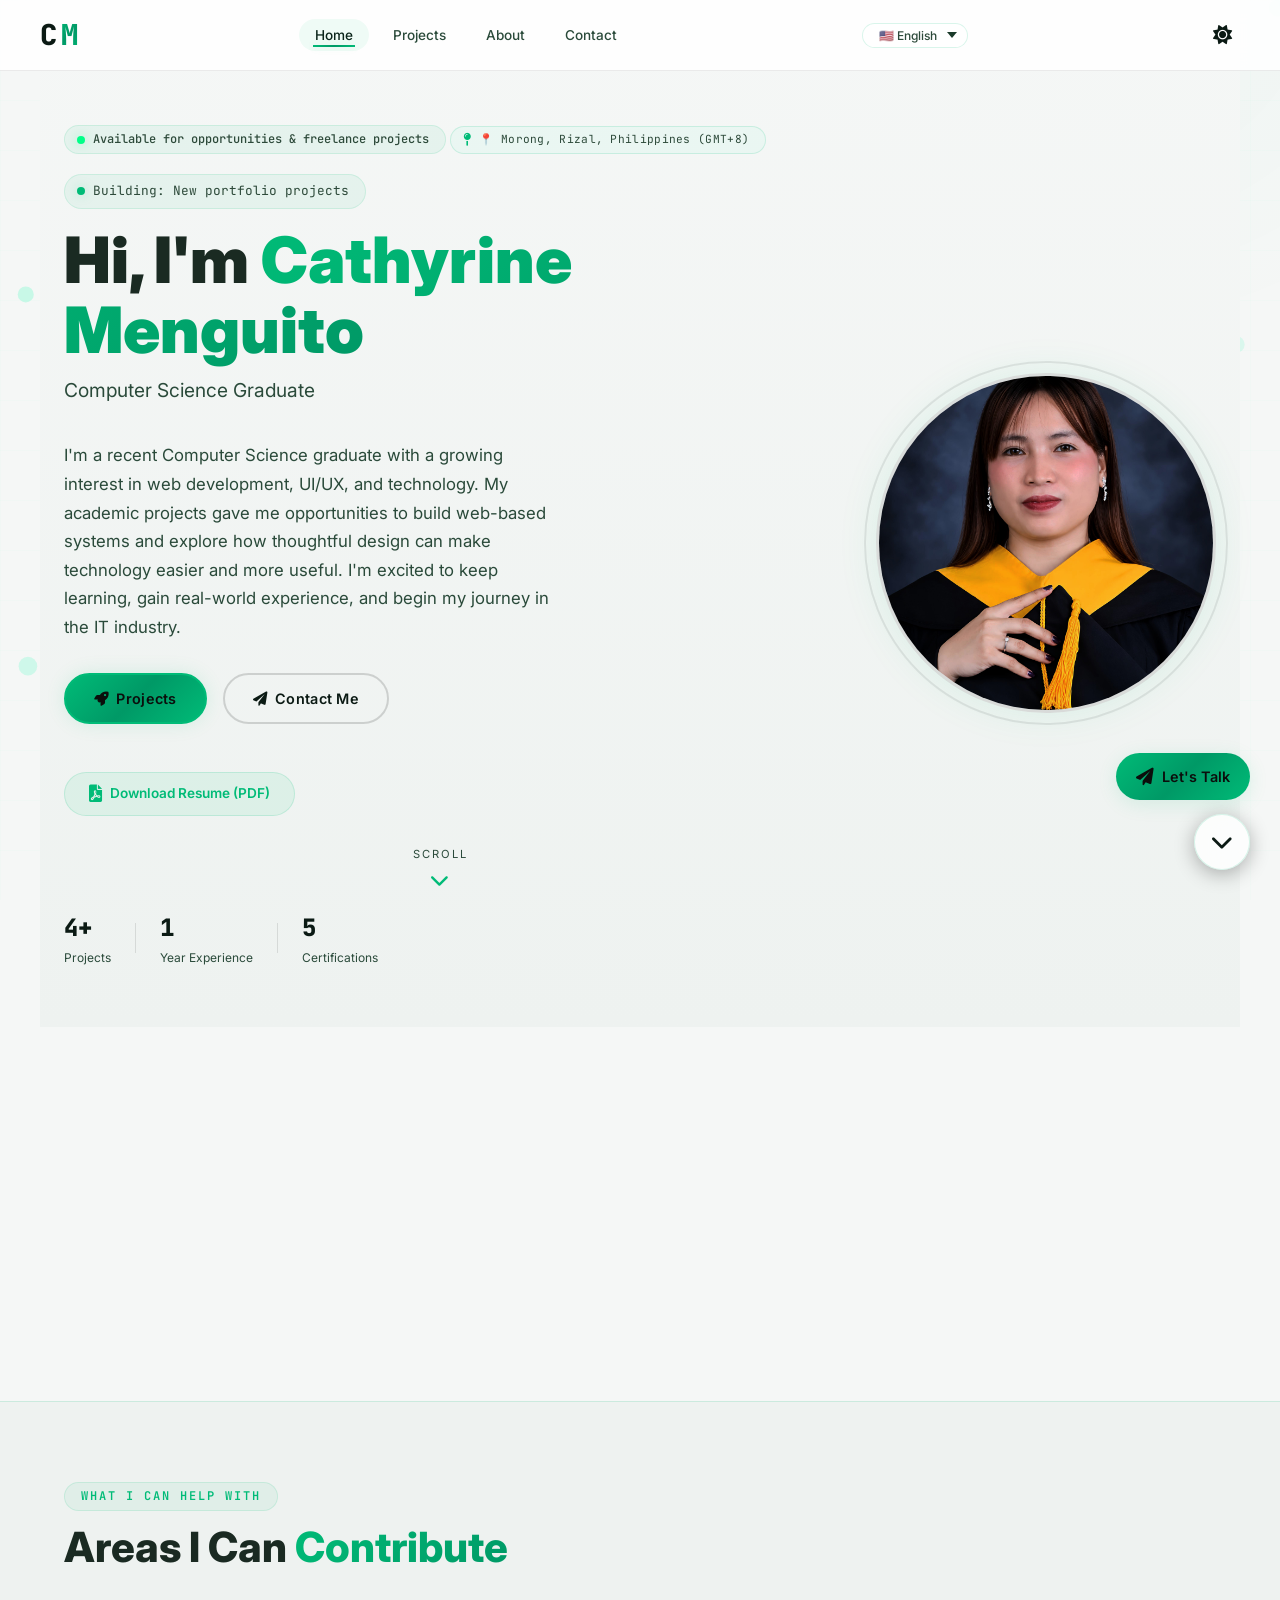
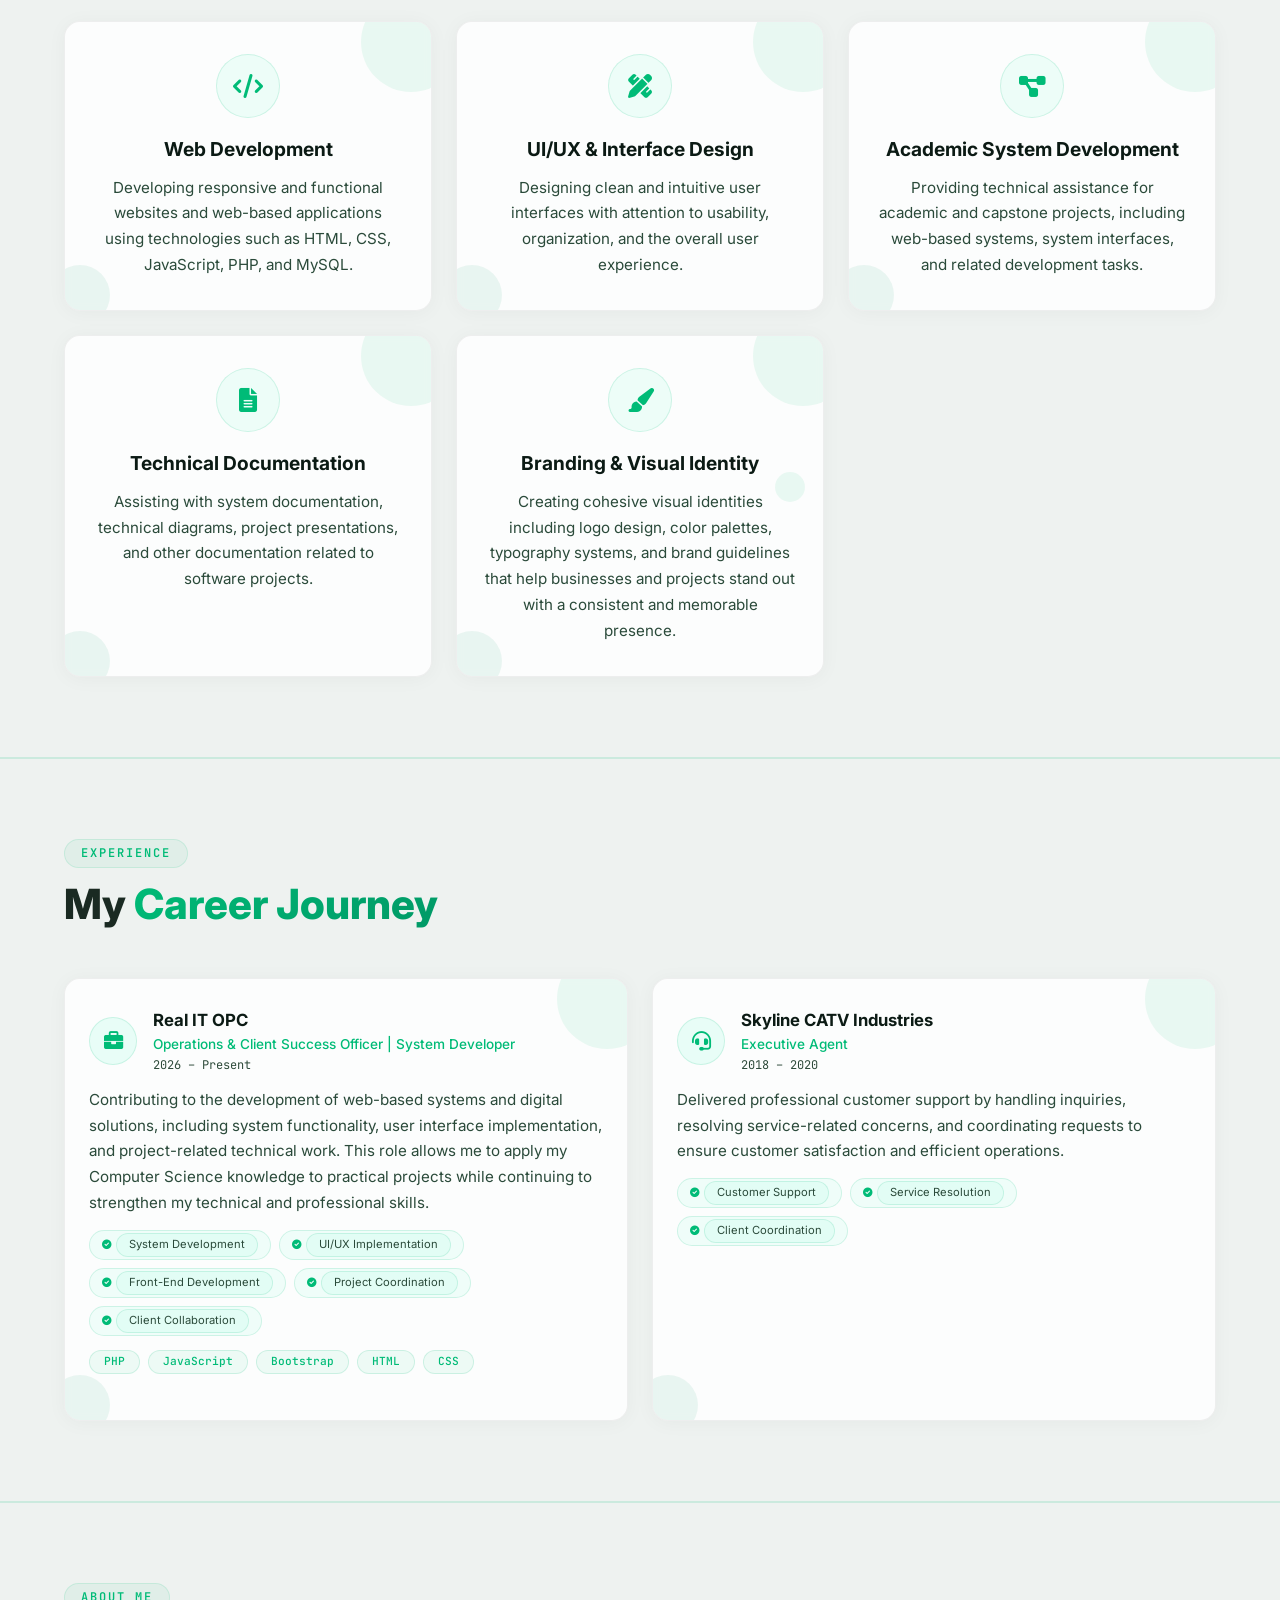
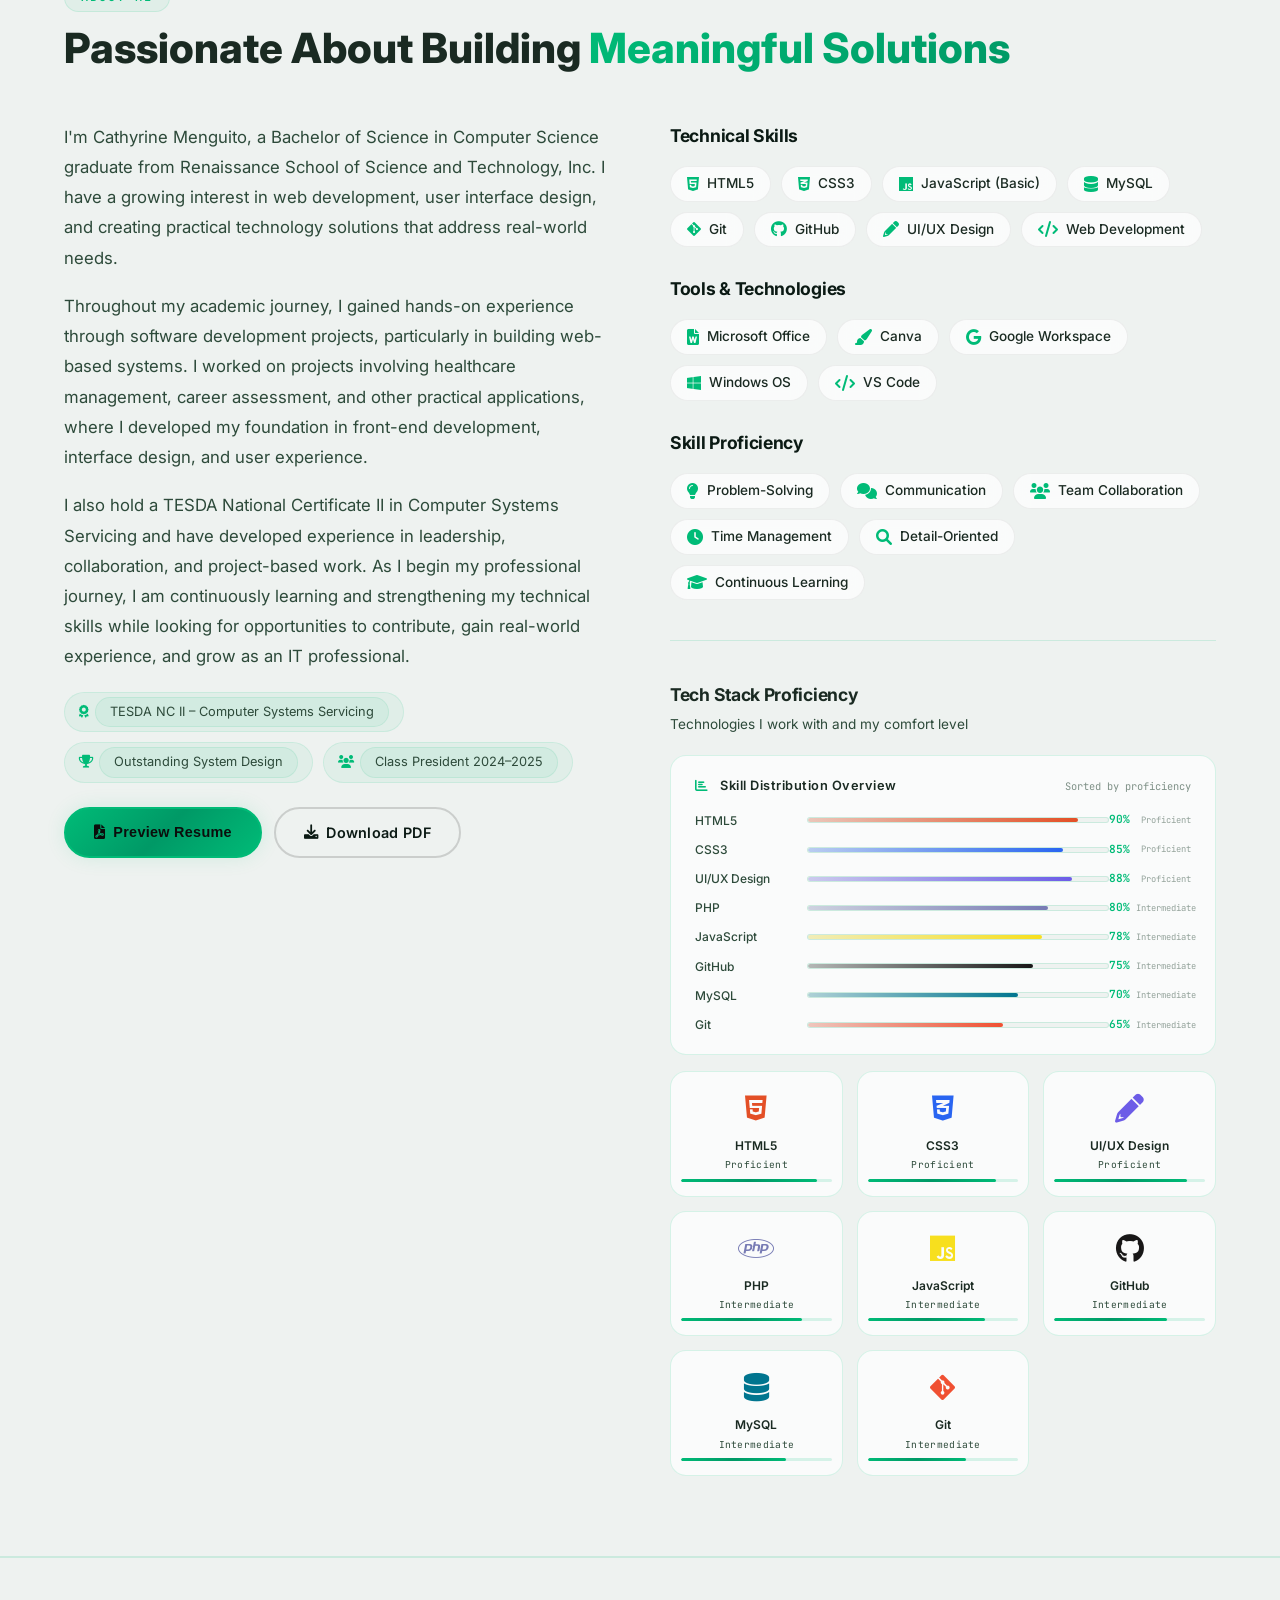
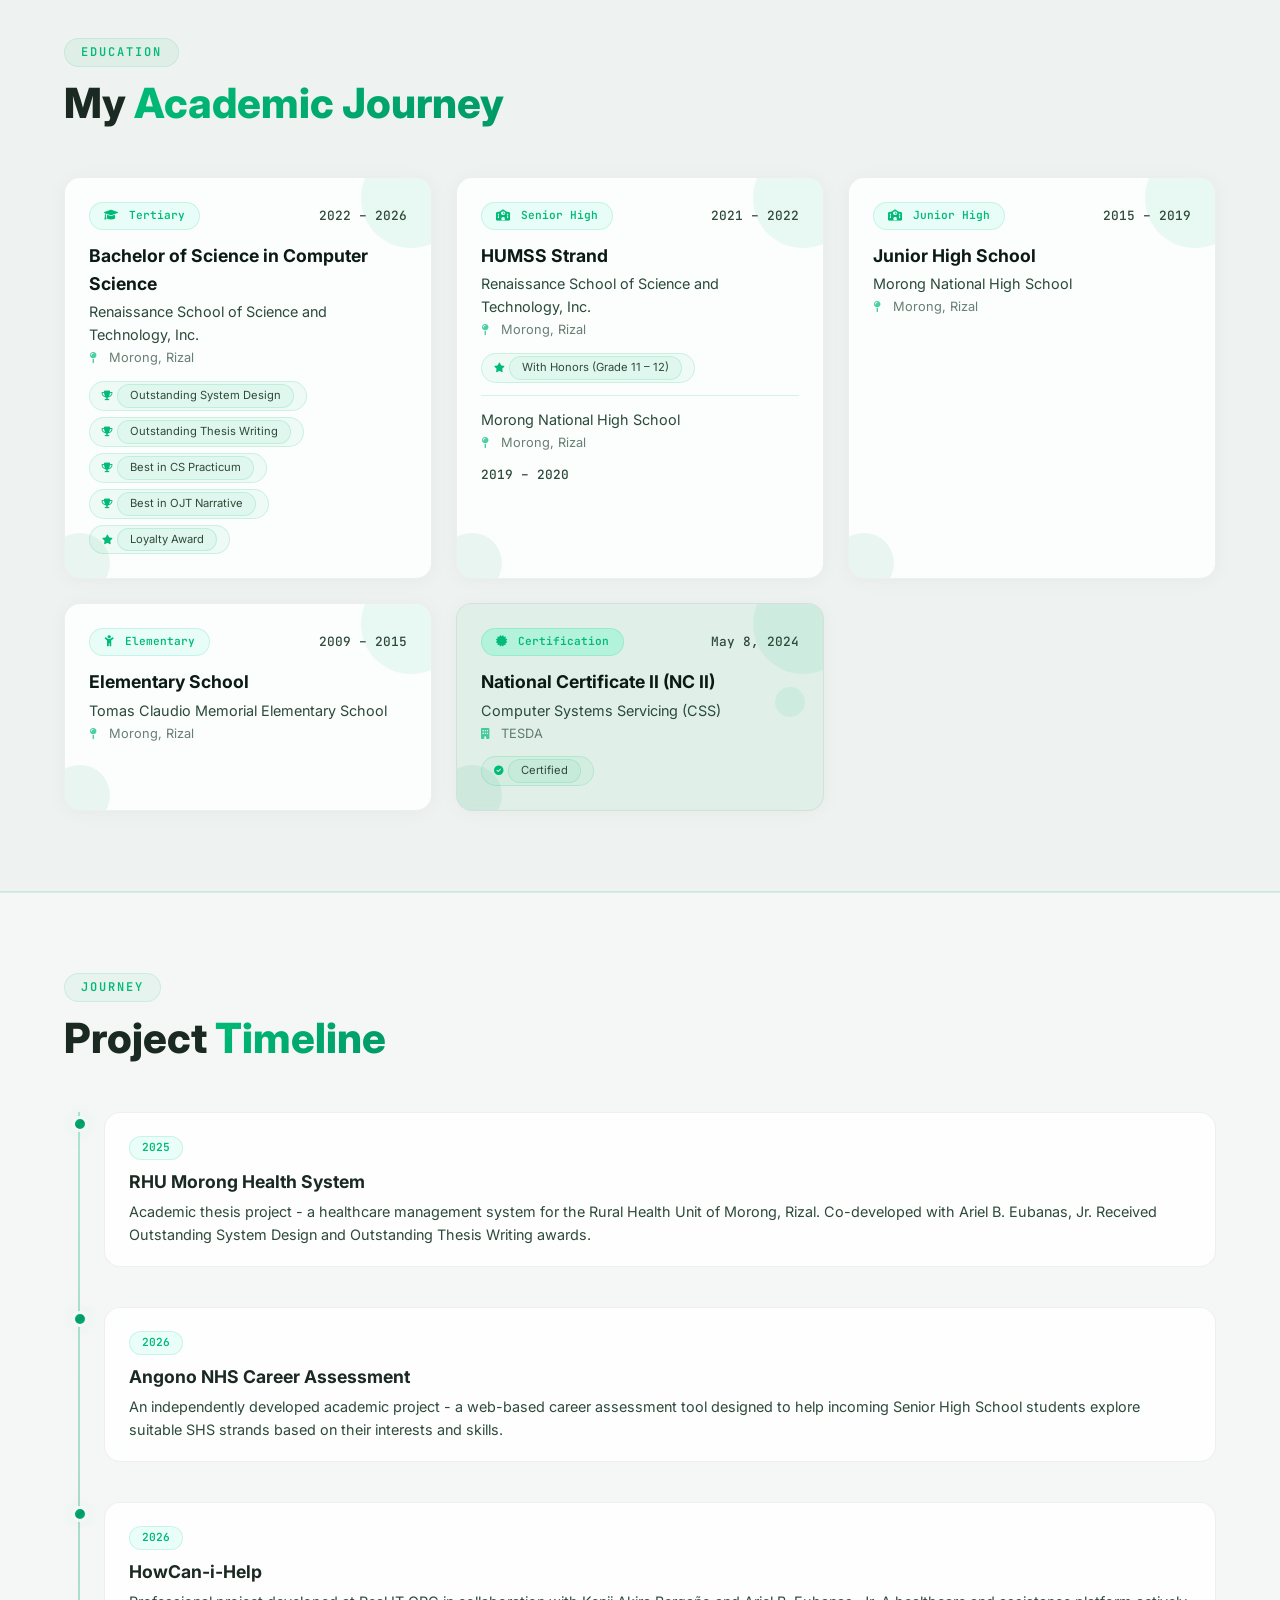
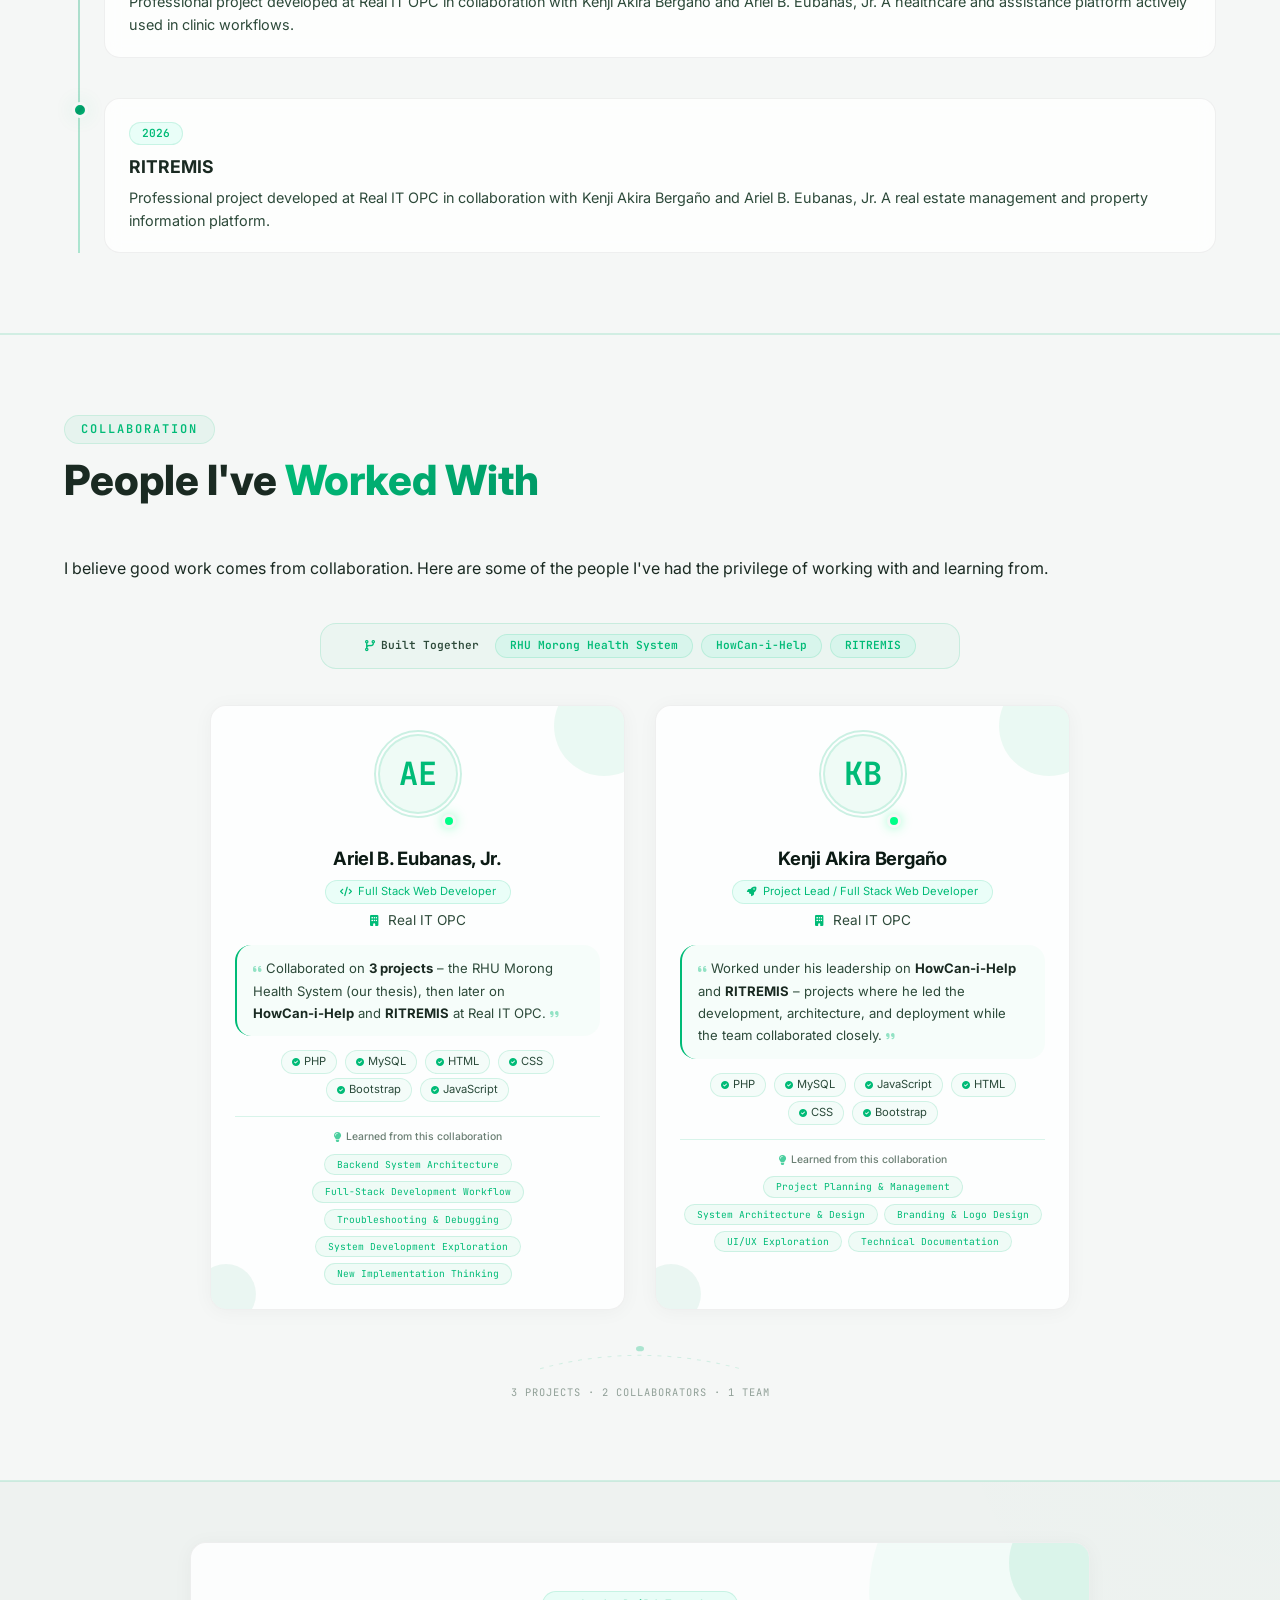
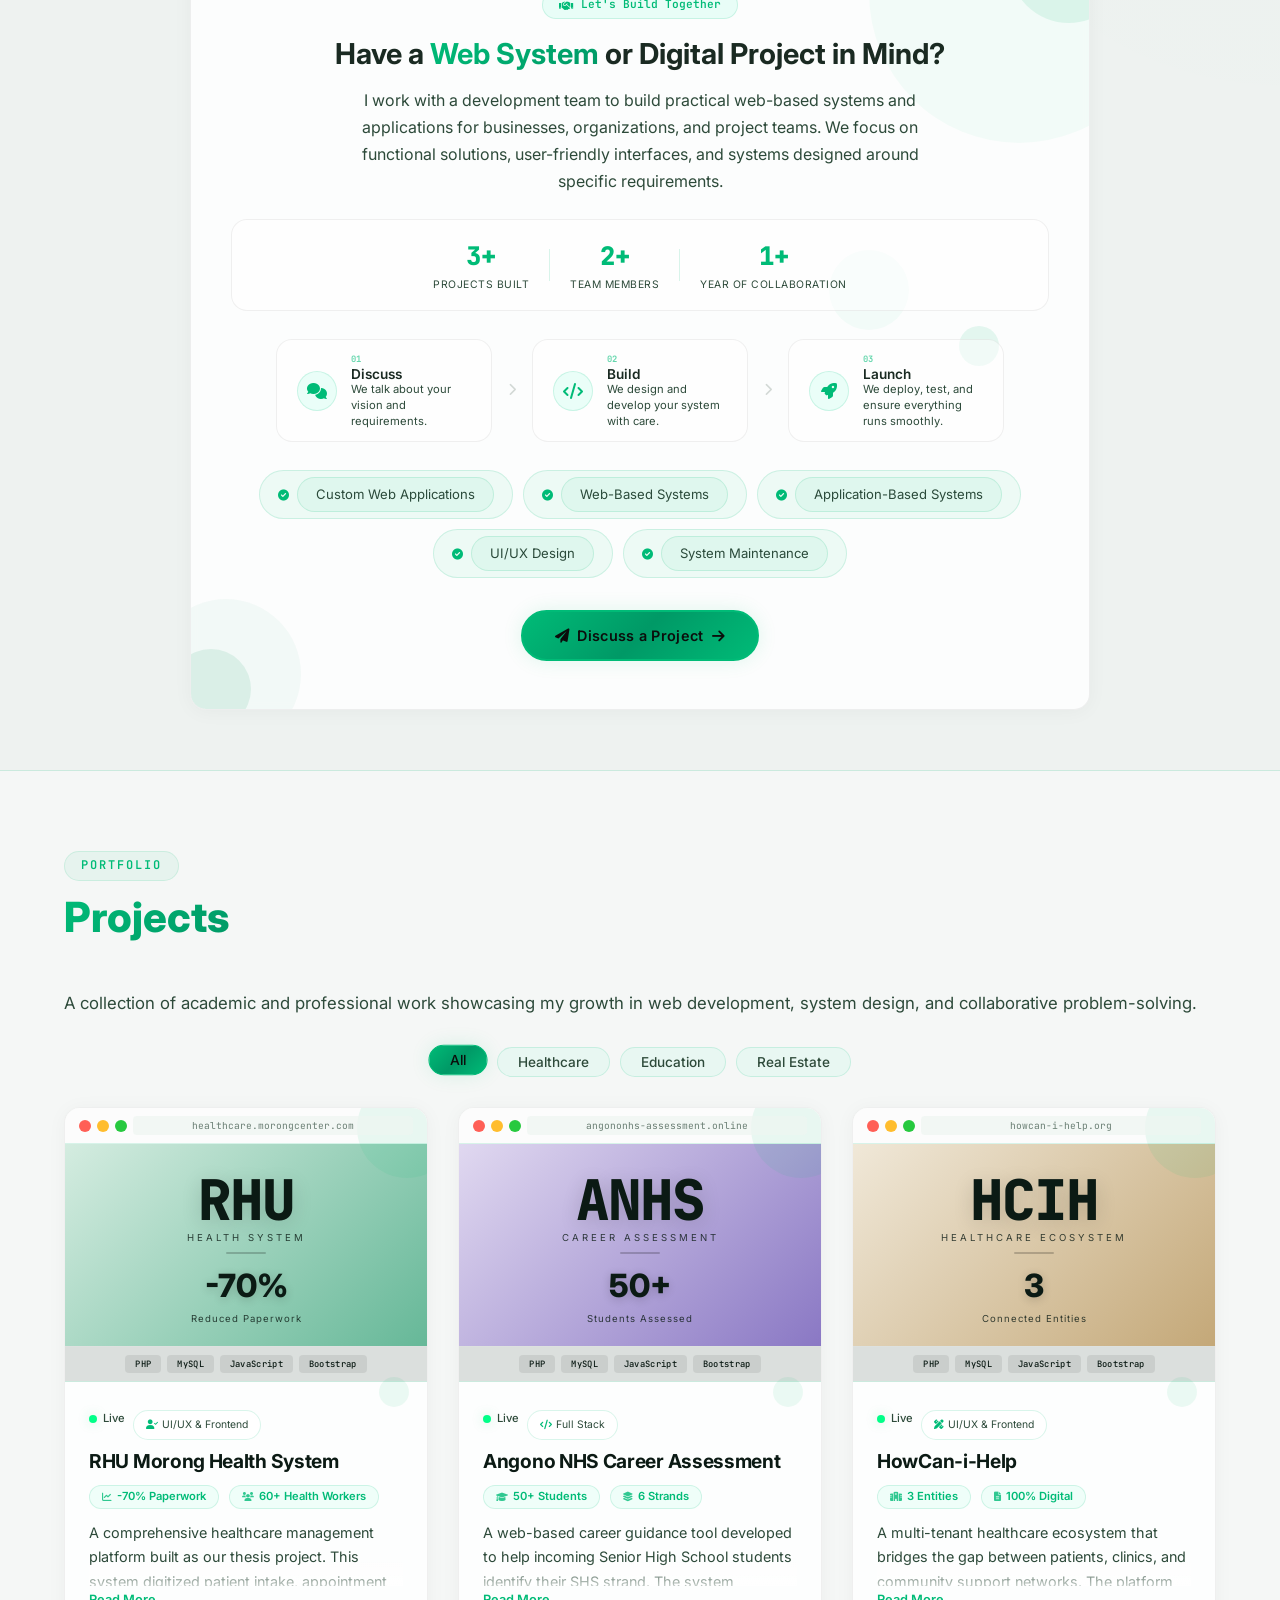
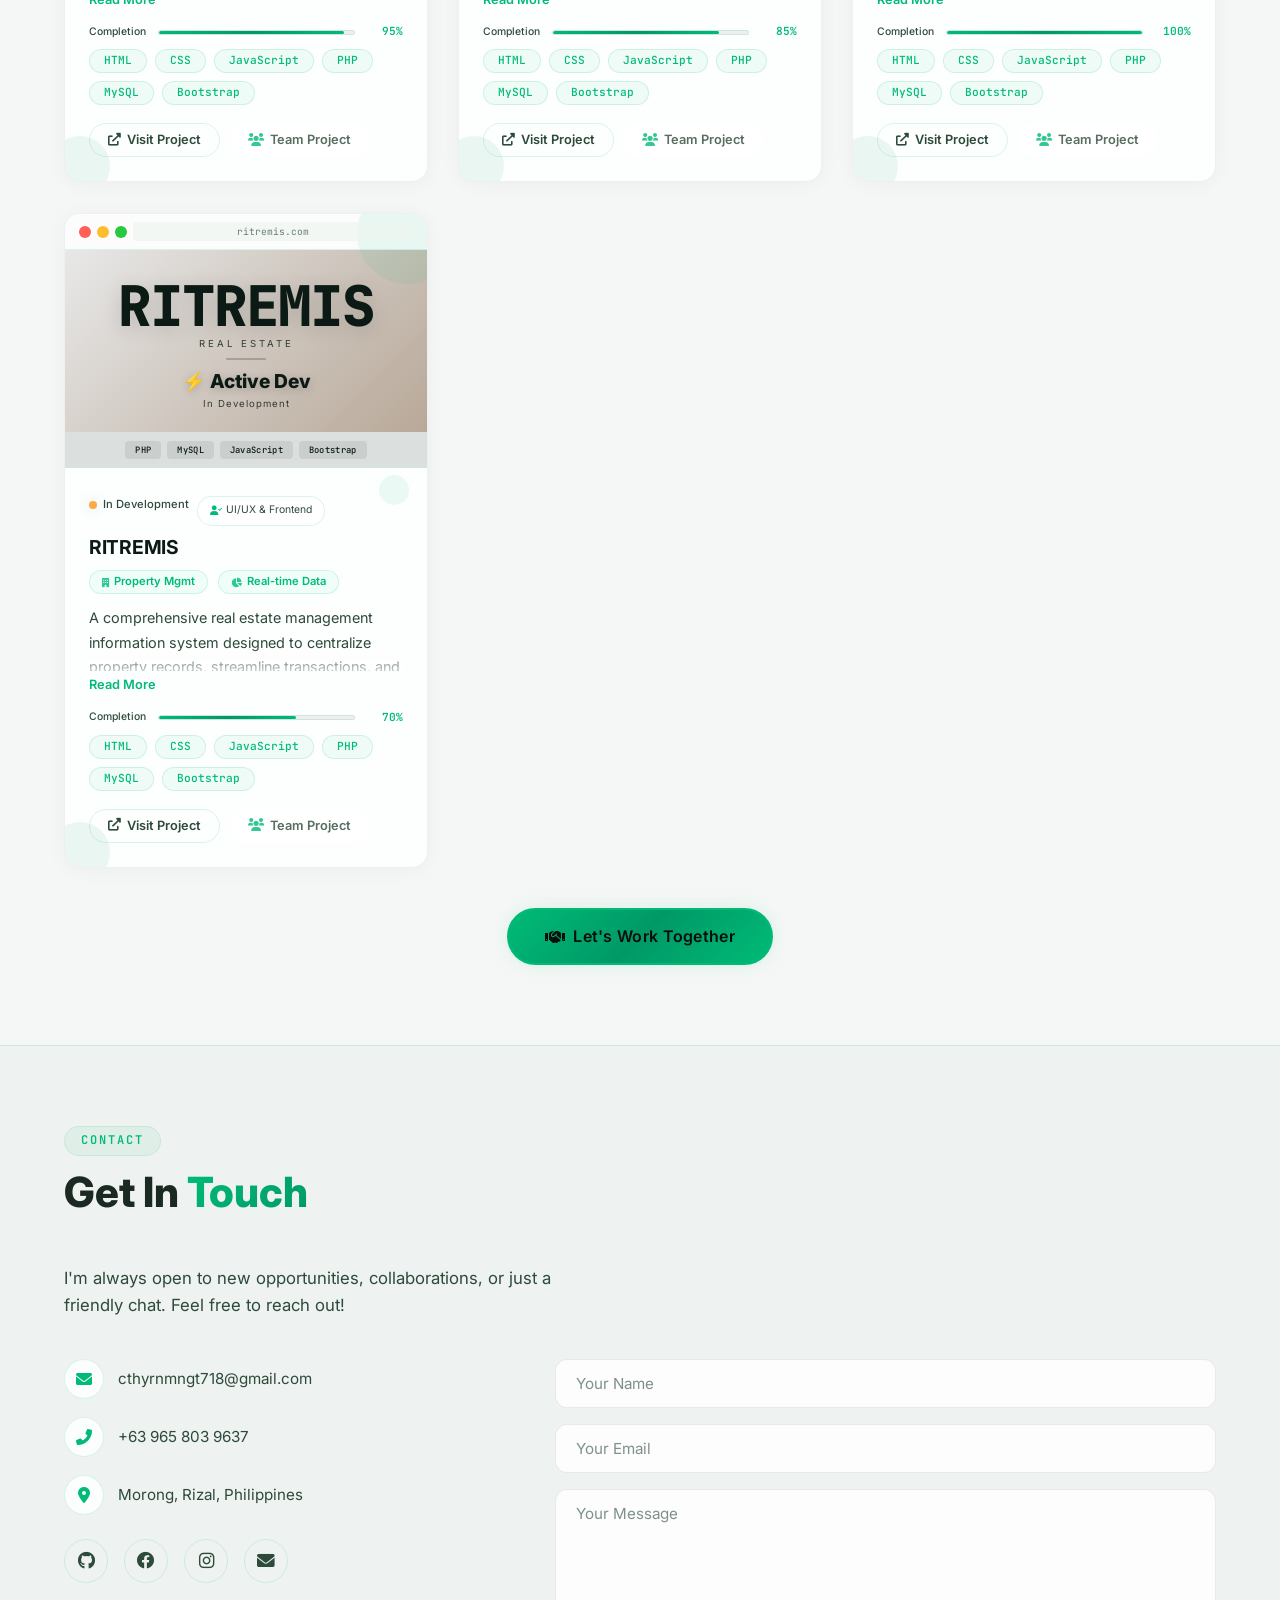
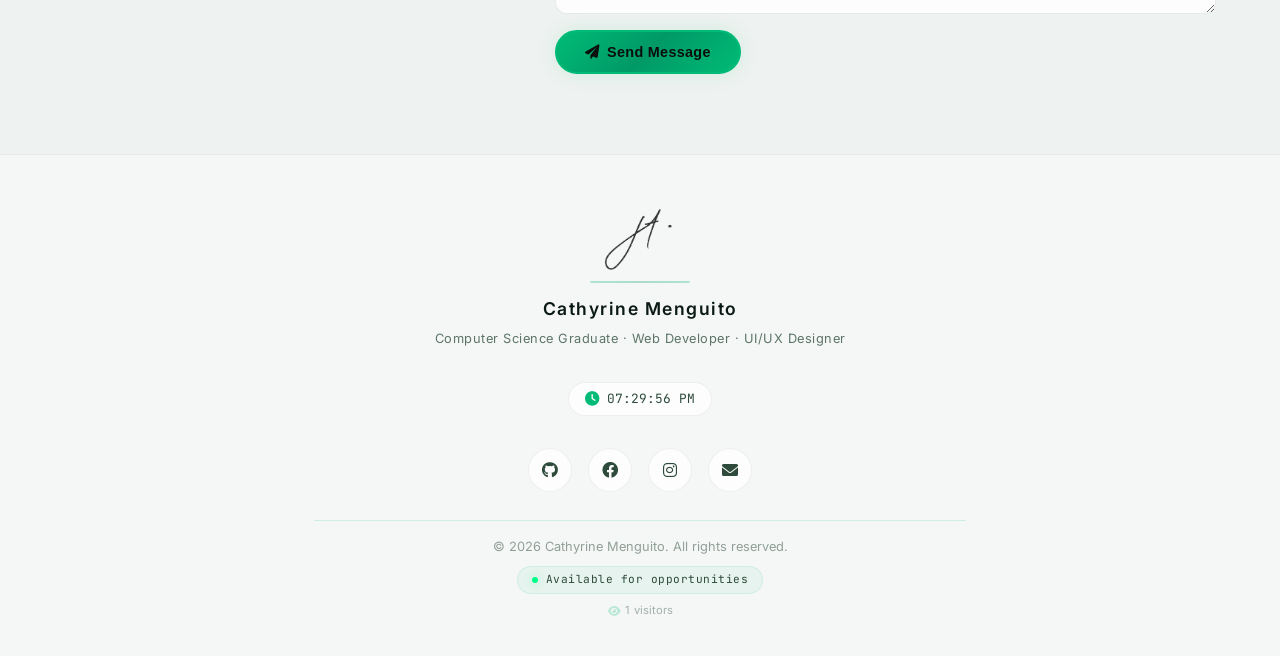
<file: index.html>
<!DOCTYPE html>
<html lang="en">
<head>
    <meta charset="UTF-8" />
    <meta name="viewport" content="width=device-width, initial-scale=1.0" />
    <title>Cathyrine Menguito | Web Developer & UI/UX Designer</title>

    <!-- ===== SECURITY HEADERS ===== -->
    <meta http-equiv="X-Frame-Options" content="DENY" />
    <meta http-equiv="X-XSS-Protection" content="1; mode=block" />
    <meta http-equiv="X-Content-Type-Options" content="nosniff" />
    <meta name="referrer" content="no-referrer-when-downgrade" />

    <!-- ===== SEO & OPEN GRAPH ===== -->
    <meta name="description" content="Cathyrine Menguito – Computer Science graduate, web developer, and UI/UX designer. Explore my projects in healthcare, education, and real estate." />
    <meta name="keywords" content="Cathyrine Menguito, web developer, UI/UX, portfolio, computer science, PHP, MySQL" />
    <link rel="canonical" href="https://cthyrnmngt718.github.io/" />

    <!-- hreflang for English & Japanese only -->
    <link rel="alternate" hreflang="en" href="https://cthyrnmngt718.github.io/" />
    <link rel="alternate" hreflang="ja" href="https://cthyrnmngt718.github.io/?lang=ja" />
    <link rel="alternate" hreflang="x-default" href="https://cthyrnmngt718.github.io/" />

    <meta property="og:title" content="Cathyrine Menguito | Web Developer & UI/UX Designer" />
    <meta property="og:description" content="Computer Science graduate building practical web systems for healthcare, education, and real estate." />
    <meta property="og:image" content="https://cthyrnmngt718.github.io/og-image.jpg" />
    <meta property="og:url" content="https://cthyrnmngt718.github.io/" />
    <meta name="twitter:card" content="summary_large_image" />

    <!-- ===== JSON-LD STRUCTURED DATA ===== -->
    <script type="application/ld+json">
    {
        "@context": "https://schema.org",
        "@type": "Person",
        "name": "Cathyrine Menguito",
        "url": "https://cthyrnmngt718.github.io/",
        "image": "https://cthyrnmngt718.github.io/1000014492.jpg",
        "jobTitle": "Web Developer & UI/UX Designer",
        "description": "Computer Science graduate building practical web systems for healthcare, education, and real estate.",
        "email": "cthyrnmngt718@gmail.com",
        "telephone": "+639658039637",
        "address": {
            "@type": "PostalAddress",
            "addressLocality": "Morong",
            "addressRegion": "Rizal",
            "addressCountry": "Philippines"
        },
        "sameAs": [
            "https://github.com/CthyrnMngt718",
            "https://www.facebook.com/cathyrine.menguito",
            "https://www.instagram.com/itsme_cthymngt/"
        ],
        "alumniOf": {
            "@type": "EducationalOrganization",
            "name": "Renaissance School of Science and Technology, Inc."
        },
        "hasCredential": {
            "@type": "EducationalOccupationalCredential",
            "name": "National Certificate II - Computer Systems Servicing",
            "issuedBy": {
                "@type": "Organization",
                "name": "TESDA"
            }
        }
    }
    </script>

    <!-- Google Fonts -->
    <link rel="preconnect" href="https://fonts.googleapis.com" />
    <link rel="preconnect" href="https://fonts.gstatic.com" crossorigin />
    <link href="https://fonts.googleapis.com/css2?family=Inter:wght@400;500;600;700;800;900&family=JetBrains+Mono:wght@400;600;700;800&display=swap" rel="stylesheet" />

    <!-- Favicon -->
    <link rel="apple-touch-icon" sizes="180x180" href="/apple-touch-icon.png" />
    <link rel="icon" type="image/png" sizes="32x32" href="/favicon-32x32.png" />
    <link rel="icon" type="image/png" sizes="16x16" href="/favicon-16x16.png" />
    <link rel="manifest" href="/site.webmanifest" />

    <!-- Font Awesome -->
    <link rel="stylesheet" href="https://cdnjs.cloudflare.com/ajax/libs/font-awesome/6.0.0-beta3/css/all.min.css" />

    <!-- ===== CUSTOM STYLES ===== -->
    <style>
        /* --- Project Thumbnails (Browser Mockup) --- */
        .project-thumbnail {
            background: var(--bg-secondary);
            border-bottom: 1px solid var(--border-mint);
            padding: 0;
            overflow: hidden;
        }
        .browser-mockup {
            background: var(--bg-card);
            padding: 8px 14px;
            display: flex;
            align-items: center;
            gap: 6px;
            border-bottom: 1px solid var(--border-mint);
        }
        .browser-dot {
            width: 12px;
            height: 12px;
            border-radius: 50%;
            display: inline-block;
            flex-shrink: 0;
        }
        .browser-dot.red { background: #ff5f56; }
        .browser-dot.yellow { background: #ffbd2e; }
        .browser-dot.green { background: #27c93f; }
        .browser-url {
            flex: 1;
            background: var(--bg-primary);
            border-radius: 4px;
            padding: 2px 10px;
            font-size: 0.6rem;
            color: var(--text-secondary);
            text-align: center;
            font-family: var(--font-mono);
            opacity: 0.7;
            white-space: nowrap;
            overflow: hidden;
            text-overflow: ellipsis;
        }
        [data-theme="light"] .browser-url {
            background: #eef5f1;
        }

        /* --- Thumbnail Content (Theme-Aware) --- */
        .thumbnail-body {
            padding: 28px 20px 20px;
            text-align: center;
            display: flex;
            flex-direction: column;
            align-items: center;
            justify-content: center;
            min-height: 160px;
        }
        .thumbnail-monogram {
            font-size: 3.5rem;
            font-weight: 900;
            font-family: var(--font-mono);
            line-height: 1;
            letter-spacing: -2px;
            text-shadow: 0 4px 20px rgba(0,0,0,0.15);
        }
        .thumbnail-label {
            font-size: 0.6rem;
            letter-spacing: 3px;
            text-transform: uppercase;
            opacity: 0.8;
            margin-top: 2px;
        }
        .thumbnail-metric {
            font-size: 2rem;
            font-weight: 800;
            text-shadow: 0 2px 10px rgba(0,0,0,0.2);
        }
        .thumbnail-metric-label {
            font-size: 0.6rem;
            opacity: 0.8;
            letter-spacing: 1px;
        }
        .thumbnail-divider {
            width: 40px;
            height: 2px;
            margin: 6px 0;
            border-radius: 2px;
        }

        /* --- Theme Classes for Thumbnails --- */
        /* Dark Mode (Default) */
        .thumbnail-theme-rhu {
            background: linear-gradient(135deg, #0b2a1a, #006644);
        }
        .thumbnail-theme-angono {
            background: linear-gradient(135deg, #1a1a3e, #4a3f8a);
        }
        .thumbnail-theme-howcan {
            background: linear-gradient(135deg, #2d1b00, #b85c00);
        }
        .thumbnail-theme-ritremis {
            background: linear-gradient(135deg, #1a1a1a, #7a6548);
        }

        /* Dark Mode: Text Colors (white) */
        .thumbnail-theme-rhu .thumbnail-monogram,
        .thumbnail-theme-angono .thumbnail-monogram,
        .thumbnail-theme-howcan .thumbnail-monogram,
        .thumbnail-theme-ritremis .thumbnail-monogram,
        .thumbnail-theme-rhu .thumbnail-label,
        .thumbnail-theme-angono .thumbnail-label,
        .thumbnail-theme-howcan .thumbnail-label,
        .thumbnail-theme-ritremis .thumbnail-label,
        .thumbnail-theme-rhu .thumbnail-metric,
        .thumbnail-theme-angono .thumbnail-metric,
        .thumbnail-theme-howcan .thumbnail-metric,
        .thumbnail-theme-ritremis .thumbnail-metric,
        .thumbnail-theme-rhu .thumbnail-metric-label,
        .thumbnail-theme-angono .thumbnail-metric-label,
        .thumbnail-theme-howcan .thumbnail-metric-label,
        .thumbnail-theme-ritremis .thumbnail-metric-label {
            color: #ffffff;
        }
        .thumbnail-theme-rhu .thumbnail-divider,
        .thumbnail-theme-angono .thumbnail-divider,
        .thumbnail-theme-howcan .thumbnail-divider,
        .thumbnail-theme-ritremis .thumbnail-divider {
            background: rgba(255,255,255,0.25);
        }

        /* Light Mode Overrides */
        [data-theme="light"] .thumbnail-theme-rhu {
            background: linear-gradient(135deg, #d4ece0, #66b898);
        }
        [data-theme="light"] .thumbnail-theme-angono {
            background: linear-gradient(135deg, #e0d8f0, #8a78c4);
        }
        [data-theme="light"] .thumbnail-theme-howcan {
            background: linear-gradient(135deg, #f0e8d8, #c4a878);
        }
        [data-theme="light"] .thumbnail-theme-ritremis {
            background: linear-gradient(135deg, #e8e8e8, #b8a898);
        }

        [data-theme="light"] .thumbnail-theme-rhu .thumbnail-monogram,
        [data-theme="light"] .thumbnail-theme-angono .thumbnail-monogram,
        [data-theme="light"] .thumbnail-theme-howcan .thumbnail-monogram,
        [data-theme="light"] .thumbnail-theme-ritremis .thumbnail-monogram,
        [data-theme="light"] .thumbnail-theme-rhu .thumbnail-label,
        [data-theme="light"] .thumbnail-theme-angono .thumbnail-label,
        [data-theme="light"] .thumbnail-theme-howcan .thumbnail-label,
        [data-theme="light"] .thumbnail-theme-ritremis .thumbnail-label,
        [data-theme="light"] .thumbnail-theme-rhu .thumbnail-metric,
        [data-theme="light"] .thumbnail-theme-angono .thumbnail-metric,
        [data-theme="light"] .thumbnail-theme-howcan .thumbnail-metric,
        [data-theme="light"] .thumbnail-theme-ritremis .thumbnail-metric,
        [data-theme="light"] .thumbnail-theme-rhu .thumbnail-metric-label,
        [data-theme="light"] .thumbnail-theme-angono .thumbnail-metric-label,
        [data-theme="light"] .thumbnail-theme-howcan .thumbnail-metric-label,
        [data-theme="light"] .thumbnail-theme-ritremis .thumbnail-metric-label {
            color: #0b1a14;
        }
        [data-theme="light"] .thumbnail-theme-rhu .thumbnail-divider,
        [data-theme="light"] .thumbnail-theme-angono .thumbnail-divider,
        [data-theme="light"] .thumbnail-theme-howcan .thumbnail-divider,
        [data-theme="light"] .thumbnail-theme-ritremis .thumbnail-divider {
            background: rgba(0,0,0,0.2);
        }

        /* Tech bar inside thumbnail */
        .thumbnail-tech-bar {
            display: flex;
            gap: 6px;
            padding: 8px 12px;
            width: 100%;
            background: rgba(0,0,0,0.25);
            justify-content: center;
            border-top: 1px solid rgba(255,255,255,0.06);
            flex-wrap: wrap;
        }
        .thumbnail-tech-bar span {
            font-size: 0.55rem;
            background: rgba(255,255,255,0.12);
            padding: 2px 10px;
            border-radius: 4px;
            color: #fff;
            font-family: var(--font-mono);
            font-weight: 500;
            letter-spacing: 0.3px;
        }
        [data-theme="light"] .thumbnail-tech-bar {
            background: rgba(0,0,0,0.08);
        }
        [data-theme="light"] .thumbnail-tech-bar span {
            background: rgba(0,0,0,0.06);
            color: #0b1a14;
        }

        /* --- Impact Badges --- */
        .project-impact {
            display: flex;
            gap: 10px;
            flex-wrap: wrap;
            margin: 6px 0 12px 0;
        }
        .impact-badge {
            background: rgba(0, 255, 171, 0.06);
            border: 1px solid var(--border-mint);
            padding: 2px 12px;
            border-radius: 50px;
            font-size: 0.7rem;
            font-weight: 600;
            color: var(--mint-primary);
            display: inline-flex;
            align-items: center;
            gap: 5px;
        }
        .impact-badge i {
            font-size: 0.6rem;
            opacity: 0.8;
        }

        /* --- Status & Role Tags --- */
        .project-meta-tags {
            display: flex;
            gap: 8px;
            flex-wrap: wrap;
            margin-bottom: 6px;
        }
        .status-badge {
            display: inline-flex;
            align-items: center;
            gap: 6px;
            font-size: 0.65rem;
            color: var(--text-secondary);
            font-weight: 500;
        }
        .status-dot {
            width: 8px;
            height: 8px;
            border-radius: 50%;
            display: inline-block;
        }
        .status-dot.green {
            background: #00ff88;
            box-shadow: 0 0 10px rgba(0, 255, 136, 0.3);
        }
        .status-dot.yellow {
            background: #ffaa44;
            box-shadow: 0 0 10px rgba(255, 170, 68, 0.3);
        }
        .role-tag {
            font-size: 0.65rem;
            background: var(--bg-card);
            border: 1px solid var(--border-mint);
            padding: 2px 12px;
            border-radius: 50px;
            color: var(--text-secondary);
            display: inline-flex;
            align-items: center;
            gap: 4px;
        }
        .role-tag i {
            color: var(--mint-primary);
            font-size: 0.6rem;
        }

        /* --- Project Description --- */
        .proj-desc {
            max-height: 4.5em;
            overflow: hidden;
            transition: max-height 0.4s cubic-bezier(0.4, 0, 0.2, 1);
            line-height: 1.7;
            color: var(--text-secondary);
            font-size: 0.9rem;
            position: relative;
        }
        .proj-desc.expanded {
            max-height: 2000px;
        }
        .proj-desc::after {
            content: '';
            position: absolute;
            bottom: 0;
            left: 0;
            right: 0;
            height: 24px;
            background: linear-gradient(transparent, var(--bg-card));
            pointer-events: none;
            transition: opacity 0.4s ease;
        }
        .proj-desc.expanded::after {
            opacity: 0;
        }
        .proj-desc strong {
            color: var(--text-primary);
        }
        .proj-desc ul {
            margin: 4px 0 8px 18px;
            color: var(--text-secondary);
            list-style: none;
            padding-left: 0;
        }
        .proj-desc ul li {
            position: relative;
            padding-left: 18px;
            margin-bottom: 2px;
            font-size: 0.85rem;
        }
        .proj-desc ul li::before {
            content: '▹';
            position: absolute;
            left: 0;
            color: var(--mint-primary);
        }

        .read-more-btn {
            background: none;
            border: none;
            color: var(--mint-primary);
            cursor: pointer;
            font-size: 0.8rem;
            padding: 6px 0 2px 0;
            font-weight: 600;
            font-family: var(--font-sans);
            transition: var(--transition);
            display: inline-block;
        }
        .read-more-btn:hover {
            opacity: 0.7;
            transform: translateX(4px);
        }

        /* --- Project Actions --- */
        .project-actions {
            display: flex;
            gap: 10px;
            flex-wrap: wrap;
            margin-top: 12px;
        }
        .project-actions .btn-outline {
            background: transparent;
            color: var(--text-secondary);
            border: 1px solid var(--border-mint);
            padding: 6px 18px;
            border-radius: 50px;
            font-size: 0.8rem;
            font-weight: 600;
            display: inline-flex;
            align-items: center;
            gap: 6px;
            transition: all 0.3s var(--ease-spring);
            cursor: pointer;
            text-decoration: none;
        }
        .project-actions .btn-outline:hover {
            border-color: var(--mint-primary);
            color: var(--mint-primary);
            box-shadow: 0 0 20px var(--mint-glow);
            transform: translateY(-2px);
        }
        .project-actions .btn-team {
            background: var(--bg-card);
            border-color: var(--border-mint);
            color: var(--text-secondary);
            cursor: default;
            opacity: 0.8;
            padding: 6px 18px;
            border-radius: 50px;
            font-size: 0.8rem;
            font-weight: 600;
            display: inline-flex;
            align-items: center;
            gap: 6px;
        }
        .project-actions .btn-team i {
            color: var(--mint-primary);
        }

        /* --- Filter Animations --- */
        .project-grid .project-card {
            transition: all 0.5s cubic-bezier(0.4, 0, 0.2, 1);
            opacity: 1;
            transform: scale(1) translateY(0);
            animation: cardEntrance 0.6s cubic-bezier(0.34, 1.56, 0.64, 1) forwards;
        }
        .project-grid .project-card.filtered-out {
            opacity: 0;
            transform: scale(0.85) translateY(30px);
            pointer-events: none;
            display: none !important;
        }
        .project-grid .project-card.filtered-in {
            opacity: 0;
            transform: scale(0.92) translateY(20px);
            animation: cardEntrance 0.6s cubic-bezier(0.34, 1.56, 0.64, 1) forwards;
        }
        .project-grid .project-card:nth-child(1) { animation-delay: 0.05s; }
        .project-grid .project-card:nth-child(2) { animation-delay: 0.12s; }
        .project-grid .project-card:nth-child(3) { animation-delay: 0.19s; }
        .project-grid .project-card:nth-child(4) { animation-delay: 0.26s; }
        .project-grid .project-card.filtered-in:nth-child(1) { animation-delay: 0.05s; }
        .project-grid .project-card.filtered-in:nth-child(2) { animation-delay: 0.12s; }
        .project-grid .project-card.filtered-in:nth-child(3) { animation-delay: 0.19s; }
        .project-grid .project-card.filtered-in:nth-child(4) { animation-delay: 0.26s; }

        @keyframes cardEntrance {
            from { opacity: 0; transform: translateY(30px) scale(0.92); }
            to { opacity: 1; transform: translateY(0) scale(1); }
        }

        /* --- Card Hover Effects --- */
        .project-card {
            transition: all 0.4s cubic-bezier(0.34, 1.56, 0.64, 1);
            position: relative;
        }
        .project-card:hover {
            transform: translateY(-8px) scale(1.01);
            box-shadow: 0 20px 60px rgba(0, 255, 171, 0.15);
            border-color: var(--mint-primary);
        }
        .project-card::after {
            content: '';
            position: absolute;
            inset: 0;
            border-radius: var(--radius);
            background: linear-gradient(135deg, transparent, rgba(0, 255, 171, 0.02));
            opacity: 0;
            transition: opacity 0.4s ease;
            pointer-events: none;
        }
        .project-card:hover::after {
            opacity: 1;
        }
        [data-theme="light"] .project-card:hover {
            box-shadow: 0 20px 60px rgba(0, 200, 120, 0.15);
        }

        /* --- Filter Button Animation --- */
        .filter-btn {
            transition: all 0.3s cubic-bezier(0.34, 1.56, 0.64, 1);
            position: relative;
        }
        .filter-btn:hover {
            transform: translateY(-2px);
        }
        .filter-btn.active {
            transform: translateY(-2px) scale(1.02);
        }

        /* --- Tech Stack: Skill Distribution Bars --- */
        .skill-distribution-container {
            background: var(--bg-card);
            border: 1px solid var(--border-mint);
            border-radius: var(--radius);
            padding: 20px 24px;
            margin: 20px 0 16px 0;
            transition: border-color 0.3s ease;
        }
        .skill-distribution-container:hover {
            border-color: var(--mint-primary);
        }
        .skill-distribution-bar {
            transition: width 1.2s cubic-bezier(0.2, 0.9, 0.3, 1);
            border-radius: 4px;
            height: 100%;
        }
        [data-theme="light"] .skill-distribution-container {
            background: rgba(255, 255, 255, 0.7);
        }

        /* --- Tech Stack Grid --- */
        .tech-stack-grid {
            display: grid;
            grid-template-columns: repeat(auto-fit, minmax(130px, 1fr));
            gap: 14px;
            margin-top: 16px;
        }
        .tech-stack-item {
            background: var(--bg-card);
            border: 1px solid var(--border-mint);
            border-radius: var(--radius);
            padding: 14px 10px;
            text-align: center;
            transition: all 0.3s cubic-bezier(0.34, 1.56, 0.64, 1);
        }
        .tech-stack-item:hover {
            border-color: var(--mint-primary);
            transform: translateY(-6px) scale(1.02);
            box-shadow: 0 12px 40px var(--mint-glow);
        }
        .tech-stack-item .tech-icon {
            font-size: 1.8rem;
            display: block;
            margin-bottom: 4px;
        }
        .tech-stack-item .tech-name {
            font-size: 0.75rem;
            font-weight: 600;
            color: var(--text-primary);
            display: block;
        }
        .tech-stack-item .tech-level {
            font-size: 0.6rem;
            color: var(--text-secondary);
            display: block;
            margin-top: 2px;
            font-family: var(--font-mono);
            letter-spacing: 0.3px;
        }
        .tech-stack-item .tech-level-bar {
            width: 100%;
            height: 3px;
            background: var(--border-mint);
            border-radius: 4px;
            margin-top: 6px;
            overflow: hidden;
        }
        .tech-stack-item .tech-level-bar .fill {
            height: 100%;
            border-radius: 4px;
            background: var(--mint-gradient);
            transition: width 1.2s cubic-bezier(0.2, 0.9, 0.3, 1);
            width: 0%;
        }
        [data-theme="light"] .tech-stack-item {
            background: rgba(255, 255, 255, 0.6);
        }

        /* --- Location Badge --- */
        .location-badge {
            display: inline-flex;
            align-items: center;
            gap: 8px;
            background: rgba(0, 255, 171, 0.04);
            border: 1px solid var(--border-mint);
            padding: 4px 16px 4px 12px;
            border-radius: 50px;
            font-size: 0.7rem;
            color: var(--text-secondary);
            margin: 6px 0 12px 0;
            font-family: var(--font-mono);
            letter-spacing: 0.3px;
        }
        .location-badge i {
            color: var(--mint-primary);
            font-size: 0.8rem;
        }

        /* --- Resume Download Hero --- */
        .resume-download-hero {
            display: inline-flex;
            align-items: center;
            gap: 8px;
            background: rgba(0, 255, 171, 0.08);
            border: 1px solid var(--border-mint);
            padding: 10px 24px;
            border-radius: 50px;
            font-size: 0.85rem;
            font-weight: 600;
            color: var(--mint-primary);
            transition: all 0.3s var(--ease-spring);
            text-decoration: none;
            margin-top: 8px;
        }
        .resume-download-hero:hover {
            background: var(--mint-primary);
            color: #0b0e0c;
            border-color: var(--mint-primary);
            transform: translateY(-3px);
            box-shadow: 0 0 30px var(--mint-glow);
        }
        .resume-download-hero i {
            font-size: 1.1rem;
        }

        /* --- Light Mode Adjustments --- */
        [data-theme="light"] .proj-desc::after {
            background: linear-gradient(transparent, rgba(255,255,255,0.7));
        }
        [data-theme="light"] .resume-download-hero {
            background: rgba(0, 200, 120, 0.08);
        }
        [data-theme="light"] .resume-download-hero:hover {
            background: var(--mint-primary);
            color: #0b0e0c;
        }

        /* ===== PARTICLES EFFECT ON ALL CARDS ===== */
        .card-particle {
            position: absolute;
            border-radius: 50%;
            pointer-events: none;
            opacity: 0.04;
            z-index: 0;
        }
        .card-particle-1 {
            width: 120px;
            height: 120px;
            top: -40px;
            right: -40px;
            background: var(--mint-primary);
            animation: floatParticle 8s ease-in-out infinite;
        }
        .card-particle-2 {
            width: 80px;
            height: 80px;
            bottom: -20px;
            left: -20px;
            background: var(--mint-secondary);
            animation: floatParticle 10s ease-in-out infinite reverse;
        }
        .card-particle-3 {
            width: 40px;
            height: 40px;
            top: 50%;
            right: 10%;
            background: var(--mint-primary);
            animation: floatParticle 6s ease-in-out infinite;
            animation-delay: 1s;
        }
        @keyframes floatParticle {
            0%, 100% { transform: translate(0, 0) scale(1); opacity: 0.04; }
            50% { transform: translate(-20px, -30px) scale(1.5); opacity: 0.08; }
        }

        [data-theme="light"] .card-particle-1,
        [data-theme="light"] .card-particle-2,
        [data-theme="light"] .card-particle-3 {
            opacity: 0.08;
        }
        [data-theme="light"] .card-particle-1 {
            background: #00bb77;
        }
        [data-theme="light"] .card-particle-2 {
            background: #009966;
        }
        [data-theme="light"] .card-particle-3 {
            background: #00bb77;
        }
        [data-theme="light"] .card-particle-1,
        [data-theme="light"] .card-particle-2,
        [data-theme="light"] .card-particle-3 {
            opacity: 0.10;
        }

        /* Apply particles to cards */
        .project-card,
        .service-card,
        .edu-card,
        .experience-card,
        .team-card {
            position: relative;
            overflow: hidden;
        }
        .project-card .card-particle,
        .service-card .card-particle,
        .edu-card .card-particle,
        .experience-card .card-particle,
        .team-card .card-particle {
            position: absolute;
            border-radius: 50%;
            pointer-events: none;
            z-index: 0;
        }
        .project-card .card-particle-1,
        .service-card .card-particle-1,
        .edu-card .card-particle-1,
        .experience-card .card-particle-1,
        .team-card .card-particle-1 {
            width: 100px;
            height: 100px;
            top: -30px;
            right: -30px;
            background: var(--mint-primary);
            opacity: 0.03;
            animation: floatParticle 8s ease-in-out infinite;
        }
        .project-card .card-particle-2,
        .service-card .card-particle-2,
        .edu-card .card-particle-2,
        .experience-card .card-particle-2,
        .team-card .card-particle-2 {
            width: 60px;
            height: 60px;
            bottom: -15px;
            left: -15px;
            background: var(--mint-secondary);
            opacity: 0.03;
            animation: floatParticle 10s ease-in-out infinite reverse;
        }
        .project-card .card-particle-3,
        .service-card .card-particle-3,
        .edu-card .card-particle-3,
        .experience-card .card-particle-3,
        .team-card .card-particle-3 {
            width: 30px;
            height: 30px;
            top: 40%;
            right: 5%;
            background: var(--mint-primary);
            opacity: 0.03;
            animation: floatParticle 6s ease-in-out infinite;
            animation-delay: 1s;
        }

        [data-theme="light"] .project-card .card-particle-1,
        [data-theme="light"] .service-card .card-particle-1,
        [data-theme="light"] .edu-card .card-particle-1,
        [data-theme="light"] .experience-card .card-particle-1,
        [data-theme="light"] .team-card .card-particle-1,
        [data-theme="light"] .project-card .card-particle-2,
        [data-theme="light"] .service-card .card-particle-2,
        [data-theme="light"] .edu-card .card-particle-2,
        [data-theme="light"] .experience-card .card-particle-2,
        [data-theme="light"] .team-card .card-particle-2,
        [data-theme="light"] .project-card .card-particle-3,
        [data-theme="light"] .service-card .card-particle-3,
        [data-theme="light"] .edu-card .card-particle-3,
        [data-theme="light"] .experience-card .card-particle-3,
        [data-theme="light"] .team-card .card-particle-3 {
            opacity: 0.08;
        }
    </style>

    <!-- Custom CSS (external) -->
    <link rel="stylesheet" href="style.css" />
</head>
<body>
    <!-- ========== SKIP TO CONTENT ========== -->
    <a href="#main-content" class="skip-link" data-i18n="skip_link">Skip to main content</a>

    <!-- ========== PAGE LOADER ========== -->
    <div class="loader" id="page-loader">
        <div class="loader-spinner"></div>
        <p class="loader-text" data-i18n="loader_text">Loading...</p>
    </div>

    <!-- ========== PARTICLES CANVAS ========== -->
    <canvas id="particles-canvas"></canvas>

    <!-- ========== CURSOR GLOW ========== -->
    <div id="cursor-glow"></div>

    <!-- ========== FLOATING CTA ========== -->
    <a href="#contact" class="floating-cta" id="floating-cta" aria-label="Contact me">
        <i class="fas fa-paper-plane"></i>
        <span data-i18n="floating_cta">Let's Talk</span>
    </a>

    <!-- ========== NAVIGATION ========== -->
    <header>
        <nav role="navigation" aria-label="Main navigation">
            <div class="logo">
                <a href="#" aria-label="Home">
                    <span class="logo-c">C</span>
                    <span class="logo-m">M</span>
                </a>
            </div>
            <ul class="nav-links" role="menubar">
                <li role="none"><a href="#hero" role="menuitem" class="active" data-i18n="nav_home">Home</a></li>
                <li role="none"><a href="#projects-section" role="menuitem" data-i18n="nav_projects">Projects</a></li>
                <li role="none"><a href="#about" role="menuitem" data-i18n="nav_about">About</a></li>
                <li role="none"><a href="#contact" role="menuitem" data-i18n="nav_contact">Contact</a></li>
            </ul>

            <!-- Language Switcher (English & Japanese only) -->
            <div class="lang-switcher-wrapper">
                <select id="language-switcher" aria-label="Select language">
                    <option value="en">🇺🇸 English</option>
                    <option value="ja">🇯🇵 日本語</option>
                </select>
            </div>

            <button id="theme-toggle" aria-label="Toggle dark/light theme">
                <i class="fas fa-moon"></i>
            </button>
            <div class="menu-toggle" id="mobile-menu" aria-label="Toggle navigation menu" role="button" tabindex="0">
                <span class="bar"></span>
                <span class="bar"></span>
                <span class="bar"></span>
            </div>
        </nav>
    </header>

    <!-- ========== MAIN CONTENT ========== -->
    <main id="main-content">

        <!-- ========== HERO SECTION ========== -->
        <section id="hero">
            <div class="hero-content">
                <a href="#contact" class="hero-badge" style="text-decoration:none;cursor:pointer;" aria-label="Contact for opportunities">
                    <span class="badge-dot"></span>
                    <span data-i18n="hero_badge">Available for opportunities &amp; freelance projects</span>
                </a>
                
                <div class="location-badge">
                    <i class="fas fa-map-pin"></i>
                    <span data-i18n="location_badge">📍 Morong, Rizal, Philippines (GMT+8)</span>
                </div>
                
                <div class="live-status">
                    <span class="status-dot"></span>
                    <span class="status-text" data-i18n="live_status">Currently exploring: React.js &amp; Tailwind CSS</span>
                </div>

                <h1 data-i18n="hero_title">Hi, I'm <span class="gradient-text">Cathyrine Menguito</span></h1>

                <p class="tagline" id="tagline" role="text" aria-label="Tagline"></p>

                <p class="description" data-i18n="hero_description">
                    I'm a recent Computer Science graduate with a growing interest in
                    web development, UI/UX, and technology. My academic projects gave me
                    opportunities to build web-based systems and explore how thoughtful
                    design can make technology easier and more useful. I'm excited to keep
                    learning, gain real-world experience, and begin my journey in the IT industry.
                </p>
                <div class="hero-buttons">
                    <a href="#projects-section" class="btn btn-primary" aria-label="View my projects">
                        <i class="fas fa-rocket"></i> <span data-i18n="hero_btn_projects">Projects</span>
                    </a>
                    <a href="#contact" class="btn btn-secondary" aria-label="Contact me">
                        <i class="fas fa-paper-plane"></i> <span data-i18n="hero_btn_contact">Contact Me</span>
                    </a>
                </div>

                <a href="Cathyrine%20Menguito%20Resume.pdf" download class="resume-download-hero" aria-label="Download my resume">
                    <i class="fas fa-file-pdf"></i>
                    <span data-i18n="resume_download_hero">Download Resume (PDF)</span>
                </a>

                <div class="scroll-indicator">
                    <span data-i18n="scroll_text">Scroll</span>
                    <i class="fas fa-chevron-down"></i>
                </div>

                <div class="hero-stats">
                    <div class="stat">
                        <span class="stat-number">4+</span>
                        <span class="stat-label" data-i18n="stat_projects">Projects</span>
                    </div>
                    <div class="stat-divider"></div>
                    <div class="stat">
                        <span class="stat-number">1</span>
                        <span class="stat-label" data-i18n="stat_experience">Year Experience</span>
                    </div>
                    <div class="stat-divider"></div>
                    <div class="stat">
                        <span class="stat-number">5</span>
                        <span class="stat-label" data-i18n="stat_certifications">Certifications</span>
                    </div>
                </div>
            </div>
            <div class="hero-image">
                <div class="hero-image-wrapper" data-tilt>
                    <img src="1000014492.jpg" alt="Cathyrine Menguito - Web Developer and UI/UX Designer" loading="lazy" />
                    <div class="hero-image-ring"></div>
                </div>
            </div>
        </section>

        <!-- ========== QUOTE OF THE DAY ========== -->
        <section id="quote-section" aria-labelledby="quote-heading">
            <div class="container">
                <div class="quote-box">
                    <div class="quote-type" id="quote-type">
                        <i class="fas fa-bible"></i> <span data-i18n="quote_label">Verse of the Day</span>
                    </div>
                    <i class="fas fa-quote-left quote-icon"></i>
                    <p class="quote-text" id="quote-text" aria-live="polite">Loading...</p>
                    <p class="quote-author" id="quote-author">— </p>
                </div>
            </div>
        </section>

        <!-- ========== SERVICES SECTION ========== -->
        <section id="services">
            <div class="container">
                <div class="section-header">
                    <span class="section-tag" data-i18n="services_tag">What I Can Help With</span>
                    <h2><span data-i18n="services_title_prefix">Areas I Can</span> <span class="gradient-text" data-i18n="services_title_gradient">Contribute</span></h2>
                </div>

                <div class="services-grid">
                    <div class="service-card" data-tilt>
                        <div class="card-particle card-particle-1"></div>
                        <div class="card-particle card-particle-2"></div>
                        <div class="service-icon"><i class="fas fa-code"></i></div>
                        <h3 data-i18n="service_1_title">Web Development</h3>
                        <p data-i18n="service_1_desc">Developing responsive and functional websites and web-based applications using technologies such as HTML, CSS, JavaScript, PHP, and MySQL.</p>
                    </div>
                    <div class="service-card" data-tilt>
                        <div class="card-particle card-particle-1"></div>
                        <div class="card-particle card-particle-2"></div>
                        <div class="service-icon"><i class="fas fa-pencil-ruler"></i></div>
                        <h3 data-i18n="service_2_title">UI/UX &amp; Interface Design</h3>
                        <p data-i18n="service_2_desc">Designing clean and intuitive user interfaces with attention to usability, organization, and the overall user experience.</p>
                    </div>
                    <div class="service-card" data-tilt>
                        <div class="card-particle card-particle-1"></div>
                        <div class="card-particle card-particle-2"></div>
                        <div class="service-icon"><i class="fas fa-project-diagram"></i></div>
                        <h3 data-i18n="service_3_title">Academic System Development</h3>
                        <p data-i18n="service_3_desc">Providing technical assistance for academic and capstone projects, including web-based systems, system interfaces, and related development tasks.</p>
                    </div>
                    <div class="service-card" data-tilt>
                        <div class="card-particle card-particle-1"></div>
                        <div class="card-particle card-particle-2"></div>
                        <div class="service-icon"><i class="fas fa-file-alt"></i></div>
                        <h3 data-i18n="service_4_title">Technical Documentation</h3>
                        <p data-i18n="service_4_desc">Assisting with system documentation, technical diagrams, project presentations, and other documentation related to software projects.</p>
                    </div>
                    <div class="service-card" data-tilt>
                        <div class="card-particle card-particle-1"></div>
                        <div class="card-particle card-particle-2"></div>
                        <div class="card-particle card-particle-3"></div>
                        <div class="service-icon"><i class="fas fa-paint-brush"></i></div>
                        <h3 data-i18n="service_5_title">Branding &amp; Visual Identity</h3>
                        <p data-i18n="service_5_desc">Creating cohesive visual identities including logo design, color palettes, typography systems, and brand guidelines that help businesses and projects stand out with a consistent and memorable presence.</p>
                    </div>
                </div>
            </div>
        </section>

        <!-- ========== WORK EXPERIENCE ========== -->
        <section id="experience">
            <div class="container">
                <div class="section-header">
                    <span class="section-tag" data-i18n="exp_tag">Experience</span>
                    <h2><span data-i18n="exp_title_prefix">My</span> <span class="gradient-text" data-i18n="exp_title_gradient">Career Journey</span></h2>
                </div>

                <div class="experience-grid">
                    <div class="experience-card" data-tilt>
                        <div class="card-particle card-particle-1"></div>
                        <div class="card-particle card-particle-2"></div>
                        <div class="experience-header">
                            <div class="experience-icon"><i class="fas fa-briefcase"></i></div>
                            <div class="experience-meta">
                                <span class="experience-company" data-i18n="exp_company_1">Real IT OPC</span>
                                <span class="experience-role" data-i18n="exp_role_1">Operations &amp; Client Success Officer | System Developer</span>
                                <span class="experience-date" data-i18n="exp_date_1">2026 – Present</span>
                            </div>
                        </div>
                        <div class="experience-body">
                            <p data-i18n="exp_desc_1">Contributing to the development of web-based systems and digital solutions, including system functionality, user interface implementation, and project-related technical work. This role allows me to apply my Computer Science knowledge to practical projects while continuing to strengthen my technical and professional skills.</p>
                            <div class="experience-highlights">
                                <span><i class="fas fa-check-circle"></i> <span data-i18n="exp_hl_1_1">System Development</span></span>
                                <span><i class="fas fa-check-circle"></i> <span data-i18n="exp_hl_1_2">UI/UX Implementation</span></span>
                                <span><i class="fas fa-check-circle"></i> <span data-i18n="exp_hl_1_3">Front-End Development</span></span>
                                <span><i class="fas fa-check-circle"></i> <span data-i18n="exp_hl_1_4">Project Coordination</span></span>
                                <span><i class="fas fa-check-circle"></i> <span data-i18n="exp_hl_1_5">Client Collaboration</span></span>
                            </div>
                            <div class="project-tech">
                                <span>PHP</span><span>JavaScript</span><span>Bootstrap</span><span>HTML</span><span>CSS</span>
                            </div>
                        </div>
                    </div>

                    <div class="experience-card" data-tilt>
                        <div class="card-particle card-particle-1"></div>
                        <div class="card-particle card-particle-2"></div>
                        <div class="experience-header">
                            <div class="experience-icon"><i class="fas fa-headset"></i></div>
                            <div class="experience-meta">
                                <span class="experience-company" data-i18n="exp_company_2">Skyline CATV Industries</span>
                                <span class="experience-role" data-i18n="exp_role_2">Executive Agent</span>
                                <span class="experience-date" data-i18n="exp_date_2">2018 – 2020</span>
                            </div>
                        </div>
                        <div class="experience-body">
                            <p data-i18n="exp_desc_2">Delivered professional customer support by handling inquiries, resolving service-related concerns, and coordinating requests to ensure customer satisfaction and efficient operations.</p>
                            <div class="experience-highlights">
                                <span><i class="fas fa-check-circle"></i> <span data-i18n="exp_hl_2_1">Customer Support</span></span>
                                <span><i class="fas fa-check-circle"></i> <span data-i18n="exp_hl_2_2">Service Resolution</span></span>
                                <span><i class="fas fa-check-circle"></i> <span data-i18n="exp_hl_2_3">Client Coordination</span></span>
                            </div>
                        </div>
                    </div>
                </div>
            </div>
        </section>

        <!-- ========== ABOUT SECTION ========== -->
        <section id="about">
            <div class="container">
                <div class="section-header">
                    <span class="section-tag" data-i18n="about_tag">About Me</span>
                    <h2><span data-i18n="about_title_prefix">Passionate About Building</span> <span class="gradient-text" data-i18n="about_title_gradient">Meaningful Solutions</span></h2>
                </div>
                <div class="about-grid">
                    <div class="about-text">
                        <p data-i18n="about_p1">I'm Cathyrine Menguito, a Bachelor of Science in Computer Science graduate from Renaissance School of Science and Technology, Inc. I have a growing interest in web development, user interface design, and creating practical technology solutions that address real-world needs.</p>
                        <p data-i18n="about_p2">Throughout my academic journey, I gained hands-on experience through software development projects, particularly in building web-based systems. I worked on projects involving healthcare management, career assessment, and other practical applications, where I developed my foundation in front-end development, interface design, and user experience.</p>
                        <p data-i18n="about_p3">I also hold a TESDA National Certificate II in Computer Systems Servicing and have developed experience in leadership, collaboration, and project-based work. As I begin my professional journey, I am continuously learning and strengthening my technical skills while looking for opportunities to contribute, gain real-world experience, and grow as an IT professional.</p>

                        <div class="about-badges">
                            <span><i class="fas fa-award"></i> <span data-i18n="about_badge_1">TESDA NC II – Computer Systems Servicing</span></span>
                            <span><i class="fas fa-trophy"></i> <span data-i18n="about_badge_2">Outstanding System Design</span></span>
                            <span><i class="fas fa-users"></i> <span data-i18n="about_badge_3">Class President 2024–2025</span></span>
                        </div>

                        <div class="about-actions">
                            <button class="btn btn-primary" id="resume-preview-btn" aria-label="Preview resume">
                                <i class="fas fa-file-pdf"></i> <span data-i18n="about_btn_preview">Preview Resume</span>
                            </button>
                            <a href="Cathyrine%20Menguito%20Resume.pdf" download class="btn btn-secondary" aria-label="Download resume PDF">
                                <i class="fas fa-download"></i> <span data-i18n="about_btn_download">Download PDF</span>
                            </a>
                        </div>
                    </div>
                    <div class="about-skills">
                        <h3 data-i18n="skills_tech_title">Technical Skills</h3>
                        <ul class="skills-list">
                            <li><i class="fab fa-html5"></i> HTML5</li>
                            <li><i class="fab fa-css3-alt"></i> CSS3</li>
                            <li><i class="fab fa-js"></i> JavaScript (Basic)</li>
                            <li><i class="fas fa-database"></i> MySQL</li>
                            <li><i class="fab fa-git-alt"></i> Git</li>
                            <li><i class="fab fa-github"></i> GitHub</li>
                            <li><i class="fas fa-pencil-alt"></i> UI/UX Design</li>
                            <li><i class="fas fa-code"></i> Web Development</li>
                        </ul>
                        <h3 data-i18n="skills_tools_title">Tools &amp; Technologies</h3>
                        <ul class="skills-list">
                            <li><i class="fas fa-file-word"></i> Microsoft Office</li>
                            <li><i class="fas fa-paint-brush"></i> Canva</li>
                            <li><i class="fab fa-google"></i> Google Workspace</li>
                            <li><i class="fab fa-windows"></i> Windows OS</li>
                            <li><i class="fas fa-code"></i> VS Code</li>
                        </ul>
                        <h3 data-i18n="skills_prof_title">Professional Skills</h3>
                        <ul class="skills-list">
                            <li><i class="fas fa-lightbulb"></i> Problem-Solving</li>
                            <li><i class="fas fa-comments"></i> Communication</li>
                            <li><i class="fas fa-users"></i> Team Collaboration</li>
                            <li><i class="fas fa-clock"></i> Time Management</li>
                            <li><i class="fas fa-search"></i> Detail-Oriented</li>
                            <li><i class="fas fa-graduation-cap"></i> Continuous Learning</li>
                        </ul>

                        <!-- ===== TECH STACK PROFICIENCY ===== -->
                        <div class="tech-stack-visualization" style="margin-top:40px; padding-top:40px; border-top:1px solid var(--border-mint);">
                            <h3 data-i18n="tech_stack_title" style="font-size:1.1rem; font-weight:700; color:var(--text-primary); margin-bottom:4px;">Tech Stack Proficiency</h3>
                            <p style="font-size:0.85rem; color:var(--text-secondary); margin-bottom:16px;" data-i18n="tech_stack_sub">Technologies I work with and my comfort level</p>

                            <!-- Skill Distribution Overview (Bars) -->
                            <div class="skill-distribution-container">
                                <div style="display: flex; justify-content: space-between; align-items: center; margin-bottom: 14px;">
                                    <span style="font-size: 0.8rem; font-weight: 600; color: var(--text-primary); letter-spacing: 0.5px;">
                                        <i class="fas fa-chart-bar" style="color: var(--mint-primary); margin-right: 8px;"></i>
                                        Skill Distribution Overview
                                    </span>
                                    <span style="font-size: 0.65rem; color: var(--text-secondary); font-family: var(--font-mono); opacity: 0.6;">
                                        Sorted by proficiency
                                    </span>
                                </div>
                                <div style="display: flex; flex-direction: column; gap: 10px;">
                                    <!-- HTML5: 90% -->
                                    <div style="display: grid; grid-template-columns: 100px 1fr 70px; align-items: center; gap: 12px;">
                                        <span style="font-size: 0.75rem; font-weight: 500; color: var(--text-secondary); white-space: nowrap;">HTML5</span>
                                        <div style="height: 6px; background: var(--bg-secondary); border-radius: 4px; overflow: hidden; border: 1px solid var(--border-mint);">
                                            <div style="width: 90%; height: 100%; background: linear-gradient(90deg, #e34f2644, #e34f26); border-radius: 4px;" class="skill-distribution-bar"></div>
                                        </div>
                                        <div style="display: flex; align-items: center; gap: 6px; justify-content: flex-end;">
                                            <span style="font-size: 0.7rem; font-weight: 600; color: var(--mint-primary); font-family: var(--font-mono); min-width: 30px; text-align: right;">90%</span>
                                            <span style="font-size: 0.55rem; color: var(--text-secondary); font-family: var(--font-mono); opacity: 0.5; min-width: 55px; text-align: right;">Proficient</span>
                                        </div>
                                    </div>
                                    <!-- CSS3: 85% -->
                                    <div style="display: grid; grid-template-columns: 100px 1fr 70px; align-items: center; gap: 12px;">
                                        <span style="font-size: 0.75rem; font-weight: 500; color: var(--text-secondary); white-space: nowrap;">CSS3</span>
                                        <div style="height: 6px; background: var(--bg-secondary); border-radius: 4px; overflow: hidden; border: 1px solid var(--border-mint);">
                                            <div style="width: 85%; height: 100%; background: linear-gradient(90deg, #2965f144, #2965f1); border-radius: 4px;" class="skill-distribution-bar"></div>
                                        </div>
                                        <div style="display: flex; align-items: center; gap: 6px; justify-content: flex-end;">
                                            <span style="font-size: 0.7rem; font-weight: 600; color: var(--mint-primary); font-family: var(--font-mono); min-width: 30px; text-align: right;">85%</span>
                                            <span style="font-size: 0.55rem; color: var(--text-secondary); font-family: var(--font-mono); opacity: 0.5; min-width: 55px; text-align: right;">Proficient</span>
                                        </div>
                                    </div>
                                    <!-- UI/UX Design: 88% -->
                                    <div style="display: grid; grid-template-columns: 100px 1fr 70px; align-items: center; gap: 12px;">
                                        <span style="font-size: 0.75rem; font-weight: 500; color: var(--text-secondary); white-space: nowrap;">UI/UX Design</span>
                                        <div style="height: 6px; background: var(--bg-secondary); border-radius: 4px; overflow: hidden; border: 1px solid var(--border-mint);">
                                            <div style="width: 88%; height: 100%; background: linear-gradient(90deg, #6c5ce744, #6c5ce7); border-radius: 4px;" class="skill-distribution-bar"></div>
                                        </div>
                                        <div style="display: flex; align-items: center; gap: 6px; justify-content: flex-end;">
                                            <span style="font-size: 0.7rem; font-weight: 600; color: var(--mint-primary); font-family: var(--font-mono); min-width: 30px; text-align: right;">88%</span>
                                            <span style="font-size: 0.55rem; color: var(--text-secondary); font-family: var(--font-mono); opacity: 0.5; min-width: 55px; text-align: right;">Proficient</span>
                                        </div>
                                    </div>
                                    <!-- PHP: 80% -->
                                    <div style="display: grid; grid-template-columns: 100px 1fr 70px; align-items: center; gap: 12px;">
                                        <span style="font-size: 0.75rem; font-weight: 500; color: var(--text-secondary); white-space: nowrap;">PHP</span>
                                        <div style="height: 6px; background: var(--bg-secondary); border-radius: 4px; overflow: hidden; border: 1px solid var(--border-mint);">
                                            <div style="width: 80%; height: 100%; background: linear-gradient(90deg, #777bb444, #777bb4); border-radius: 4px;" class="skill-distribution-bar"></div>
                                        </div>
                                        <div style="display: flex; align-items: center; gap: 6px; justify-content: flex-end;">
                                            <span style="font-size: 0.7rem; font-weight: 600; color: var(--mint-primary); font-family: var(--font-mono); min-width: 30px; text-align: right;">80%</span>
                                            <span style="font-size: 0.55rem; color: var(--text-secondary); font-family: var(--font-mono); opacity: 0.5; min-width: 55px; text-align: right;">Intermediate</span>
                                        </div>
                                    </div>
                                    <!-- JavaScript: 78% -->
                                    <div style="display: grid; grid-template-columns: 100px 1fr 70px; align-items: center; gap: 12px;">
                                        <span style="font-size: 0.75rem; font-weight: 500; color: var(--text-secondary); white-space: nowrap;">JavaScript</span>
                                        <div style="height: 6px; background: var(--bg-secondary); border-radius: 4px; overflow: hidden; border: 1px solid var(--border-mint);">
                                            <div style="width: 78%; height: 100%; background: linear-gradient(90deg, #f7df1e44, #f7df1e); border-radius: 4px;" class="skill-distribution-bar"></div>
                                        </div>
                                        <div style="display: flex; align-items: center; gap: 6px; justify-content: flex-end;">
                                            <span style="font-size: 0.7rem; font-weight: 600; color: var(--mint-primary); font-family: var(--font-mono); min-width: 30px; text-align: right;">78%</span>
                                            <span style="font-size: 0.55rem; color: var(--text-secondary); font-family: var(--font-mono); opacity: 0.5; min-width: 55px; text-align: right;">Intermediate</span>
                                        </div>
                                    </div>
                                    <!-- GitHub: 75% -->
                                    <div style="display: grid; grid-template-columns: 100px 1fr 70px; align-items: center; gap: 12px;">
                                        <span style="font-size: 0.75rem; font-weight: 500; color: var(--text-secondary); white-space: nowrap;">GitHub</span>
                                        <div style="height: 6px; background: var(--bg-secondary); border-radius: 4px; overflow: hidden; border: 1px solid var(--border-mint);">
                                            <div style="width: 75%; height: 100%; background: linear-gradient(90deg, #18171744, #181717); border-radius: 4px;" class="skill-distribution-bar"></div>
                                        </div>
                                        <div style="display: flex; align-items: center; gap: 6px; justify-content: flex-end;">
                                            <span style="font-size: 0.7rem; font-weight: 600; color: var(--mint-primary); font-family: var(--font-mono); min-width: 30px; text-align: right;">75%</span>
                                            <span style="font-size: 0.55rem; color: var(--text-secondary); font-family: var(--font-mono); opacity: 0.5; min-width: 55px; text-align: right;">Intermediate</span>
                                        </div>
                                    </div>
                                    <!-- MySQL: 70% -->
                                    <div style="display: grid; grid-template-columns: 100px 1fr 70px; align-items: center; gap: 12px;">
                                        <span style="font-size: 0.75rem; font-weight: 500; color: var(--text-secondary); white-space: nowrap;">MySQL</span>
                                        <div style="height: 6px; background: var(--bg-secondary); border-radius: 4px; overflow: hidden; border: 1px solid var(--border-mint);">
                                            <div style="width: 70%; height: 100%; background: linear-gradient(90deg, #00758f44, #00758f); border-radius: 4px;" class="skill-distribution-bar"></div>
                                        </div>
                                        <div style="display: flex; align-items: center; gap: 6px; justify-content: flex-end;">
                                            <span style="font-size: 0.7rem; font-weight: 600; color: var(--mint-primary); font-family: var(--font-mono); min-width: 30px; text-align: right;">70%</span>
                                            <span style="font-size: 0.55rem; color: var(--text-secondary); font-family: var(--font-mono); opacity: 0.5; min-width: 55px; text-align: right;">Intermediate</span>
                                        </div>
                                    </div>
                                    <!-- Git: 65% -->
                                    <div style="display: grid; grid-template-columns: 100px 1fr 70px; align-items: center; gap: 12px;">
                                        <span style="font-size: 0.75rem; font-weight: 500; color: var(--text-secondary); white-space: nowrap;">Git</span>
                                        <div style="height: 6px; background: var(--bg-secondary); border-radius: 4px; overflow: hidden; border: 1px solid var(--border-mint);">
                                            <div style="width: 65%; height: 100%; background: linear-gradient(90deg, #f0503244, #f05032); border-radius: 4px;" class="skill-distribution-bar"></div>
                                        </div>
                                        <div style="display: flex; align-items: center; gap: 6px; justify-content: flex-end;">
                                            <span style="font-size: 0.7rem; font-weight: 600; color: var(--mint-primary); font-family: var(--font-mono); min-width: 30px; text-align: right;">65%</span>
                                            <span style="font-size: 0.55rem; color: var(--text-secondary); font-family: var(--font-mono); opacity: 0.5; min-width: 55px; text-align: right;">Intermediate</span>
                                        </div>
                                    </div>
                                </div>
                            </div>

                            <!-- Tech Stack Grid -->
                            <div class="tech-stack-grid">
                                <div class="tech-stack-item">
                                    <span class="tech-icon"><i class="fab fa-html5" style="color:#e34f26;"></i></span>
                                    <span class="tech-name">HTML5</span>
                                    <span class="tech-level">Proficient</span>
                                    <div class="tech-level-bar"><div class="fill" style="width:90%;"></div></div>
                                </div>
                                <div class="tech-stack-item">
                                    <span class="tech-icon"><i class="fab fa-css3-alt" style="color:#2965f1;"></i></span>
                                    <span class="tech-name">CSS3</span>
                                    <span class="tech-level">Proficient</span>
                                    <div class="tech-level-bar"><div class="fill" style="width:85%;"></div></div>
                                </div>
                                <div class="tech-stack-item">
                                    <span class="tech-icon"><i class="fas fa-pencil-alt" style="color:#6c5ce7;"></i></span>
                                    <span class="tech-name">UI/UX Design</span>
                                    <span class="tech-level">Proficient</span>
                                    <div class="tech-level-bar"><div class="fill" style="width:88%;"></div></div>
                                </div>
                                <div class="tech-stack-item">
                                    <span class="tech-icon"><i class="fab fa-php" style="color:#777bb4;"></i></span>
                                    <span class="tech-name">PHP</span>
                                    <span class="tech-level">Intermediate</span>
                                    <div class="tech-level-bar"><div class="fill" style="width:80%;"></div></div>
                                </div>
                                <div class="tech-stack-item">
                                    <span class="tech-icon"><i class="fab fa-js" style="color:#f7df1e;"></i></span>
                                    <span class="tech-name">JavaScript</span>
                                    <span class="tech-level">Intermediate</span>
                                    <div class="tech-level-bar"><div class="fill" style="width:78%;"></div></div>
                                </div>
                                <div class="tech-stack-item">
                                    <span class="tech-icon"><i class="fab fa-github" style="color:#181717;"></i></span>
                                    <span class="tech-name">GitHub</span>
                                    <span class="tech-level">Intermediate</span>
                                    <div class="tech-level-bar"><div class="fill" style="width:75%;"></div></div>
                                </div>
                                <div class="tech-stack-item">
                                    <span class="tech-icon"><i class="fas fa-database" style="color:#00758f;"></i></span>
                                    <span class="tech-name">MySQL</span>
                                    <span class="tech-level">Intermediate</span>
                                    <div class="tech-level-bar"><div class="fill" style="width:70%;"></div></div>
                                </div>
                                <div class="tech-stack-item">
                                    <span class="tech-icon"><i class="fab fa-git-alt" style="color:#f05032;"></i></span>
                                    <span class="tech-name">Git</span>
                                    <span class="tech-level">Intermediate</span>
                                    <div class="tech-level-bar"><div class="fill" style="width:65%;"></div></div>
                                </div>
                            </div>
                        </div>
                    </div>
                </div>
            </div>
        </section>

        <!-- ========== EDUCATION & CERTIFICATIONS ========== -->
        <section id="education">
            <div class="container">
                <div class="section-header">
                    <span class="section-tag" data-i18n="edu_tag">Education</span>
                    <h2><span data-i18n="edu_title_prefix">My</span> <span class="gradient-text" data-i18n="edu_title_gradient">Academic Journey</span></h2>
                </div>
                <div class="education-grid">
                    <div class="edu-card" data-tilt>
                        <div class="card-particle card-particle-1"></div>
                        <div class="card-particle card-particle-2"></div>
                        <div class="edu-header">
                            <span class="edu-tag"><i class="fas fa-graduation-cap"></i> <span data-i18n="edu_tertiary_tag">Tertiary</span></span>
                            <span class="edu-year" data-i18n="edu_tertiary_year">2022 – 2026</span>
                        </div>
                        <h3 data-i18n="edu_tertiary_title">Bachelor of Science in Computer Science</h3>
                        <p class="edu-school" data-i18n="edu_tertiary_school">Renaissance School of Science and Technology, Inc.</p>
                        <p class="edu-location"><i class="fas fa-map-pin"></i> <span data-i18n="edu_tertiary_loc">Morong, Rizal</span></p>
                        <div class="edu-achievements">
                            <span><i class="fas fa-trophy"></i> <span data-i18n="edu_ach_1">Outstanding System Design</span></span>
                            <span><i class="fas fa-trophy"></i> <span data-i18n="edu_ach_2">Outstanding Thesis Writing</span></span>
                            <span><i class="fas fa-trophy"></i> <span data-i18n="edu_ach_3">Best in CS Practicum</span></span>
                            <span><i class="fas fa-trophy"></i> <span data-i18n="edu_ach_4">Best in OJT Narrative</span></span>
                            <span><i class="fas fa-star"></i> <span data-i18n="edu_ach_5">Loyalty Award</span></span>
                        </div>
                    </div>
                    <div class="edu-card" data-tilt>
                        <div class="card-particle card-particle-1"></div>
                        <div class="card-particle card-particle-2"></div>
                        <div class="edu-header">
                            <span class="edu-tag"><i class="fas fa-school"></i> <span data-i18n="edu_shs_tag">Senior High</span></span>
                            <span class="edu-year" data-i18n="edu_shs_year">2021 – 2022</span>
                        </div>
                        <h3 data-i18n="edu_shs_title">HUMSS Strand</h3>
                        <p class="edu-school" data-i18n="edu_shs_school">Renaissance School of Science and Technology, Inc.</p>
                        <p class="edu-location"><i class="fas fa-map-pin"></i> <span data-i18n="edu_shs_loc">Morong, Rizal</span></p>
                        <div class="edu-achievements">
                            <span><i class="fas fa-star"></i> <span data-i18n="edu_shs_ach">With Honors (Grade 11 – 12)</span></span>
                        </div>
                        <div class="edu-secondary">
                            <p class="edu-school" style="font-size:0.9rem;" data-i18n="edu_jhs_school">Morong National High School</p>
                            <p class="edu-location"><i class="fas fa-map-pin"></i> <span data-i18n="edu_jhs_loc">Morong, Rizal</span></p>
                            <p class="edu-year" style="font-size:0.8rem;color:var(--text-secondary);" data-i18n="edu_jhs_year">2019 – 2020</p>
                        </div>
                    </div>
                    <div class="edu-card" data-tilt>
                        <div class="card-particle card-particle-1"></div>
                        <div class="card-particle card-particle-2"></div>
                        <div class="edu-header">
                            <span class="edu-tag"><i class="fas fa-school"></i> <span data-i18n="edu_jhs_tag">Junior High</span></span>
                            <span class="edu-year" data-i18n="edu_jhs_year2">2015 – 2019</span>
                        </div>
                        <h3 data-i18n="edu_jhs_title">Junior High School</h3>
                        <p class="edu-school" data-i18n="edu_jhs_school2">Morong National High School</p>
                        <p class="edu-location"><i class="fas fa-map-pin"></i> <span data-i18n="edu_jhs_loc2">Morong, Rizal</span></p>
                    </div>
                    <div class="edu-card" data-tilt>
                        <div class="card-particle card-particle-1"></div>
                        <div class="card-particle card-particle-2"></div>
                        <div class="edu-header">
                            <span class="edu-tag"><i class="fas fa-child"></i> <span data-i18n="edu_elem_tag">Elementary</span></span>
                            <span class="edu-year" data-i18n="edu_elem_year">2009 – 2015</span>
                        </div>
                        <h3 data-i18n="edu_elem_title">Elementary School</h3>
                        <p class="edu-school" data-i18n="edu_elem_school">Tomas Claudio Memorial Elementary School</p>
                        <p class="edu-location"><i class="fas fa-map-pin"></i> <span data-i18n="edu_elem_loc">Morong, Rizal</span></p>
                    </div>
                    <div class="edu-card cert-card" data-tilt>
                        <div class="card-particle card-particle-1"></div>
                        <div class="card-particle card-particle-2"></div>
                        <div class="card-particle card-particle-3"></div>
                        <div class="edu-header">
                            <span class="edu-tag" style="background:rgba(0,255,171,0.2);color:var(--mint-primary);"><i class="fas fa-certificate"></i> <span data-i18n="edu_cert_tag">Certification</span></span>
                            <span class="edu-year" data-i18n="edu_cert_date">May 8, 2024</span>
                        </div>
                        <h3 data-i18n="edu_cert_title">National Certificate II (NC II)</h3>
                        <p class="edu-school" data-i18n="edu_cert_sub">Computer Systems Servicing (CSS)</p>
                        <p class="edu-location"><i class="fas fa-building"></i> <span data-i18n="edu_cert_org">TESDA</span></p>
                        <div class="edu-achievements">
                            <span><i class="fas fa-check-circle"></i> <span data-i18n="edu_cert_badge">Certified</span></span>
                        </div>
                    </div>
                </div>
            </div>
        </section>

        <!-- ========== PROJECTS TIMELINE ========== -->
        <section id="timeline-section">
            <div class="container">
                <div class="section-header">
                    <span class="section-tag" data-i18n="timeline_tag">Journey</span>
                    <h2><span data-i18n="timeline_title_prefix">Project</span> <span class="gradient-text" data-i18n="timeline_title_gradient">Timeline</span></h2>
                </div>
                <div class="timeline">
                    <div class="timeline-item"><div class="timeline-marker"></div><div class="timeline-content"><span class="timeline-year">2025</span><h3 data-i18n="tl_1_title">RHU Morong Health System</h3><p data-i18n="tl_1_desc">Academic thesis project - a healthcare management system for the Rural Health Unit of Morong, Rizal. Co-developed with Ariel B. Eubanas, Jr. Received Outstanding System Design and Outstanding Thesis Writing awards.</p></div></div>
                    <div class="timeline-item"><div class="timeline-marker"></div><div class="timeline-content"><span class="timeline-year">2026</span><h3 data-i18n="tl_2_title">Angono NHS Career Assessment</h3><p data-i18n="tl_2_desc">An independently developed academic project - a web-based career assessment tool designed to help incoming Senior High School students explore suitable SHS strands based on their interests and skills.</p></div></div>
                    <div class="timeline-item"><div class="timeline-marker"></div><div class="timeline-content"><span class="timeline-year">2026</span><h3 data-i18n="tl_3_title">HowCan‑i‑Help</h3><p data-i18n="tl_3_desc">Professional project developed at Real IT OPC in collaboration with Kenji Akira Bergaño and Ariel B. Eubanas, Jr. A healthcare and assistance platform actively used in clinic workflows.</p></div></div>
                    <div class="timeline-item"><div class="timeline-marker"></div><div class="timeline-content"><span class="timeline-year">2026</span><h3 data-i18n="tl_4_title">RITREMIS</h3><p data-i18n="tl_4_desc">Professional project developed at Real IT OPC in collaboration with Kenji Akira Bergaño and Ariel B. Eubanas, Jr. A real estate management and property information platform.</p></div></div>
                </div>
            </div>
        </section>

        <!-- ========== PEOPLE I'VE WORKED WITH ========== -->
        <section id="team">
            <div class="container">
                <div class="section-header">
                    <span class="section-tag" data-i18n="team_tag">Collaboration</span>
                    <h2><span data-i18n="team_title_prefix">People I've</span> <span class="gradient-text" data-i18n="team_title_gradient">Worked With</span></h2>
                </div>
                <p class="team-sub" data-i18n="team_sub">I believe good work comes from collaboration. Here are some of the people I've had the privilege of working with and learning from.</p>

                <!-- Projects We Built Together -->
                <div class="team-collaboration-highlight">
                    <span class="highlight-label"><i class="fas fa-code-branch"></i> <span data-i18n="team_built_together">Built Together</span></span>
                    <div class="highlight-projects">
                        <span class="project-tag">RHU Morong Health System</span>
                        <span class="project-tag">HowCan‑i‑Help</span>
                        <span class="project-tag">RITREMIS</span>
                    </div>
                </div>

                <div class="team-grid">
                    <!-- ===== ARIEL B. EUBANAS, JR. ===== -->
                    <div class="team-card" data-tilt>
                        <div class="card-particle card-particle-1"></div>
                        <div class="card-particle card-particle-2"></div>
                        <div class="team-card-inner">
                            <div class="team-avatar-wrapper">
                                <div class="team-avatar">
                                    <span class="team-initials">AE</span>
                                    <div class="team-avatar-ring"></div>
                                </div>
                                <span class="team-status-dot online"></span>
                            </div>
                            <div class="team-info">
                                <h3>Ariel B. Eubanas, Jr.</h3>
                                <div class="team-role-badge">
                                    <i class="fas fa-code"></i>
                                    <span data-i18n="team_role_1">Full Stack Web Developer</span>
                                </div>
                                <p class="team-company">
                                    <i class="fas fa-building"></i>
                                    <span data-i18n="team_company_1">Real IT OPC</span>
                                </p>

                                <div class="team-collaboration">
                                    <p class="collab-desc">
                                        <i class="fas fa-quote-left"></i>
                                        Collaborated on <strong>3 projects</strong> – the RHU Morong Health System (our thesis), then later on <strong>HowCan‑i‑Help</strong> and <strong>RITREMIS</strong> at Real IT OPC.
                                        <i class="fas fa-quote-right"></i>
                                    </p>
                                </div>

                                <ul class="team-skills">
                                    <li><i class="fas fa-check-circle"></i> PHP</li>
                                    <li><i class="fas fa-check-circle"></i> MySQL</li>
                                    <li><i class="fas fa-check-circle"></i> HTML</li>
                                    <li><i class="fas fa-check-circle"></i> CSS</li>
                                    <li><i class="fas fa-check-circle"></i> Bootstrap</li>
                                    <li><i class="fas fa-check-circle"></i> JavaScript</li>
                                </ul>

                                <div class="team-learning">
                                    <span class="learning-label"><i class="fas fa-lightbulb"></i> <span data-i18n="team_learned_label">Learned from this collaboration</span></span>
                                    <div class="learning-tags">
                                        <span class="learning-tag">Backend System Architecture</span>
                                        <span class="learning-tag">Full-Stack Development Workflow</span>
                                        <span class="learning-tag">Troubleshooting &amp; Debugging</span>
                                        <span class="learning-tag">System Development Exploration</span>
                                        <span class="learning-tag">New Implementation Thinking</span>
                                    </div>
                                </div>
                            </div>
                        </div>
                    </div>

                    <!-- ===== KENJI AKIRA BERGAÑO ===== -->
                    <div class="team-card" data-tilt>
                        <div class="card-particle card-particle-1"></div>
                        <div class="card-particle card-particle-2"></div>
                        <div class="team-card-inner">
                            <div class="team-avatar-wrapper">
                                <div class="team-avatar">
                                    <span class="team-initials">KB</span>
                                    <div class="team-avatar-ring"></div>
                                </div>
                                <span class="team-status-dot online"></span>
                            </div>
                            <div class="team-info">
                                <h3>Kenji Akira Bergaño</h3>
                                <div class="team-role-badge">
                                    <i class="fas fa-rocket"></i>
                                    <span data-i18n="team_role_2">Project Lead / Full Stack Web Developer</span>
                                </div>
                                <p class="team-company">
                                    <i class="fas fa-building"></i>
                                    <span data-i18n="team_company_2">Real IT OPC</span>
                                </p>

                                <div class="team-collaboration">
                                    <p class="collab-desc">
                                        <i class="fas fa-quote-left"></i>
                                        Worked under his leadership on <strong>HowCan‑i‑Help</strong> and <strong>RITREMIS</strong> – projects where he led the development, architecture, and deployment while the team collaborated closely.
                                        <i class="fas fa-quote-right"></i>
                                    </p>
                                </div>

                                <ul class="team-skills">
                                    <li><i class="fas fa-check-circle"></i> PHP</li>
                                    <li><i class="fas fa-check-circle"></i> MySQL</li>
                                    <li><i class="fas fa-check-circle"></i> JavaScript</li>
                                    <li><i class="fas fa-check-circle"></i> HTML</li>
                                    <li><i class="fas fa-check-circle"></i> CSS</li>
                                    <li><i class="fas fa-check-circle"></i> Bootstrap</li>
                                </ul>

                                <div class="team-learning">
                                    <span class="learning-label"><i class="fas fa-lightbulb"></i> <span data-i18n="team_learned_label">Learned from this collaboration</span></span>
                                    <div class="learning-tags">
                                        <span class="learning-tag">Project Planning &amp; Management</span>
                                        <span class="learning-tag">System Architecture &amp; Design</span>
                                        <span class="learning-tag">Branding &amp; Logo Design</span>
                                        <span class="learning-tag">UI/UX Exploration</span>
                                        <span class="learning-tag">Technical Documentation</span>
                                    </div>
                                </div>
                            </div>
                        </div>
                    </div>
                </div>

                <!-- Connection Arc -->
                <div class="team-connection-arc">
                    <svg viewBox="0 0 200 60" preserveAspectRatio="none">
                        <path d="M 0 40 Q 100 0 200 40" stroke="var(--mint-primary)" stroke-width="1.5" fill="none" opacity="0.15" stroke-dasharray="4 6"/>
                        <circle cx="100" cy="10" r="4" fill="var(--mint-primary)" opacity="0.3"/>
                    </svg>
                    <span class="connection-label" data-i18n="team_connection_label">3 projects · 2 collaborators · 1 team</span>
                </div>
            </div>
        </section>

        <!-- ========== FOR CLIENTS ========== -->
        <section id="for-clients">
            <div class="container">
                <div class="client-banner">
                    <div class="card-particle card-particle-1"></div>
                    <div class="card-particle card-particle-2"></div>
                    <div class="card-particle card-particle-3"></div>
                    <div class="client-banner-content">
                        <span class="client-badge">
                            <i class="fas fa-handshake"></i> <span data-i18n="client_badge">Let's Build Together</span>
                        </span>
                        <h3>
                            <span data-i18n="client_title_prefix">Have a</span>
                            <span class="gradient-text" data-i18n="client_title_gradient">Web System</span>
                            <span data-i18n="client_title_suffix">or Digital Project in Mind?</span>
                        </h3>
                        <p data-i18n="client_desc">I work with a development team to build practical web-based systems and applications for businesses, organizations, and project teams. We focus on functional solutions, user-friendly interfaces, and systems designed around specific requirements.</p>

                        <!-- Trust Indicators (Real Data) -->
                        <div class="client-trust">
                            <div class="trust-item">
                                <span class="trust-number">3</span>
                                <span class="trust-label" data-i18n="client_trust_projects">Projects Built</span>
                            </div>
                            <div class="trust-divider"></div>
                            <div class="trust-item">
                                <span class="trust-number">2</span>
                                <span class="trust-label" data-i18n="client_trust_members">Team Members</span>
                            </div>
                            <div class="trust-divider"></div>
                            <div class="trust-item">
                                <span class="trust-number">1</span>
                                <span class="trust-label" data-i18n="client_trust_year">Year of Collaboration</span>
                            </div>
                        </div>

                        <!-- Process Steps -->
                        <div class="client-process">
                            <div class="process-step">
                                <div class="process-icon"><i class="fas fa-comments"></i></div>
                                <div class="process-info">
                                    <span class="process-number">01</span>
                                    <h4 data-i18n="client_process_discuss">Discuss</h4>
                                    <p data-i18n="client_process_discuss_desc">We talk about your vision and requirements.</p>
                                </div>
                            </div>
                            <div class="process-arrow"><i class="fas fa-chevron-right"></i></div>
                            <div class="process-step">
                                <div class="process-icon"><i class="fas fa-code"></i></div>
                                <div class="process-info">
                                    <span class="process-number">02</span>
                                    <h4 data-i18n="client_process_build">Build</h4>
                                    <p data-i18n="client_process_build_desc">We design and develop your system with care.</p>
                                </div>
                            </div>
                            <div class="process-arrow"><i class="fas fa-chevron-right"></i></div>
                            <div class="process-step">
                                <div class="process-icon"><i class="fas fa-rocket"></i></div>
                                <div class="process-info">
                                    <span class="process-number">03</span>
                                    <h4 data-i18n="client_process_launch">Launch</h4>
                                    <p data-i18n="client_process_launch_desc">We deploy, test, and ensure everything runs smoothly.</p>
                                </div>
                            </div>
                        </div>

                        <div class="client-services">
                            <span><i class="fas fa-check-circle"></i> <span data-i18n="client_svc_1">Custom Web Applications</span></span>
                            <span><i class="fas fa-check-circle"></i> <span data-i18n="client_svc_2">Web-Based Systems</span></span>
                            <span><i class="fas fa-check-circle"></i> <span data-i18n="client_svc_3">Application-Based Systems</span></span>
                            <span><i class="fas fa-check-circle"></i> <span data-i18n="client_svc_4">UI/UX Design</span></span>
                            <span><i class="fas fa-check-circle"></i> <span data-i18n="client_svc_5">System Maintenance</span></span>
                        </div>

                        <a href="#contact" class="btn btn-primary" aria-label="Discuss a project">
                            <i class="fas fa-paper-plane"></i>
                            <span data-i18n="client_btn">Discuss a Project</span>
                            <span class="btn-arrow"><i class="fas fa-arrow-right"></i></span>
                        </a>
                    </div>

                    <!-- Decorative Elements -->
                    <div class="client-decoration">
                        <div class="deco-shape deco-shape-1"></div>
                        <div class="deco-shape deco-shape-2"></div>
                        <div class="deco-shape deco-shape-3"></div>
                    </div>
                </div>
            </div>
        </section>

        <!-- ========== PROJECTS SECTION ========== -->
        <section id="projects-section">
            <div class="container">
                <div class="section-header">
                    <span class="section-tag" data-i18n="projects_tag">Portfolio</span>
                    <h2><span class="gradient-text" data-i18n="projects_title">Projects</span></h2>
                </div>
                <p class="projects-sub" style="color:var(--text-secondary);margin-bottom:30px;font-size:1.05rem;" data-i18n="projects_sub">A collection of academic and professional work showcasing my growth in web development, system design, and collaborative problem-solving.</p>

                <!-- Filter Buttons -->
                <div class="filter-buttons">
                    <button class="filter-btn active" data-filter="all" aria-label="Show all projects" data-i18n="filter_all">All</button>
                    <button class="filter-btn" data-filter="healthcare" aria-label="Show healthcare projects" data-i18n="filter_healthcare">Healthcare</button>
                    <button class="filter-btn" data-filter="education" aria-label="Show education projects" data-i18n="filter_education">Education</button>
                    <button class="filter-btn" data-filter="realestate" aria-label="Show real estate projects" data-i18n="filter_realestate">Real Estate</button>
                </div>

                <div class="project-grid">

                    <!-- ========== PROJECT 1: RHU Morong ========== -->
                    <div class="project-card" data-category="healthcare php" data-tilt>
                        <div class="card-particle card-particle-1"></div>
                        <div class="card-particle card-particle-2"></div>
                        <div class="card-particle card-particle-3"></div>
                        <div class="project-thumbnail">
                            <div class="browser-mockup">
                                <span class="browser-dot red"></span>
                                <span class="browser-dot yellow"></span>
                                <span class="browser-dot green"></span>
                                <span class="browser-url">healthcare.morongcenter.com</span>
                            </div>
                            <div class="thumbnail-body thumbnail-theme-rhu">
                                <span class="thumbnail-monogram">RHU</span>
                                <span class="thumbnail-label">Health System</span>
                                <div class="thumbnail-divider"></div>
                                <span class="thumbnail-metric">-70%</span>
                                <span class="thumbnail-metric-label">Reduced Paperwork</span>
                            </div>
                            <div class="thumbnail-tech-bar">
                                <span>PHP</span><span>MySQL</span><span>JavaScript</span><span>Bootstrap</span>
                            </div>
                        </div>
                        <div class="project-info">
                            <div class="project-meta-tags">
                                <span class="status-badge"><span class="status-dot green"></span> Live</span>
                                <span class="role-tag"><i class="fas fa-user-check"></i> UI/UX &amp; Frontend</span>
                            </div>
                            <h3 data-i18n="proj_1_title">RHU Morong Health System</h3>
                            <div class="project-impact">
                                <span class="impact-badge"><i class="fas fa-chart-line"></i> -70% Paperwork</span>
                                <span class="impact-badge"><i class="fas fa-users"></i> 60+ Health Workers</span>
                            </div>
                            <div class="proj-desc" data-i18n="proj_1_full">
                                <p style="margin-bottom:6px;">A comprehensive healthcare management platform built as our thesis project. This system digitized patient intake, appointment scheduling, and record management for the Rural Health Unit of Morong, Rizal.</p>
                                <strong data-i18n="proj_1_contrib_label">My Contribution:</strong>
                                <ul>
                                    <li data-i18n="proj_1_contrib">Spearheaded front-end architecture and UI/UX design</li>
                                    <li>Ensured seamless experience for healthcare personnel</li>
                                    <li>Collaborated on back-end integration &amp; system optimization</li>
                                </ul>
                                <strong data-i18n="proj_1_recog_label">Recognition:</strong>
                                <ul>
                                    <li data-i18n="proj_1_recog">Received <strong>Outstanding System Design</strong> award</li>
                                    <li>Received <strong>Outstanding Thesis Writing</strong> award</li>
                                </ul>
                            </div>
                            <button class="read-more-btn" data-target="desc">Read More</button>
                            <div class="project-tech"><span>HTML</span><span>CSS</span><span>JavaScript</span><span>PHP</span><span>MySQL</span><span>Bootstrap</span></div>
                            <div class="project-actions">
                                <a href="http://healthcare.morongcenter.com/" target="_blank" rel="noopener noreferrer" class="btn-outline" aria-label="Visit RHU Morong Health System project">
                                    <i class="fas fa-external-link-alt"></i> <span data-i18n="visit_project">Visit Project</span>
                                </a>
                                <span class="btn-team"><i class="fas fa-users"></i> Team Project</span>
                            </div>
                        </div>
                    </div>

                    <!-- ========== PROJECT 2: Angono NHS ========== -->
                    <div class="project-card" data-category="education php bootstrap" data-tilt>
                        <div class="card-particle card-particle-1"></div>
                        <div class="card-particle card-particle-2"></div>
                        <div class="card-particle card-particle-3"></div>
                        <div class="project-thumbnail">
                            <div class="browser-mockup">
                                <span class="browser-dot red"></span>
                                <span class="browser-dot yellow"></span>
                                <span class="browser-dot green"></span>
                                <span class="browser-url">angononhs-assessment.online</span>
                            </div>
                            <div class="thumbnail-body thumbnail-theme-angono">
                                <span class="thumbnail-monogram">ANHS</span>
                                <span class="thumbnail-label">Career Assessment</span>
                                <div class="thumbnail-divider"></div>
                                <span class="thumbnail-metric">50+</span>
                                <span class="thumbnail-metric-label">Students Assessed</span>
                            </div>
                            <div class="thumbnail-tech-bar">
                                <span>PHP</span><span>MySQL</span><span>JavaScript</span><span>Bootstrap</span>
                            </div>
                        </div>
                        <div class="project-info">
                            <div class="project-meta-tags">
                                <span class="status-badge"><span class="status-dot green"></span> Live</span>
                                <span class="role-tag"><i class="fas fa-code"></i> Full Stack</span>
                            </div>
                            <h3 data-i18n="proj_2_title">Angono NHS Career Assessment</h3>
                            <div class="project-impact">
                                <span class="impact-badge"><i class="fas fa-graduation-cap"></i> 50+ Students</span>
                                <span class="impact-badge"><i class="fas fa-layer-group"></i> 6 Strands</span>
                            </div>
                            <div class="proj-desc" data-i18n="proj_2_full">
                                <p style="margin-bottom:6px;">A web-based career guidance tool developed to help incoming Senior High School students identify their SHS strand. The system evaluates students' interests, skills, and academic inclinations to provide data-driven recommendations.</p>
                                <strong data-i18n="proj_2_role_label">My Role:</strong>
                                <ul>
                                    <li data-i18n="proj_2_role">Independently developed the system (full stack)</li>
                                    <li>Designed database, front-end, and system features</li>
                                    <li>Managed deployment and hosting</li>
                                </ul>
                                <strong data-i18n="proj_2_impact_label">Impact:</strong>
                                <ul>
                                    <li data-i18n="proj_2_impact">Successfully assessed 50+ students</li>
                                    <li>Helped students make informed academic decisions</li>
                                </ul>
                            </div>
                            <button class="read-more-btn" data-target="desc">Read More</button>
                            <div class="project-tech"><span>HTML</span><span>CSS</span><span>JavaScript</span><span>PHP</span><span>MySQL</span><span>Bootstrap</span></div>
                            <div class="project-actions">
                                <a href="https://angononhs-onlinecareerassessment.online/" target="_blank" rel="noopener noreferrer" class="btn-outline" aria-label="Visit Angono NHS Career Assessment project">
                                    <i class="fas fa-external-link-alt"></i> <span data-i18n="visit_project">Visit Project</span>
                                </a>
                                <span class="btn-team"><i class="fas fa-users"></i> Team Project</span>
                            </div>
                        </div>
                    </div>

                    <!-- ========== PROJECT 3: HowCan-i-Help ========== -->
                    <div class="project-card" data-category="healthcare php bootstrap" data-tilt>
                        <div class="card-particle card-particle-1"></div>
                        <div class="card-particle card-particle-2"></div>
                        <div class="card-particle card-particle-3"></div>
                        <div class="project-thumbnail">
                            <div class="browser-mockup">
                                <span class="browser-dot red"></span>
                                <span class="browser-dot yellow"></span>
                                <span class="browser-dot green"></span>
                                <span class="browser-url">howcan-i-help.org</span>
                            </div>
                            <div class="thumbnail-body thumbnail-theme-howcan">
                                <span class="thumbnail-monogram">HCIH</span>
                                <span class="thumbnail-label">Healthcare Ecosystem</span>
                                <div class="thumbnail-divider"></div>
                                <span class="thumbnail-metric">3</span>
                                <span class="thumbnail-metric-label">Connected Entities</span>
                            </div>
                            <div class="thumbnail-tech-bar">
                                <span>PHP</span><span>MySQL</span><span>JavaScript</span><span>Bootstrap</span>
                            </div>
                        </div>
                        <div class="project-info">
                            <div class="project-meta-tags">
                                <span class="status-badge"><span class="status-dot green"></span> Live</span>
                                <span class="role-tag"><i class="fas fa-pencil-ruler"></i> UI/UX &amp; Frontend</span>
                            </div>
                            <h3 data-i18n="proj_3_title">HowCan‑i‑Help</h3>
                            <div class="project-impact">
                                <span class="impact-badge"><i class="fas fa-hospital"></i> 3 Entities</span>
                                <span class="impact-badge"><i class="fas fa-file-alt"></i> 100% Digital</span>
                            </div>
                            <div class="proj-desc" data-i18n="proj_3_full">
                                <p style="margin-bottom:6px;">A multi-tenant healthcare ecosystem that bridges the gap between patients, clinics, and community support networks. The platform streamlines clinical operations, donor coordination, and patient outreach through a centralized digital infrastructure.</p>
                                <strong data-i18n="proj_3_context_label">Project Context:</strong>
                                <ul>
                                    <li data-i18n="proj_3_context">Developed at <strong>Real IT OPC</strong> with senior developers</li>
                                    <li>From concept to production deployment</li>
                                    <li>Actively supporting clinic workflows</li>
                                </ul>
                                <strong data-i18n="proj_3_ach_label">Key Achievement:</strong>
                                <ul>
                                    <li data-i18n="proj_3_ach">Fully integrated into daily operations of partner clinics</li>
                                    <li>Replaced manual processes with digital records management</li>
                                </ul>
                            </div>
                            <button class="read-more-btn" data-target="desc">Read More</button>
                            <div class="project-tech"><span>HTML</span><span>CSS</span><span>JavaScript</span><span>PHP</span><span>MySQL</span><span>Bootstrap</span></div>
                            <div class="project-actions">
                                <a href="https://howcan-i-help.org/" target="_blank" rel="noopener noreferrer" class="btn-outline" aria-label="Visit HowCan-i-Help project">
                                    <i class="fas fa-external-link-alt"></i> <span data-i18n="visit_project">Visit Project</span>
                                </a>
                                <span class="btn-team"><i class="fas fa-users"></i> Team Project</span>
                            </div>
                        </div>
                    </div>

                    <!-- ========== PROJECT 4: RITREMIS (Fixed: was "Ritremes") ========== -->
                    <div class="project-card" data-category="realestate php bootstrap" data-tilt>
                        <div class="card-particle card-particle-1"></div>
                        <div class="card-particle card-particle-2"></div>
                        <div class="card-particle card-particle-3"></div>
                        <div class="project-thumbnail">
                            <div class="browser-mockup">
                                <span class="browser-dot red"></span>
                                <span class="browser-dot yellow"></span>
                                <span class="browser-dot green"></span>
                                <span class="browser-url">ritremis.com</span>
                            </div>
                            <div class="thumbnail-body thumbnail-theme-ritremis">
                                <span class="thumbnail-monogram">RITREMIS</span>
                                <span class="thumbnail-label">Real Estate</span>
                                <div class="thumbnail-divider"></div>
                                <span class="thumbnail-metric" style="font-size:1.2rem;">⚡ Active Dev</span>
                                <span class="thumbnail-metric-label">In Development</span>
                            </div>
                            <div class="thumbnail-tech-bar">
                                <span>PHP</span><span>MySQL</span><span>JavaScript</span><span>Bootstrap</span>
                            </div>
                        </div>
                        <div class="project-info">
                            <div class="project-meta-tags">
                                <span class="status-badge"><span class="status-dot yellow"></span> In Development</span>
                                <span class="role-tag"><i class="fas fa-user-check"></i> UI/UX &amp; Frontend</span>
                            </div>
                            <h3 data-i18n="proj_4_title">RITREMIS</h3>
                            <div class="project-impact">
                                <span class="impact-badge"><i class="fas fa-building"></i> Property Mgmt</span>
                                <span class="impact-badge"><i class="fas fa-chart-pie"></i> Real-time Data</span>
                            </div>
                            <div class="proj-desc" data-i18n="proj_4_full">
                                <p style="margin-bottom:6px;">A comprehensive real estate management information system designed to centralize property records, streamline transactions, and provide stakeholders with real-time visibility into property portfolios.</p>
                                <strong data-i18n="proj_4_context_label">Project Context:</strong>
                                <ul>
                                    <li data-i18n="proj_4_context">Active development at <strong>Real IT OPC</strong></li>
                                    <li>Built in collaboration with development team</li>
                                </ul>
                                <strong data-i18n="proj_4_focus_label">My Focus:</strong>
                                <ul>
                                    <li data-i18n="proj_4_focus">Front-end implementation and UI/UX design</li>
                                    <li>Responsive, intuitive interface for property managers</li>
                                </ul>
                            </div>
                            <button class="read-more-btn" data-target="desc">Read More</button>
                            <div class="project-tech"><span>HTML</span><span>CSS</span><span>JavaScript</span><span>PHP</span><span>MySQL</span><span>Bootstrap</span></div>
                            <div class="project-actions">
                                <a href="https://ritremis.com/" target="_blank" rel="noopener noreferrer" class="btn-outline" aria-label="Visit RITREMIS project">
                                    <i class="fas fa-external-link-alt"></i> <span data-i18n="visit_project">Visit Project</span>
                                </a>
                                <span class="btn-team"><i class="fas fa-users"></i> Team Project</span>
                            </div>
                        </div>
                    </div>

                </div><!-- end project-grid -->

                <!-- CTA -->
                <div class="center-btn" style="margin-top:40px;">
                    <a href="#contact" class="btn btn-primary" aria-label="Let's work together" style="font-size:1rem; padding:14px 36px;">
                        <i class="fas fa-handshake"></i> <span data-i18n="projects_cta">Let's Work Together</span>
                    </a>
                </div>
            </div>
        </section>

        <!-- ========== CONTACT SECTION ========== -->
        <section id="contact">
            <div class="container">
                <div class="section-header">
                    <span class="section-tag" data-i18n="contact_tag">Contact</span>
                    <h2><span data-i18n="contact_title_prefix">Get In</span> <span class="gradient-text" data-i18n="contact_title_gradient">Touch</span></h2>
                </div>
                <p class="contact-sub" data-i18n="contact_sub">I'm always open to new opportunities, collaborations, or just a friendly chat. Feel free to reach out!</p>
                <div class="contact-content">
                    <div class="contact-details">
                        <div class="contact-item"><i class="fas fa-envelope"></i><span>cthyrnmngt718@gmail.com</span></div>
                        <div class="contact-item"><i class="fas fa-phone-alt"></i><span>+63 965 803 9637</span></div>
                        <div class="contact-item"><i class="fas fa-map-marker-alt"></i><span data-i18n="contact_location">Morong, Rizal, Philippines</span></div>
                        <div class="social-links">
                            <a href="https://github.com/CthyrnMngt718" target="_blank" aria-label="GitHub profile"><i class="fab fa-github"></i></a>
                            <a href="https://www.facebook.com/cathyrine.menguito" target="_blank" aria-label="Facebook profile"><i class="fab fa-facebook"></i></a>
                            <a href="https://www.instagram.com/itsme_cthymngt/" target="_blank" aria-label="Instagram profile"><i class="fab fa-instagram"></i></a>
                            <a href="mailto:cthyrnmngt718@gmail.com" aria-label="Send me an email"><i class="fas fa-envelope"></i></a>
                        </div>
                    </div>

                    <form class="contact-form" id="contact-form">
                        <input type="text" name="name" placeholder="Your Name" required aria-label="Your name" data-i18n-placeholder="form_name" />
                        <input type="email" name="email" placeholder="Your Email" required aria-label="Your email address" data-i18n-placeholder="form_email" />
                        <textarea name="message" rows="5" placeholder="Your Message" required aria-label="Your message" data-i18n-placeholder="form_message"></textarea>
                        <input type="hidden" name="_captcha" value="true" />
                        <button type="submit" class="btn btn-primary" aria-label="Send message"><i class="fas fa-paper-plane"></i> <span data-i18n="form_submit">Send Message</span></button>
                    </form>

                    <div id="form-success" style="display:none; padding:24px; border:1px solid var(--mint-primary); border-radius:var(--radius); background:rgba(0,255,171,0.05); text-align:center; margin-top:20px;">
                        <i class="fas fa-check-circle" style="color:var(--mint-primary);font-size:2.5rem;display:block;margin-bottom:12px;"></i>
                        <h3 style="color:var(--text-primary);" data-i18n="success_title">Thank You!</h3>
                        <p style="color:var(--text-secondary);" data-i18n="success_msg">Your message has been sent. I'll get back to you soon!</p>
                    </div>
                </div>
            </div>
        </section>

    </main>

    <!-- ========== RESUME PREVIEW MODAL ========== -->
    <div class="modal-overlay" id="resume-modal">
        <div class="modal-container modal-resume">
            <button class="modal-close" id="resume-modal-close" aria-label="Close resume preview"><i class="fas fa-times"></i></button>
            <div class="modal-content">
                <div class="resume-modal-header">
                    <div>
                        <span class="resume-modal-tag"><i class="fas fa-file-pdf"></i> <span data-i18n="resume_doc_label">Document</span></span>
                        <h2 data-i18n="resume_title">My Resume</h2>
                        <p data-i18n="resume_sub">Cathyrine Menguito — Computer Science Graduate</p>
                    </div>
                </div>
                <div class="resume-modal-body">
                    <section class="resume-section">
                        <div class="resume-section-title"><i class="fas fa-user"></i><div><strong data-i18n="resume_personal_title">Personal Details</strong><small data-i18n="resume_personal_sub">Contact and location information</small></div></div>
                        <div class="resume-grid">
                            <div class="resume-field"><span class="resume-label" data-i18n="resume_field_name">Full Name</span><span class="resume-value">Cathyrine Menguito</span></div>
                            <div class="resume-field"><span class="resume-label" data-i18n="resume_field_email">Email</span><span class="resume-value">cthyrnmngt718@gmail.com</span></div>
                            <div class="resume-field"><span class="resume-label" data-i18n="resume_field_phone">Phone</span><span class="resume-value">+63 965 803 9637</span></div>
                            <div class="resume-field"><span class="resume-label" data-i18n="resume_field_location">Location</span><span class="resume-value" data-i18n="resume_loc_val">Morong, Rizal, Philippines</span></div>
                        </div>
                    </section>
                    <section class="resume-section resume-pdf-section">
                        <div class="resume-section-title"><i class="fas fa-file-pdf"></i><div><strong data-i18n="resume_pdf_title">Resume PDF</strong><small data-i18n="resume_pdf_sub">Full document preview</small></div></div>
                        <div id="resume-pdf-viewer" class="resume-pdf-viewer">
                            <div class="resume-pdf-loading"><i class="fas fa-spinner fa-spin"></i><span data-i18n="resume_loading">Loading resume preview...</span></div>
                        </div>
                    </section>
                </div>
                <div class="resume-modal-footer">
                    <a href="Cathyrine%20Menguito%20Resume.pdf" download class="btn btn-primary" style="color:#0b0e0c;"><i class="fas fa-download"></i> <span data-i18n="resume_download_btn">Download PDF</span></a>
                    <button class="btn btn-secondary" id="resume-modal-close-btn"><i class="fas fa-times"></i> <span data-i18n="resume_close_btn">Close</span></button>
                </div>
            </div>
        </div>
    </div>

    <!-- ========== FOOTER ========== -->
    <footer>
        <div class="container">
            <div class="signature-section">
                <div class="signature-wrapper">
                    <img src="Signature.png" alt="Cathyrine Menguito Signature" class="signature-img" loading="lazy" />
                    <span class="signature-line"></span>
                </div>
                <p class="signature-title" data-i18n="footer_name">Cathyrine Menguito</p>
                <p class="signature-sub" data-i18n="footer_title">Computer Science Graduate · Web Developer · UI/UX Designer</p>
            </div>

            <div class="clock-wrapper">
                <i class="fas fa-clock"></i>
                <span id="clock-display">--:--:--</span>
            </div>

            <div class="footer-social">
                <a href="https://github.com/CthyrnMngt718" target="_blank" aria-label="GitHub profile"><i class="fab fa-github"></i></a>
                <a href="https://www.facebook.com/cathyrine.menguito" target="_blank" aria-label="Facebook profile"><i class="fab fa-facebook"></i></a>
                <a href="https://www.instagram.com/itsme_cthymngt/" target="_blank" aria-label="Instagram profile"><i class="fab fa-instagram"></i></a>
                <a href="mailto:cthyrnmngt718@gmail.com" aria-label="Send me an email"><i class="fas fa-envelope"></i></a>
            </div>

            <div class="footer-bottom">
                <p class="footer-copy">&copy; <span id="year">2026</span> <span data-i18n="footer_copy">Cathyrine Menguito. All rights reserved.</span></p>
                <div class="footer-badge">
                    <span class="badge-dot-small"></span>
                    <span data-i18n="footer_badge">Available for opportunities</span>
                </div>
                <p class="visitor-count">
                    <i class="fas fa-eye"></i> 
                    <span id="visitor-count">0</span> <span data-i18n="visitor_label">visitors</span>
                </p>
            </div>
        </div>
    </footer>

    <!-- ========== SCROLL PROGRESS BAR ========== -->
    <div id="progress-bar"></div>

    <!-- ========== FLOATING BUTTON ========== -->
    <div class="floating-buttons">
        <button id="scroll-btn" aria-label="Scroll to top or bottom">
            <i class="fas fa-chevron-down" id="scroll-icon"></i>
            <span class="scroll-tooltip" id="scroll-tooltip" data-i18n="scroll_tooltip">Scroll Down</span>
        </button>
    </div>

    <!-- ========== SCRIPTS ========== -->
    <script src="script.js"></script>

    <!-- ===== READ MORE TOGGLE SCRIPT (Each card independent) ===== -->
    <script>
        document.addEventListener('DOMContentLoaded', function() {
            const readMoreBtns = document.querySelectorAll('.read-more-btn');
            readMoreBtns.forEach(btn => {
                btn.addEventListener('click', function() {
                    const desc = this.previousElementSibling;
                    if (desc && desc.classList.contains('proj-desc')) {
                        desc.classList.toggle('expanded');
                        this.textContent = desc.classList.contains('expanded') ? 'Read Less' : 'Read More';
                    }
                });
            });
        });
    </script>
</body>
</html>
</file>
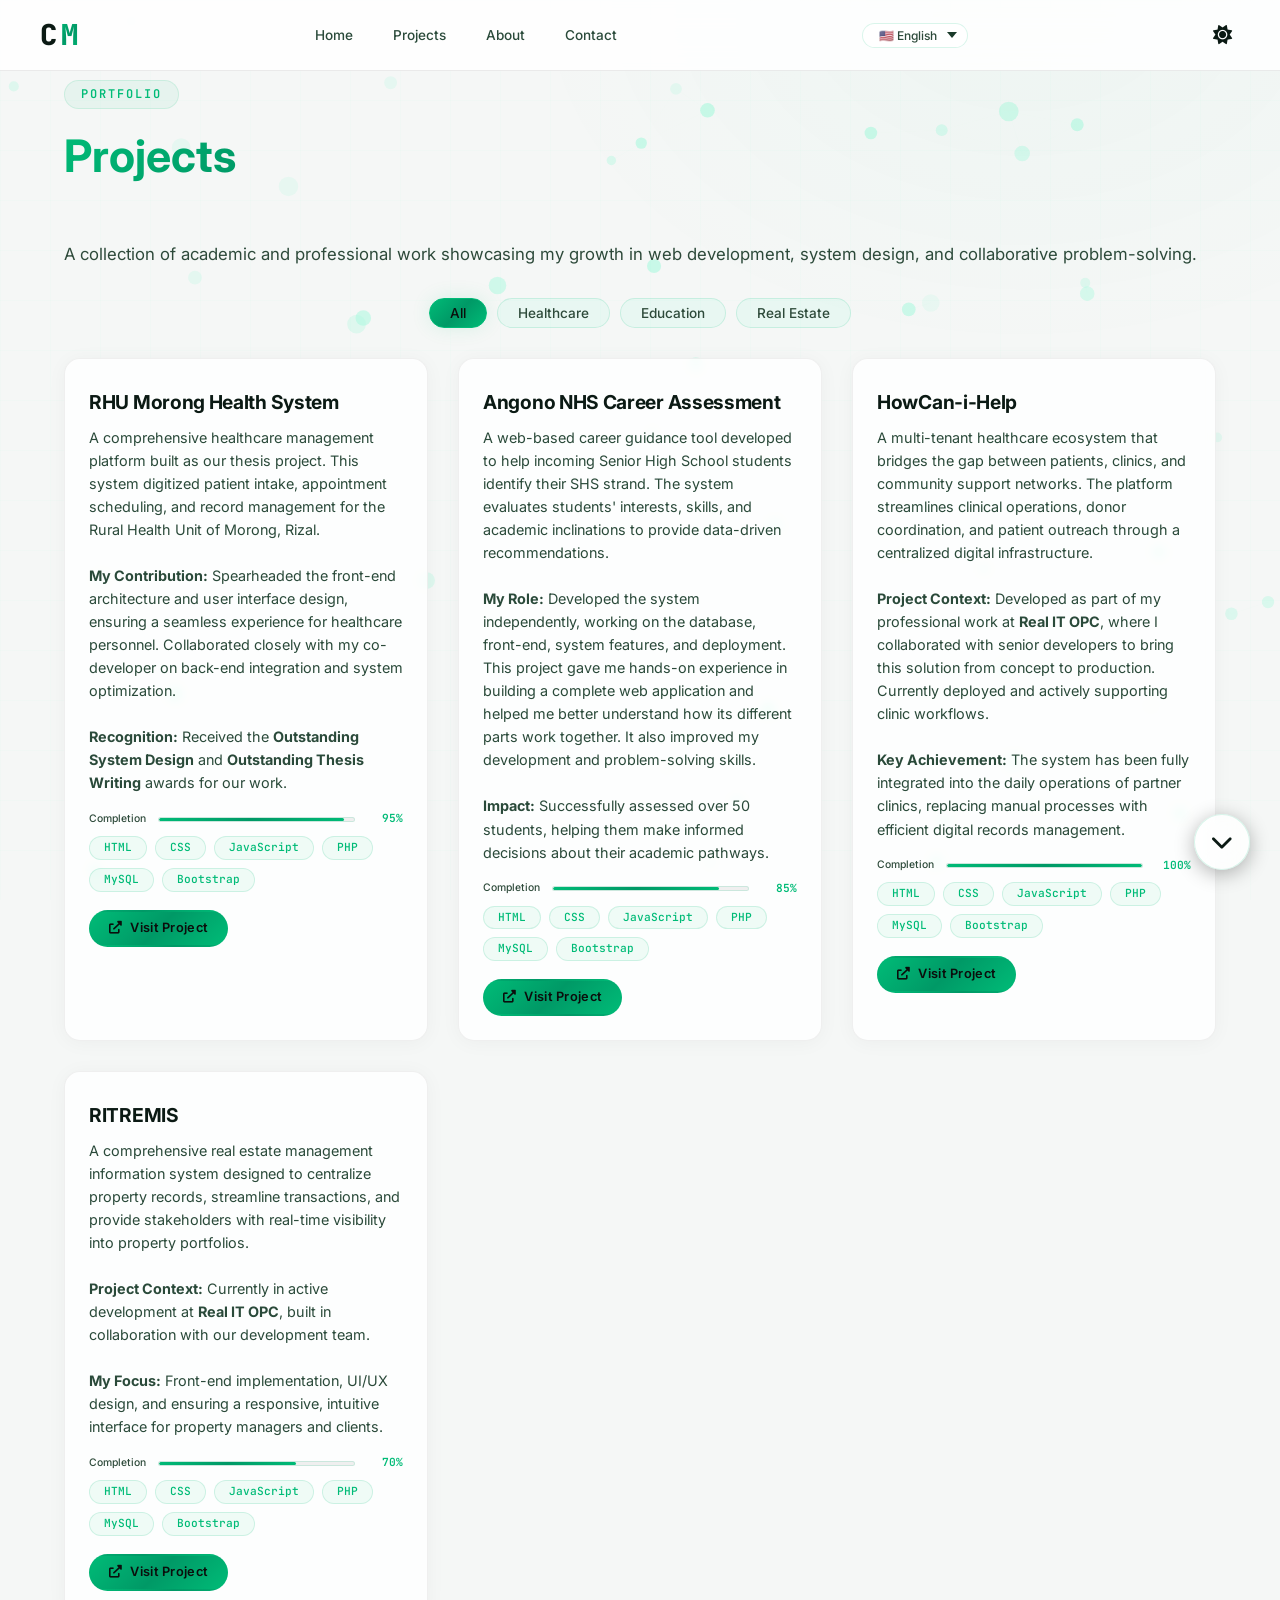
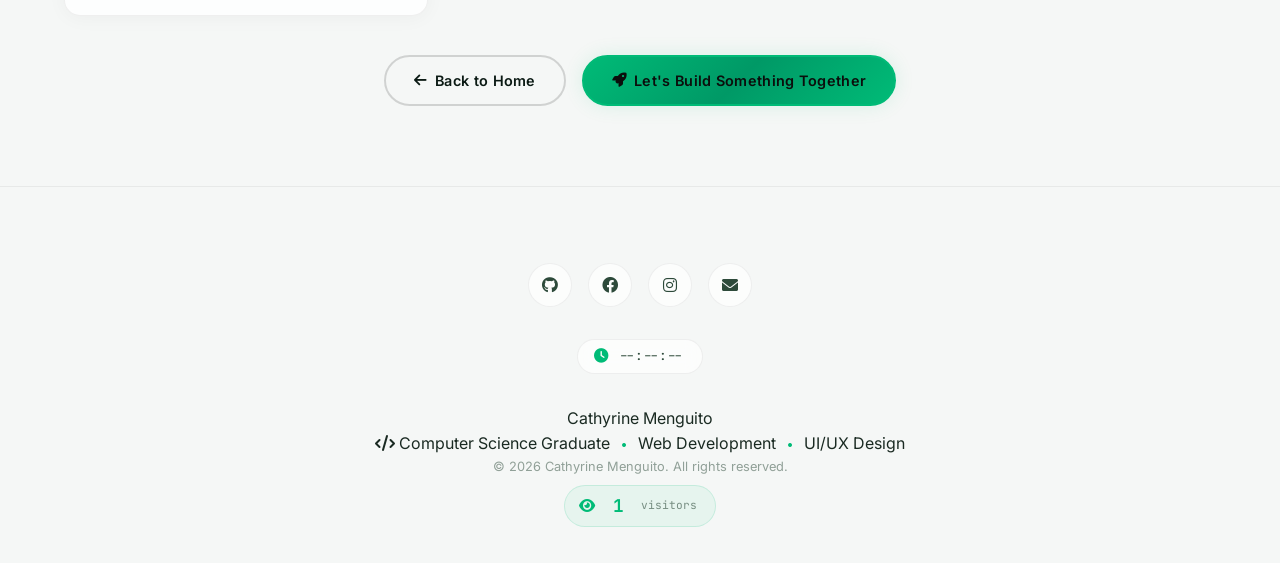
<file: projects.html>
<!DOCTYPE html>
<html lang="en">
<head>
    <meta charset="UTF-8" />
    <meta name="viewport" content="width=device-width, initial-scale=1.0" />
    <title>Cathyrine Menguito | Projects</title>
    
    <!-- ===== SECURITY HEADERS ===== -->
    <meta http-equiv="X-Frame-Options" content="DENY" />
    <meta http-equiv="X-XSS-Protection" content="1; mode=block" />
    <meta http-equiv="X-Content-Type-Options" content="nosniff" />
    <meta name="referrer" content="no-referrer-when-downgrade" />
    
    <!-- ===== META DESCRIPTION & SEO ===== -->
    <meta name="description" content="Explore Cathyrine Menguito's portfolio of web development projects in healthcare, education, and real estate." />
    <meta name="keywords" content="Cathyrine Menguito, portfolio, web development, healthcare system, education, real estate" />
    
    <!-- ===== OPEN GRAPH / SOCIAL SHARING ===== -->
    <meta property="og:title" content="Cathyrine Menguito | Web Developer & UI/UX Designer" />
    <meta property="og:description" content="Explore my projects in healthcare, education, and real estate." />
    <meta property="og:image" content="https://cthyrnmngt718.github.io/og-image.jpg" />
    <meta property="og:url" content="https://cthyrnmngt718.github.io/projects.html" />
    <meta name="twitter:card" content="summary_large_image" />
    
    <!-- ===== JSON-LD STRUCTURED DATA ===== -->
    <script type="application/ld+json">
    {
        "@context": "https://schema.org",
        "@type": "CollectionPage",
        "name": "Cathyrine Menguito Projects",
        "description": "A collection of web development projects in healthcare, education, and real estate.",
        "url": "https://cthyrnmngt718.github.io/projects.html",
        "mainEntity": {
            "@type": "ItemList",
            "itemListElement": [
                {
                    "@type": "ListItem",
                    "position": 1,
                    "item": {
                        "@type": "SoftwareApplication",
                        "name": "RHU Morong Health System",
                        "description": "Healthcare management system for Rural Health Unit of Morong, Rizal.",
                        "applicationCategory": "HealthApplication",
                        "operatingSystem": "Web",
                        "url": "http://healthcare.morongcenter.com/"
                    }
                },
                {
                    "@type": "ListItem",
                    "position": 2,
                    "item": {
                        "@type": "SoftwareApplication",
                        "name": "Angono NHS Career Assessment",
                        "description": "Career assessment tool for Senior High School students.",
                        "applicationCategory": "EducationApplication",
                        "operatingSystem": "Web",
                        "url": "https://angononhs-onlinecareerassessment.online/"
                    }
                },
                {
                    "@type": "ListItem",
                    "position": 3,
                    "item": {
                        "@type": "SoftwareApplication",
                        "name": "HowCan-i-Help",
                        "description": "Healthcare assistance platform connecting patients, clinics, and donors.",
                        "applicationCategory": "HealthApplication",
                        "operatingSystem": "Web",
                        "url": "https://howcan-i-help.org/"
                    }
                },
                {
                    "@type": "ListItem",
                    "position": 4,
                    "item": {
                        "@type": "SoftwareApplication",
                        "name": "RITREMIS",
                        "description": "Real estate management information system.",
                        "applicationCategory": "BusinessApplication",
                        "operatingSystem": "Web",
                        "url": "https://ritremis.com/"
                    }
                }
            ]
        }
    }
    </script>
    
    <!-- Google Fonts -->
    <link rel="preconnect" href="https://fonts.googleapis.com" />
    <link rel="preconnect" href="https://fonts.gstatic.com" crossorigin />
    <link href="https://fonts.googleapis.com/css2?family=Inter:wght@400;500;600;700;800;900&family=JetBrains+Mono:wght@400;600;700;800&display=swap" rel="stylesheet" />
    
    <!-- Favicon -->
    <link rel="apple-touch-icon" sizes="180x180" href="/apple-touch-icon.png" />
    <link rel="icon" type="image/png" sizes="32x32" href="/favicon-32x32.png" />
    <link rel="icon" type="image/png" sizes="16x16" href="/favicon-16x16.png" />
    <link rel="manifest" href="/site.webmanifest" />
    
    <!-- Font Awesome -->
    <link rel="stylesheet" href="https://cdnjs.cloudflare.com/ajax/libs/font-awesome/6.0.0-beta3/css/all.min.css" />
    
    <!-- Custom CSS -->
    <link rel="stylesheet" href="style.css" />
</head>
<body>
    <!-- ========== PAGE LOADER ========== -->
    <div class="loader" id="page-loader">
        <div class="loader-spinner"></div>
        <p class="loader-text" data-i18n="loader_text">Loading...</p>
    </div>

    <!-- ========== PARTICLES CANVAS ========== -->
    <canvas id="particles-canvas"></canvas>

    <!-- ========== CURSOR GLOW ========== -->
    <div id="cursor-glow"></div>

    <!-- ========== CUSTOM CURSOR ========== -->
    <div class="custom-cursor" id="custom-cursor"></div>

    <!-- ========== NAVIGATION ========== -->
    <header>
        <nav>
            <div class="logo">
                <a href="index.html" aria-label="Home">
                    <span class="logo-c">C</span>
                    <span class="logo-m">M</span>
                </a>
            </div>
            <ul class="nav-links">
                <li><a href="index.html" data-i18n="nav_home" aria-label="Home page">Home</a></li>
                <li><a href="projects.html" class="active" data-i18n="nav_projects" aria-label="View my projects">Projects</a></li>
                <li><a href="index.html#about" data-i18n="nav_about" aria-label="About me section">About</a></li>
                <li><a href="index.html#contact" data-i18n="nav_contact" aria-label="Contact me">Contact</a></li>
            </ul>
            
            <!-- Language Switcher -->
            <div class="lang-switcher-wrapper">
              <select id="language-switcher" aria-label="Select language">
                <option value="en">🇺🇸 English</option>
                <option value="fil">🇵🇭 Filipino</option>
                <option value="ko">🇰🇷 한국어</option>
                <option value="ja">🇯🇵 日本語</option>
                <option value="th">🇹🇭 ไทย</option>
            </select>
            </div>

            <button id="theme-toggle" aria-label="Toggle dark/light theme">
                <i class="fas fa-moon"></i>
            </button>
            <div class="menu-toggle" id="mobile-menu" aria-label="Toggle navigation menu" role="button" tabindex="0">
                <span class="bar"></span>
                <span class="bar"></span>
                <span class="bar"></span>
            </div>
        </nav>
    </header>

    <!-- ========== PROJECTS PAGE ========== -->
    <section id="projects-page">
        <div class="container">
            <div class="section-header">
                <span class="section-tag" data-i18n="projects_tag">Portfolio</span>
                <h1 style="font-size:2.8rem;font-weight:700;margin-bottom:8px;"><span class="gradient-text" data-i18n="projects_title">Projects</span></h1>
            </div>
            <p class="projects-sub" style="color:var(--text-secondary);margin-bottom:30px;font-size:1.05rem;" data-i18n="projects_sub">A collection of academic and professional work showcasing my growth in web development, system design, and collaborative problem-solving.</p>

            <!-- ===== FILTER BUTTONS ===== -->
            <div class="filter-buttons">
                <button class="filter-btn active" data-filter="all" aria-label="Show all projects" data-i18n="filter_all">All</button>
                <button class="filter-btn" data-filter="healthcare" aria-label="Show healthcare projects" data-i18n="filter_healthcare">Healthcare</button>
                <button class="filter-btn" data-filter="education" aria-label="Show education projects" data-i18n="filter_education">Education</button>
                <button class="filter-btn" data-filter="realestate" aria-label="Show real estate projects" data-i18n="filter_realestate">Real Estate</button>
            </div>

            <div class="project-grid">

                <!-- ===== PROJECT 1 ===== -->
                <div class="project-card" data-category="healthcare php" data-tilt>
                    <div class="project-info">
                        <h3 data-i18n="proj_1_title">RHU Morong Health System</h3>
                        <p data-i18n="proj_1_full">A comprehensive healthcare management platform built as our thesis project. This system digitized patient intake, appointment scheduling, and record management for the Rural Health Unit of Morong, Rizal.<br /><br /><strong data-i18n="proj_1_contrib_label">My Contribution:</strong> <span data-i18n="proj_1_contrib">Spearheaded the front-end architecture and user interface design, ensuring a seamless experience for healthcare personnel. Collaborated closely with my co-developer on back-end integration and system optimization.</span><br /><br /><strong data-i18n="proj_1_recog_label">Recognition:</strong> <span data-i18n="proj_1_recog">Received the <strong>Outstanding System Design</strong> and <strong>Outstanding Thesis Writing</strong> awards for our work.</span></p>
                        <div class="project-tech"><span>HTML</span><span>CSS</span><span>JavaScript</span><span>PHP</span><span>MySQL</span><span>Bootstrap</span></div>
                        <a href="http://healthcare.morongcenter.com/" target="_blank" rel="noopener noreferrer" class="btn btn-small" aria-label="Visit RHU Morong Health System project"><i class="fas fa-external-link-alt"></i> <span data-i18n="visit_project">Visit Project</span></a>
                    </div>
                </div>

                <!-- ===== PROJECT 2 ===== -->
                <div class="project-card" data-category="education php bootstrap" data-tilt>
                    <div class="project-info">
                        <h3 data-i18n="proj_2_title">Angono NHS Career Assessment</h3>
                        <p data-i18n="proj_2_full">A web-based career guidance tool developed to help incoming Senior High School students identify their SHS strand. The system evaluates students' interests, skills, and academic inclinations to provide data-driven recommendations.<br /><br /><strong data-i18n="proj_2_role_label">My Role:</strong> <span data-i18n="proj_2_role">Developed the system independently, working on the database, front-end, system features, and deployment. This project gave me hands-on experience in building a complete web application and helped me better understand how its different parts work together. It also improved my development and problem-solving skills.</span><br /><br /><strong data-i18n="proj_2_impact_label">Impact:</strong> <span data-i18n="proj_2_impact">Successfully assessed over 50 students, helping them make informed decisions about their academic pathways.</span></p>
                        <div class="project-tech"><span>HTML</span><span>CSS</span><span>JavaScript</span><span>PHP</span><span>MySQL</span><span>Bootstrap</span></div>
                        <a href="https://angononhs-onlinecareerassessment.online/" target="_blank" rel="noopener noreferrer" class="btn btn-small" aria-label="Visit Angono NHS Career Assessment project"><i class="fas fa-external-link-alt"></i> <span data-i18n="visit_project">Visit Project</span></a>
                    </div>
                </div>

                <!-- ===== PROJECT 3 ===== -->
                <div class="project-card" data-category="healthcare php bootstrap" data-tilt>
                    <div class="project-info">
                        <h3 data-i18n="proj_3_title">HowCan‑i‑Help</h3>
                        <p data-i18n="proj_3_full">A multi-tenant healthcare ecosystem that bridges the gap between patients, clinics, and community support networks. The platform streamlines clinical operations, donor coordination, and patient outreach through a centralized digital infrastructure.<br /><br /><strong data-i18n="proj_3_context_label">Project Context:</strong> <span data-i18n="proj_3_context">Developed as part of my professional work at <strong>Real IT OPC</strong>, where I collaborated with senior developers to bring this solution from concept to production. Currently deployed and actively supporting clinic workflows.</span><br /><br /><strong data-i18n="proj_3_ach_label">Key Achievement:</strong> <span data-i18n="proj_3_ach">The system has been fully integrated into the daily operations of partner clinics, replacing manual processes with efficient digital records management.</span></p>
                        <div class="project-tech"><span>HTML</span><span>CSS</span><span>JavaScript</span><span>PHP</span><span>MySQL</span><span>Bootstrap</span></div>
                        <a href="https://howcan-i-help.org/" target="_blank" rel="noopener noreferrer" class="btn btn-small" aria-label="Visit HowCan-i-Help project"><i class="fas fa-external-link-alt"></i> <span data-i18n="visit_project">Visit Project</span></a>
                    </div>
                </div>

                <!-- ===== PROJECT 4 ===== -->
                <div class="project-card" data-category="realestate php bootstrap" data-tilt>
                    <div class="project-info">
                        <h3 data-i18n="proj_4_title">RITREMIS</h3>
                        <p data-i18n="proj_4_full">A comprehensive real estate management information system designed to centralize property records, streamline transactions, and provide stakeholders with real-time visibility into property portfolios.<br /><br /><strong data-i18n="proj_4_context_label">Project Context:</strong> <span data-i18n="proj_4_context">Currently in active development at <strong>Real IT OPC</strong>, built in collaboration with our development team.</span><br /><br /><strong data-i18n="proj_4_focus_label">My Focus:</strong> <span data-i18n="proj_4_focus">Front-end implementation, UI/UX design, and ensuring a responsive, intuitive interface for property managers and clients.</span></p>
                        <div class="project-tech"><span>HTML</span><span>CSS</span><span>JavaScript</span><span>PHP</span><span>MySQL</span><span>Bootstrap</span></div>
                        <a href="https://ritremis.com/" target="_blank" rel="noopener noreferrer" class="btn btn-small" aria-label="Visit RITREMIS project"><i class="fas fa-external-link-alt"></i> <span data-i18n="visit_project">Visit Project</span></a>
                    </div>
                </div>

            </div>

            <!-- ===== BACK TO HOME + CTA ===== -->
            <div class="center-btn" style="margin-top:40px; display:flex; gap:16px; justify-content:center; flex-wrap:wrap;">
                <a href="index.html" class="btn btn-secondary" aria-label="Go back to homepage"><i class="fas fa-arrow-left"></i> <span data-i18n="back_home">Back to Home</span></a>
                <a href="index.html#contact" class="btn btn-primary" aria-label="Contact me to build a project"><i class="fas fa-rocket"></i> <span data-i18n="build_together">Let's Build Something Together</span></a>
            </div>
        </div>
    </section>

    <!-- ========== FOOTER ========== -->
    <footer>
        <div class="container">
            <div class="footer-divider"></div>
            <div class="footer-social">
                <a href="https://github.com/CthyrnMngt718" target="_blank" aria-label="GitHub profile"><i class="fab fa-github"></i></a>
                <a href="https://www.facebook.com/cathyrine.menguito" target="_blank" aria-label="Facebook profile"><i class="fab fa-facebook"></i></a>
                <a href="https://www.instagram.com/itsme_cthymngt/" target="_blank" aria-label="Instagram profile"><i class="fab fa-instagram"></i></a>
                <a href="mailto:cthyrnmngt718@gmail.com" aria-label="Send me an email"><i class="fas fa-envelope"></i></a>
            </div>

            <!-- Real-time Clock -->
            <div class="clock-wrapper">
                <i class="fas fa-clock"></i>
                <span id="clock-display">--:--:--</span>
            </div>

            <div class="footer-text">
                <p class="footer-name" data-i18n="footer_name">Cathyrine Menguito</p>
                <p class="footer-tagline">
                    <i class="fas fa-code"></i> <span data-i18n="footer_tag_1">Computer Science Graduate</span>
                    <i class="fas fa-circle" style="font-size:4px;color:var(--mint-primary);vertical-align:middle;margin:0 8px;"></i>
                    <span data-i18n="footer_tag_2">Web Development</span>
                    <i class="fas fa-circle" style="font-size:4px;color:var(--mint-primary);vertical-align:middle;margin:0 8px;"></i>
                    <span data-i18n="footer_tag_3">UI/UX Design</span>
                </p>
                <p class="footer-copy">&copy; <span id="year">2026</span> <span data-i18n="footer_copy">Cathyrine Menguito. All rights reserved.</span></p>
                <div class="visitor-badge">
                    <i class="fas fa-eye"></i>
                    <span id="visitor-count">0</span>
                    <span class="visitor-label" data-i18n="visitor_label">visitors</span>
                </div>
            </div>
        </div>
    </footer>

    <!-- ========== SCROLL PROGRESS BAR ========== -->
    <div id="progress-bar"></div>

    <!-- ========== FLOATING BUTTON ========== -->
    <div class="floating-buttons">
        <button id="scroll-btn" aria-label="Scroll to top or bottom">
            <i class="fas fa-chevron-down" id="scroll-icon"></i>
            <span class="scroll-tooltip" id="scroll-tooltip" data-i18n="scroll_tooltip">Scroll Down</span>
        </button>
    </div>

    <script src="script.js"></script>
</body>
</html>
</file>
<file: style.css>
/* ============================================
   GOOGLE FONTS
   ============================================ */
@import url('https://fonts.googleapis.com/css2?family=Inter:wght@400;500;600;700;800;900&family=JetBrains+Mono:wght@400;600;700;800&display=swap');

/* ============================================
   ROOT VARIABLES (DARK MODE DEFAULT)
   ============================================ */
:root {
    --bg-primary: #070a08;
    --bg-secondary: #0c110e;
    --bg-card: rgba(12, 20, 16, 0.75);
    --mint-primary: #00ffab;
    --mint-secondary: #00cc88;
    --mint-glow: rgba(0, 255, 171, 0.12);
    --mint-gradient: linear-gradient(135deg, #00ffab, #00cc88, #00ffab);
    --text-primary: #e8f5ed;
    --text-secondary: #9ab8aa;
    --border-mint: rgba(0, 255, 171, 0.12);
    --font-sans: 'Inter', -apple-system, BlinkMacSystemFont, sans-serif;
    --font-mono: 'JetBrains Mono', monospace;
    --radius: 16px;
    --transition: 0.3s cubic-bezier(0.4, 0, 0.2, 1);
    --ease-spring: cubic-bezier(0.34, 1.56, 0.64, 1);
}

/* ============================================
   BASE RESET
   ============================================ */
* {
    margin: 0;
    padding: 0;
    box-sizing: border-box;
}

html {
    scroll-behavior: smooth;
}

body {
    font-family: var(--font-sans);
    background-color: var(--bg-primary);
    color: var(--text-primary);
    line-height: 1.6;
    overflow-x: hidden;
    cursor: default;
}

a {
    text-decoration: none;
    color: inherit;
}

ul {
    list-style: none;
}

img {
    max-width: 100%;
    display: block;
}

.container {
    max-width: 1200px;
    margin: 0 auto;
    padding: 0 24px;
}

section {
    padding: 80px 0;
}

/* ============================================
   SECTION HEADERS
   ============================================ */
.section-header {
    margin-bottom: 48px;
}

.section-tag {
    display: inline-block;
    font-size: 0.75rem;
    font-weight: 600;
    text-transform: uppercase;
    letter-spacing: 2px;
    color: var(--mint-primary);
    background: rgba(0, 255, 171, 0.08);
    padding: 4px 16px;
    border-radius: 50px;
    border: 1px solid var(--border-mint);
    margin-bottom: 12px;
    font-family: var(--font-mono);
}

.section-header h2 {
    font-size: 2.6rem;
    font-weight: 800;
    line-height: 1.2;
}

.gradient-text {
    background: var(--mint-gradient);
    -webkit-background-clip: text;
    -webkit-text-fill-color: transparent;
    background-size: 200% 200%;
    animation: gradientShift 4s ease-in-out infinite;
}

@keyframes gradientShift {
    0%, 100% { background-position: 0% 50%; }
    50% { background-position: 100% 50%; }
}

/* ============================================
   BUTTONS (No magnetic effect)
   ============================================ */
.btn {
    display: inline-flex;
    align-items: center;
    gap: 8px;
    padding: 12px 28px;
    border-radius: 50px;
    font-weight: 600;
    font-size: 0.9rem;
    letter-spacing: 0.3px;
    cursor: pointer;
    transition: all 0.3s var(--ease-spring);
    border: 2px solid transparent;
    text-align: center;
    position: relative;
    overflow: hidden;
}

.btn-primary {
    background: var(--mint-gradient);
    color: #0b0e0c;
    border-color: var(--mint-primary);
    box-shadow: 0 0 20px var(--mint-glow);
}

.btn-primary:hover {
    transform: translateY(-3px) scale(1.02);
    box-shadow: 0 0 40px var(--mint-glow);
}

.btn-secondary {
    background: transparent;
    color: var(--text-primary);
    border-color: var(--border-mint);
}

.btn-secondary:hover {
    border-color: var(--mint-primary);
    color: var(--mint-primary);
    box-shadow: 0 0 20px var(--mint-glow);
    transform: translateY(-3px);
}

.btn-small {
    padding: 6px 18px;
    font-size: 0.8rem;
    background: var(--mint-gradient);
    color: #0b0e0c;
    font-weight: 600;
    border-radius: 50px;
}

.btn-small:hover {
    transform: translateY(-2px) scale(1.03);
    box-shadow: 0 0 20px var(--mint-glow);
}

.center-btn {
    text-align: center;
    margin-top: 40px;
}

.btn::after {
    content: '';
    position: absolute;
    inset: 0;
    background: rgba(255, 255, 255, 0.1);
    opacity: 0;
    transition: opacity 0.3s ease;
    pointer-events: none;
}

.btn:active::after {
    opacity: 1;
    transition: none;
}

/* ============================================
   RIPPLE EFFECT
   ============================================ */
.ripple {
    position: absolute;
    border-radius: 50%;
    background: rgba(255, 255, 255, 0.35);
    transform: scale(0);
    animation: rippleAnim 0.7s ease-out forwards;
    pointer-events: none;
}

[data-theme="light"] .ripple {
    background: rgba(0, 0, 0, 0.15);
}

@keyframes rippleAnim {
    0% { transform: scale(0); opacity: 0.8; }
    100% { transform: scale(4); opacity: 0; }
}

/* ============================================
   BACKGROUND EFFECTS
   ============================================ */
body::before {
    content: '';
    position: fixed;
    top: 0;
    left: 0;
    width: 100%;
    height: 100%;
    background-image:
        linear-gradient(rgba(0, 255, 171, 0.015) 1px, transparent 1px),
        linear-gradient(90deg, rgba(0, 255, 171, 0.015) 1px, transparent 1px);
    background-size: 50px 50px;
    pointer-events: none;
    z-index: 0;
}

body::after {
    content: '';
    position: fixed;
    top: -40%;
    right: -20%;
    width: 80%;
    height: 80%;
    background: radial-gradient(ellipse, rgba(0, 255, 171, 0.04), transparent 70%);
    pointer-events: none;
    z-index: 0;
}

/* ============================================
   CURSOR GLOW
   ============================================ */
#cursor-glow {
    position: fixed;
    width: 300px;
    height: 300px;
    border-radius: 50%;
    background: radial-gradient(circle, rgba(0, 255, 171, 0.06), transparent 70%);
    pointer-events: none;
    z-index: 0;
    transform: translate(-50%, -50%);
    transition: opacity 0.3s ease;
    opacity: 0;
}

body:hover #cursor-glow {
    opacity: 1;
}

/* ============================================
   PARTICLES CANVAS
   ============================================ */
#particles-canvas {
    position: fixed;
    top: 0;
    left: 0;
    width: 100%;
    height: 100%;
    z-index: -1;
    pointer-events: none;
}

/* ============================================
   NAVIGATION (Always visible - no hide-on-scroll)
   ============================================ */
header {
    position: fixed;
    top: 0;
    left: 0;
    width: 100%;
    z-index: 1000;
    background: rgba(7, 10, 8, 0.75);
    -webkit-backdrop-filter: blur(20px) saturate(1.2);
    backdrop-filter: blur(20px) saturate(1.2);
    border-bottom: 1px solid var(--border-mint);
    padding: 0 24px;
    transition: background 0.4s ease, box-shadow 0.4s ease;
}

header.scrolled {
    background: rgba(7, 10, 8, 0.92);
    box-shadow: 0 4px 30px rgba(0, 0, 0, 0.3);
    border-bottom-color: rgba(0, 255, 171, 0.2);
}

[data-theme="light"] header.scrolled {
    background: rgba(255, 255, 255, 0.92);
    box-shadow: 0 4px 30px rgba(0, 0, 0, 0.08);
}

nav {
    max-width: 1200px;
    margin: 0 auto;
    display: flex;
    justify-content: space-between;
    align-items: center;
    height: 70px;
}

/* ============================================
   LOGO
   ============================================ */
.logo a {
    display: flex;
    align-items: center;
    gap: 4px;
    text-decoration: none;
    font-family: var(--font-mono);
    font-size: 1.8rem;
    font-weight: 800;
    position: relative;
}

.logo a::before {
    content: '';
    position: absolute;
    inset: -8px -12px;
    border-radius: 8px;
    background: rgba(0, 255, 171, 0.04);
    opacity: 0;
    transition: var(--transition);
}

.logo a:hover::before {
    opacity: 1;
}

.logo-c {
    color: var(--text-primary);
    transition: var(--transition);
}

.logo-m {
    background: var(--mint-gradient);
    -webkit-background-clip: text;
    -webkit-text-fill-color: transparent;
    transition: var(--transition);
}

.logo a:hover .logo-c {
    color: var(--mint-primary);
    transform: translateY(-2px);
}

.logo a:hover .logo-m {
    filter: drop-shadow(0 0 30px var(--mint-glow));
    transform: translateY(-2px);
}

@media (max-width: 768px) { .logo a { font-size: 1.5rem; } }
@media (max-width: 480px) { .logo a { font-size: 1.2rem; } }

/* ============================================
   NAVIGATION LINKS
   ============================================ */
.nav-links {
    display: flex;
    gap: 8px;
    align-items: center;
}

.nav-links a {
    font-size: 0.85rem;
    font-weight: 500;
    color: var(--text-secondary);
    transition: all 0.3s var(--ease-spring);
    position: relative;
    padding: 8px 16px;
    border-radius: 50px;
}

.nav-links a::before {
    content: '';
    position: absolute;
    inset: 0;
    border-radius: 50px;
    background: rgba(0, 255, 171, 0.06);
    opacity: 0;
    transform: scale(0.8);
    transition: all 0.3s var(--ease-spring);
}

.nav-links a:hover::before,
.nav-links a.active::before {
    opacity: 1;
    transform: scale(1);
}

.nav-links a::after {
    content: '';
    position: absolute;
    bottom: 4px;
    left: 50%;
    width: 0;
    height: 2px;
    background: var(--mint-gradient);
    transition: all 0.3s var(--ease-spring);
    transform: translateX(-50%);
    box-shadow: 0 0 10px var(--mint-glow);
}

.nav-links a:hover::after,
.nav-links a.active::after {
    width: 60%;
}

.nav-links a:hover,
.nav-links a.active {
    color: var(--text-primary);
}

/* ============================================
   THEME TOGGLE & MOBILE MENU
   ============================================ */
#theme-toggle {
    background: none;
    border: none;
    color: var(--text-secondary);
    font-size: 1.2rem;
    cursor: pointer;
    transition: var(--transition);
    padding: 8px;
    border-radius: 50%;
    display: flex;
    align-items: center;
    justify-content: center;
    margin-left: 8px;
}

#theme-toggle:hover {
    color: var(--mint-primary);
    transform: rotate(20deg);
}

.menu-toggle {
    display: none;
    flex-direction: column;
    gap: 5px;
    cursor: pointer;
}

.menu-toggle .bar {
    width: 28px;
    height: 2.5px;
    background: var(--text-primary);
    border-radius: 4px;
    transition: var(--transition);
}

.menu-toggle.active .bar:nth-child(1) {
    transform: rotate(45deg) translate(6px, 6px);
}
.menu-toggle.active .bar:nth-child(2) {
    opacity: 0;
}
.menu-toggle.active .bar:nth-child(3) {
    transform: rotate(-45deg) translate(6px, -6px);
}

@media (max-width: 768px) {
    .menu-toggle { display: flex; }
    .nav-links {
        position: fixed;
        top: 70px;
        left: 0;
        width: 100%;
        background: rgba(7, 10, 8, 0.96);
        -webkit-backdrop-filter: blur(16px);
        backdrop-filter: blur(16px);
        flex-direction: column;
        padding: 30px 0;
        gap: 20px;
        clip-path: polygon(0 0, 100% 0, 100% 0, 0 0);
        transition: var(--transition);
        border-bottom: 1px solid var(--border-mint);
    }
    .nav-links.active {
        clip-path: polygon(0 0, 100% 0, 100% 100%, 0 100%);
    }
    [data-theme="light"] .nav-links {
        background: rgba(255, 255, 255, 0.96);
        border-bottom: 1px solid rgba(0, 0, 0, 0.08);
    }
}

/* ============================================
   HERO SECTION
   ============================================ */
#hero {
    min-height: 100vh;
    display: flex;
    align-items: center;
    justify-content: space-between;
    padding: 120px 24px 60px;
    max-width: 1200px;
    margin: 0 auto;
    gap: 60px;
    position: relative;
    z-index: 1;
}

.hero-badge {
    display: inline-flex;
    align-items: center;
    gap: 8px;
    background: rgba(0, 255, 171, 0.06);
    border: 1px solid var(--border-mint);
    padding: 4px 16px 4px 12px;
    border-radius: 50px;
    font-size: 0.75rem;
    font-weight: 500;
    color: var(--text-secondary);
    margin-bottom: 20px;
    font-family: var(--font-mono);
}

.badge-dot {
    width: 8px;
    height: 8px;
    border-radius: 50%;
    background: var(--mint-primary);
    animation: pulseDot 2s ease-in-out infinite;
    box-shadow: 0 0 12px var(--mint-glow);
}

@keyframes pulseDot {
    0%, 100% { opacity: 1; transform: scale(1); }
    50% { opacity: 0.5; transform: scale(0.8); }
}

.hero-content h1 {
    font-size: 4rem;
    font-weight: 900;
    line-height: 1.1;
    margin-bottom: 12px;
}

.hero-content h1 .gradient-text {
    font-size: 4rem;
}

.tagline {
    font-size: 1.2rem;
    color: var(--text-secondary);
    font-weight: 400;
    margin-bottom: 16px;
    display: block;
    min-height: 3rem;
    line-height: 1.4;
    word-break: break-word;
}

.description {
    font-size: 1.05rem;
    color: var(--text-secondary);
    max-width: 500px;
    margin-bottom: 32px;
    line-height: 1.7;
}

.hero-buttons {
    display: flex;
    gap: 16px;
    flex-wrap: wrap;
    margin-bottom: 40px;
}

/* ============================================
   SCROLL INDICATOR
   ============================================ */
.scroll-indicator {
    display: flex;
    flex-direction: column;
    align-items: center;
    gap: 6px;
    margin-top: 30px;
    color: var(--text-secondary);
    font-size: 0.7rem;
    letter-spacing: 2px;
    text-transform: uppercase;
    animation: bounceDown 2s ease-in-out infinite;
}

.scroll-indicator i {
    font-size: 1.2rem;
    color: var(--mint-primary);
}

@keyframes bounceDown {
    0%, 100% { transform: translateY(0); opacity: 0.6; }
    50% { transform: translateY(8px); opacity: 1; }
}

@media (max-width: 768px) {
    .scroll-indicator { display: none; }
}

/* ============================================
   HERO STATS
   ============================================ */
.hero-stats {
    display: flex;
    align-items: center;
    gap: 24px;
    margin-top: 20px;
}

.stat {
    display: flex;
    flex-direction: column;
}

.stat-number {
    font-size: 1.5rem;
    font-weight: 800;
    color: var(--text-primary);
    font-family: var(--font-mono);
}

.stat-label {
    font-size: 0.75rem;
    color: var(--text-secondary);
    font-weight: 400;
}

.stat-divider {
    width: 1px;
    height: 30px;
    background: var(--border-mint);
}

/* ============================================
   HERO IMAGE
   ============================================ */
.hero-image {
    flex: 0.8;
    display: flex;
    justify-content: center;
    align-items: center;
}

.hero-image-wrapper {
    position: relative;
    width: 340px;
    height: 340px;
}

.hero-image img {
    width: 100%;
    height: 100%;
    border-radius: 50%;
    object-fit: cover;
    border: 3px solid var(--border-mint);
    box-shadow: 0 0 40px var(--mint-glow);
    transition: var(--transition);
    position: relative;
    z-index: 1;
}

.hero-image img:hover {
    transform: scale(1.02);
    box-shadow: 0 0 60px var(--mint-glow);
}

.hero-image-ring {
    position: absolute;
    inset: -12px;
    border-radius: 50%;
    border: 2px solid var(--border-mint);
    animation: ringSpin 20s linear infinite;
    z-index: 0;
}

@keyframes ringSpin {
    0% { transform: rotate(0deg); }
    100% { transform: rotate(360deg); }
}

/* ============================================
   LIVE STATUS BADGE
   ============================================ */
.live-status {
    display: inline-flex;
    align-items: center;
    gap: 8px;
    background: rgba(0, 255, 171, 0.06);
    border: 1px solid var(--border-mint);
    padding: 6px 16px 6px 12px;
    border-radius: 50px;
    font-size: 0.8rem;
    color: var(--text-secondary);
    margin-bottom: 16px;
    font-family: var(--font-mono);
}

.status-dot {
    width: 8px;
    height: 8px;
    border-radius: 50%;
    background: var(--mint-primary);
    animation: pulseDot 2s ease-in-out infinite;
    box-shadow: 0 0 12px var(--mint-glow);
}

/* ============================================
   ABOUT SECTION
   ============================================ */
#about {
    background: var(--bg-secondary);
    border-top: 1px solid var(--border-mint);
    border-bottom: 1px solid var(--border-mint);
}

.about-grid {
    display: grid;
    grid-template-columns: 1fr 1fr;
    gap: 60px;
    align-items: start;
}

.about-text p {
    color: var(--text-secondary);
    margin-bottom: 18px;
    font-size: 1.05rem;
    line-height: 1.8;
}

.about-badges {
    display: flex;
    flex-wrap: wrap;
    gap: 10px;
    margin: 20px 0 24px;
}

.about-badges span {
    background: rgba(0, 255, 171, 0.06);
    padding: 4px 14px;
    border-radius: 50px;
    font-size: 0.8rem;
    color: var(--text-secondary);
    border: 1px solid var(--border-mint);
    display: inline-flex;
    align-items: center;
    gap: 6px;
}

.about-badges span i {
    color: var(--mint-primary);
    font-size: 0.8rem;
}

.about-actions {
    display: flex;
    gap: 12px;
    flex-wrap: wrap;
    margin-top: 8px;
}

.about-actions .btn {
    margin-top: 0;
}

/* ============================================
   SKILLS
   ============================================ */
.about-skills h3 {
    font-size: 1.1rem;
    font-weight: 700;
    margin-bottom: 16px;
    color: var(--text-primary);
    letter-spacing: -0.3px;
}

.about-skills h3:not(:first-of-type) {
    margin-top: 28px;
}

.skills-list {
    display: flex;
    flex-wrap: wrap;
    gap: 10px;
}

.skills-list li {
    background: var(--bg-card);
    -webkit-backdrop-filter: blur(8px);
    backdrop-filter: blur(8px);
    border: 1px solid var(--border-mint);
    padding: 6px 16px;
    border-radius: 50px;
    font-size: 0.85rem;
    color: var(--text-secondary);
    transition: var(--transition);
    display: flex;
    align-items: center;
    gap: 8px;
    font-weight: 500;
}

.skills-list li i {
    color: var(--mint-primary);
    font-size: 1rem;
}

.skills-list li:hover {
    border-color: var(--mint-primary);
    color: var(--text-primary);
    box-shadow: 0 0 20px var(--mint-glow);
    transform: translateY(-3px);
}

/* ============================================
   SKILLS VISUALIZATION
   ============================================ */
.skills-visualization {
    margin-top: 40px;
    padding-top: 40px;
    border-top: 1px solid var(--border-mint);
}

.skills-visualization h3 {
    font-size: 1.2rem;
    font-weight: 700;
    margin-bottom: 20px;
    color: var(--text-primary);
}

.skill-bar {
    margin-bottom: 16px;
}

.skill-bar-info {
    display: flex;
    justify-content: space-between;
    margin-bottom: 4px;
}

.skill-name {
    font-size: 0.85rem;
    font-weight: 500;
    color: var(--text-secondary);
}

.skill-percent {
    font-size: 0.85rem;
    font-weight: 600;
    color: var(--mint-primary);
    font-family: var(--font-mono);
}

.skill-bar-track {
    width: 100%;
    height: 6px;
    background: var(--bg-card);
    border-radius: 4px;
    overflow: hidden;
    border: 1px solid var(--border-mint);
}

.skill-bar-fill {
    height: 100%;
    width: 0%;
    background: var(--mint-gradient);
    border-radius: 4px;
    transition: width 1.2s cubic-bezier(0.2, 0.9, 0.3, 1);
    box-shadow: 0 0 20px var(--mint-glow);
}

.radar-chart-container {
    margin-top: 40px;
    padding-top: 40px;
    border-top: 1px solid var(--border-mint);
}

.radar-chart-container h3 {
    font-size: 1.1rem;
    font-weight: 700;
    margin-bottom: 20px;
    color: var(--text-primary);
}

#radarChart {
    max-width: 400px;
    max-height: 300px;
    margin: 0 auto;
    display: block;
}

/* ============================================
   SERVICES
   ============================================ */
#services {
    background: var(--bg-secondary);
    border-top: 1px solid var(--border-mint);
    border-bottom: 1px solid var(--border-mint);
}

.services-grid {
    display: grid;
    grid-template-columns: repeat(auto-fit, minmax(280px, 1fr));
    gap: 24px;
}

.service-card {
    background: var(--bg-card);
    -webkit-backdrop-filter: blur(8px);
    backdrop-filter: blur(8px);
    border: 1px solid var(--border-mint);
    border-radius: var(--radius);
    padding: 32px 28px;
    text-align: center;
    transition: all 0.4s var(--ease-spring);
    position: relative;
    overflow: hidden;
}

.service-card::before {
    content: '';
    position: absolute;
    top: 0;
    left: 0;
    width: 100%;
    height: 3px;
    background: var(--mint-gradient);
    opacity: 0;
    transition: var(--transition);
}

.service-card:hover::before {
    opacity: 1;
}

.service-card:hover {
    transform: translateY(-8px);
    border-color: var(--mint-primary);
    box-shadow: 0 20px 40px var(--mint-glow);
}

.service-icon {
    width: 64px;
    height: 64px;
    margin: 0 auto 16px;
    border-radius: 50%;
    background: rgba(0, 255, 171, 0.06);
    border: 1px solid var(--border-mint);
    display: flex;
    align-items: center;
    justify-content: center;
    font-size: 1.5rem;
    color: var(--mint-primary);
    transition: var(--transition);
}

.service-card:hover .service-icon {
    background: rgba(0, 255, 171, 0.12);
    box-shadow: 0 0 20px var(--mint-glow);
    transform: scale(1.05);
}

.service-card h3 {
    font-size: 1.2rem;
    font-weight: 700;
    margin-bottom: 10px;
    color: var(--text-primary);
}

.service-card p {
    color: var(--text-secondary);
    font-size: 0.95rem;
    line-height: 1.7;
}

/* ============================================
   WORK EXPERIENCE
   ============================================ */
#experience {
    background: var(--bg-secondary);
    border-top: 1px solid var(--border-mint);
    border-bottom: 1px solid var(--border-mint);
}

.experience-grid {
    display: grid;
    grid-template-columns: repeat(auto-fit, minmax(340px, 1fr));
    gap: 24px;
}

.experience-card {
    background: var(--bg-card);
    -webkit-backdrop-filter: blur(8px);
    backdrop-filter: blur(8px);
    border: 1px solid var(--border-mint);
    border-radius: var(--radius);
    padding: 28px 24px;
    transition: all 0.4s var(--ease-spring);
    position: relative;
    overflow: hidden;
}

.experience-card::before {
    content: '';
    position: absolute;
    top: 0;
    left: 0;
    width: 100%;
    height: 3px;
    background: var(--mint-gradient);
    opacity: 0;
    transition: var(--transition);
}

.experience-card:hover::before {
    opacity: 1;
}

.experience-card:hover {
    transform: translateY(-6px);
    border-color: var(--mint-primary);
    box-shadow: 0 16px 50px var(--mint-glow);
}

.experience-header {
    display: flex;
    align-items: center;
    gap: 16px;
    margin-bottom: 12px;
}

.experience-icon {
    width: 48px;
    height: 48px;
    border-radius: 50%;
    background: rgba(0, 255, 171, 0.08);
    border: 1px solid var(--border-mint);
    display: flex;
    align-items: center;
    justify-content: center;
    font-size: 1.2rem;
    color: var(--mint-primary);
    flex-shrink: 0;
}

.experience-meta {
    display: flex;
    flex-direction: column;
}

.experience-company {
    font-size: 1.05rem;
    font-weight: 700;
    color: var(--text-primary);
}

.experience-role {
    font-size: 0.85rem;
    color: var(--mint-primary);
    font-weight: 500;
}

.experience-date {
    font-size: 0.75rem;
    color: var(--text-secondary);
    font-family: var(--font-mono);
}

.experience-body p {
    color: var(--text-secondary);
    font-size: 0.95rem;
    line-height: 1.7;
    margin-bottom: 14px;
}

.experience-highlights {
    display: flex;
    flex-wrap: wrap;
    gap: 8px;
    margin-bottom: 14px;
}

.experience-highlights span {
    background: rgba(0, 255, 171, 0.05);
    padding: 2px 12px;
    border-radius: 50px;
    font-size: 0.7rem;
    color: var(--text-secondary);
    border: 1px solid var(--border-mint);
    display: inline-flex;
    align-items: center;
    gap: 4px;
}

.experience-highlights span i {
    color: var(--mint-primary);
    font-size: 0.6rem;
}

/* ============================================
   EDUCATION
   ============================================ */
#education {
    background: var(--bg-secondary);
    border-top: 1px solid var(--border-mint);
    border-bottom: 1px solid var(--border-mint);
}

.education-grid {
    display: grid;
    grid-template-columns: repeat(auto-fit, minmax(300px, 1fr));
    gap: 24px;
}

.edu-card {
    background: var(--bg-card);
    -webkit-backdrop-filter: blur(8px);
    backdrop-filter: blur(8px);
    border: 1px solid var(--border-mint);
    border-radius: var(--radius);
    padding: 24px;
    transition: var(--transition);
    position: relative;
    overflow: hidden;
}

.edu-card::before {
    content: '';
    position: absolute;
    top: 0;
    left: 0;
    width: 100%;
    height: 2px;
    background: var(--mint-gradient);
    opacity: 0;
    transition: var(--transition);
}

.edu-card:hover::before {
    opacity: 1;
}

.edu-card:hover {
    transform: translateY(-6px);
    border-color: var(--mint-primary);
    box-shadow: 0 16px 40px var(--mint-glow);
}

.edu-card.cert-card {
    border-color: rgba(0, 255, 171, 0.25);
    background: rgba(0, 255, 171, 0.04);
}

.edu-header {
    display: flex;
    justify-content: space-between;
    align-items: center;
    margin-bottom: 12px;
    flex-wrap: wrap;
    gap: 8px;
}

.edu-tag {
    background: rgba(0, 255, 171, 0.08);
    padding: 4px 14px;
    border-radius: 50px;
    font-size: 0.7rem;
    font-weight: 600;
    color: var(--mint-primary);
    border: 1px solid var(--border-mint);
    font-family: var(--font-mono);
}

.edu-tag i {
    margin-right: 4px;
}

.edu-year {
    font-size: 0.8rem;
    color: var(--text-secondary);
    font-weight: 500;
    font-family: var(--font-mono);
}

.edu-card h3 {
    font-size: 1.1rem;
    font-weight: 700;
    margin-bottom: 2px;
    color: var(--text-primary);
}

.edu-school {
    font-size: 0.9rem;
    color: var(--text-secondary);
    margin-bottom: 2px;
}

.edu-location {
    font-size: 0.8rem;
    color: var(--text-secondary);
    opacity: 0.7;
    margin-bottom: 12px;
}

.edu-location i {
    color: var(--mint-primary);
    width: 16px;
    font-size: 0.7rem;
}

.edu-achievements {
    display: flex;
    flex-wrap: wrap;
    gap: 6px;
    margin-top: 8px;
}

.edu-achievements span {
    background: rgba(0, 255, 171, 0.05);
    padding: 2px 12px;
    border-radius: 50px;
    font-size: 0.7rem;
    color: var(--text-secondary);
    border: 1px solid var(--border-mint);
    display: inline-flex;
    align-items: center;
    gap: 4px;
}

.edu-achievements span i {
    color: var(--mint-primary);
    font-size: 0.6rem;
}

.edu-secondary {
    margin-top: 12px;
    padding-top: 12px;
    border-top: 1px solid var(--border-mint);
}

/* ============================================
   PROJECTS TIMELINE
   ============================================ */
#timeline-section {
    background: var(--bg-primary);
    border-top: 1px solid var(--border-mint);
    border-bottom: 1px solid var(--border-mint);
}

.timeline {
    position: relative;
    padding-left: 40px;
}

.timeline::before {
    content: '';
    position: absolute;
    left: 14px;
    top: 0;
    bottom: 0;
    width: 2px;
    background: var(--mint-gradient);
    opacity: 0.3;
}

.timeline-item {
    position: relative;
    margin-bottom: 40px;
}

.timeline-item:last-child {
    margin-bottom: 0;
}

.timeline-marker {
    position: absolute;
    left: -32px;
    top: 4px;
    width: 16px;
    height: 16px;
    border-radius: 50%;
    background: var(--mint-gradient);
    box-shadow: 0 0 20px var(--mint-glow);
    border: 3px solid var(--bg-primary);
}

.timeline-content {
    background: var(--bg-card);
    -webkit-backdrop-filter: blur(8px);
    backdrop-filter: blur(8px);
    border: 1px solid var(--border-mint);
    border-radius: var(--radius);
    padding: 20px 24px;
    transition: var(--transition);
}

.timeline-content:hover {
    border-color: var(--mint-primary);
    transform: translateX(8px);
    box-shadow: 0 12px 40px var(--mint-glow);
}

.timeline-year {
    display: inline-block;
    font-size: 0.7rem;
    font-weight: 600;
    font-family: var(--font-mono);
    color: var(--mint-primary);
    background: rgba(0, 255, 171, 0.08);
    padding: 2px 12px;
    border-radius: 50px;
    border: 1px solid var(--border-mint);
    margin-bottom: 8px;
}

.timeline-content h3 {
    font-size: 1.1rem;
    font-weight: 700;
    color: var(--text-primary);
    margin-bottom: 4px;
}

.timeline-content p {
    color: var(--text-secondary);
    font-size: 0.9rem;
}

/* ============================================
   FEATURED PROJECTS
   ============================================ */
#featured-projects {
    background: var(--bg-primary);
}

.project-grid {
    display: grid;
    grid-template-columns: repeat(auto-fit, minmax(300px, 1fr));
    gap: 30px;
}

.project-card {
    background: var(--bg-card);
    -webkit-backdrop-filter: blur(8px);
    backdrop-filter: blur(8px);
    border: 1px solid var(--border-mint);
    border-radius: var(--radius);
    overflow: hidden;
    transition: all 0.4s var(--ease-spring);
    position: relative;
}

.project-card::before {
    content: '';
    position: absolute;
    top: 0;
    left: 0;
    width: 100%;
    height: 2px;
    background: var(--mint-gradient);
    opacity: 0;
    transition: var(--transition);
}

.project-card:hover::before {
    opacity: 1;
}

.project-card:hover {
    transform: translateY(-10px);
    border-color: var(--mint-primary);
    box-shadow: 0 20px 40px var(--mint-glow);
}

.project-info {
    padding: 28px 24px 24px;
}

.project-info h3 {
    font-size: 1.2rem;
    font-weight: 700;
    margin-bottom: 8px;
    letter-spacing: -0.3px;
}

.project-info p {
    color: var(--text-secondary);
    font-size: 0.9rem;
    margin-bottom: 16px;
    line-height: 1.6;
}

.project-tech {
    display: flex;
    flex-wrap: wrap;
    gap: 8px;
    margin-bottom: 18px;
}

.project-tech span {
    background: rgba(0, 255, 171, 0.06);
    padding: 2px 14px;
    border-radius: 50px;
    font-size: 0.7rem;
    color: var(--mint-primary);
    border: 1px solid var(--border-mint);
    font-family: var(--font-mono);
    font-weight: 500;
}

.project-header {
    display: flex;
    justify-content: space-between;
    align-items: flex-start;
    padding: 20px 24px 0;
    margin-bottom: 4px;
}

.project-badges {
    display: flex;
    gap: 6px;
    flex-wrap: wrap;
}

.badge {
    font-size: 0.6rem;
    font-weight: 600;
    padding: 2px 10px;
    border-radius: 50px;
    text-transform: uppercase;
    font-family: var(--font-mono);
    letter-spacing: 0.5px;
}

.badge-healthcare {
    background: rgba(0, 255, 200, 0.15);
    color: #00ffc8;
    border: 1px solid rgba(0, 255, 200, 0.2);
}
.badge-education {
    background: rgba(100, 200, 255, 0.15);
    color: #64c8ff;
    border: 1px solid rgba(100, 200, 255, 0.2);
}
.badge-realestate {
    background: rgba(255, 200, 100, 0.15);
    color: #ffc864;
    border: 1px solid rgba(255, 200, 100, 0.2);
}
.badge-php {
    background: rgba(120, 100, 255, 0.15);
    color: #7864ff;
    border: 1px solid rgba(120, 100, 255, 0.2);
}
.badge-live {
    background: rgba(0, 255, 136, 0.12);
    color: #00ff88;
    border: 1px solid rgba(0, 255, 136, 0.2);
}

.project-emoji {
    font-size: 2rem;
    line-height: 1;
    opacity: 0.7;
}

.project-metrics {
    display: flex;
    align-items: center;
    gap: 16px;
    margin: 12px 0 14px;
    padding: 10px 14px;
    background: rgba(0, 255, 171, 0.03);
    border-radius: var(--radius);
    border: 1px solid var(--border-mint);
}

.metric {
    display: flex;
    flex-direction: column;
}

.metric-number {
    font-size: 1rem;
    font-weight: 700;
    color: var(--mint-primary);
    font-family: var(--font-mono);
}

.metric-label {
    font-size: 0.6rem;
    color: var(--text-secondary);
    text-transform: uppercase;
    letter-spacing: 0.5px;
}

.metric-divider {
    width: 1px;
    height: 30px;
    background: var(--border-mint);
}

.status-badge {
    display: inline-flex;
    align-items: center;
    gap: 6px;
    font-size: 0.7rem;
    color: var(--text-secondary);
    margin-bottom: 12px;
}

.status-dot.green {
    background: #00ff88;
    box-shadow: 0 0 10px rgba(0, 255, 136, 0.3);
}
.status-dot.yellow {
    background: #ffaa44;
    box-shadow: 0 0 10px rgba(255, 170, 68, 0.3);
}

.project-actions {
    display: flex;
    gap: 10px;
    flex-wrap: wrap;
    margin-top: 4px;
}

/* ============================================
   CAROUSEL
   ============================================ */
#carousel-section {
    background: var(--bg-secondary);
    border-top: 1px solid var(--border-mint);
    border-bottom: 1px solid var(--border-mint);
}

.carousel {
    position: relative;
    overflow: hidden;
    border-radius: var(--radius);
    border: 1px solid var(--border-mint);
    background: var(--bg-card);
    -webkit-backdrop-filter: blur(8px);
    backdrop-filter: blur(8px);
}

.carousel-track {
    display: flex;
    transition: transform 0.5s ease;
}

.carousel-slide {
    min-width: 100%;
    padding: 60px 40px;
    text-align: center;
}

.carousel-content h3 {
    font-size: 1.5rem;
    font-weight: 700;
    color: var(--text-primary);
    margin-bottom: 8px;
}

.carousel-content p {
    color: var(--text-secondary);
    font-size: 1rem;
    margin-bottom: 12px;
}

.carousel-tag {
    display: inline-block;
    background: rgba(0, 255, 171, 0.08);
    padding: 4px 14px;
    border-radius: 50px;
    font-size: 0.7rem;
    color: var(--mint-primary);
    border: 1px solid var(--border-mint);
    font-family: var(--font-mono);
}

.carousel-btn {
    position: absolute;
    top: 50%;
    transform: translateY(-50%);
    background: var(--bg-card);
    -webkit-backdrop-filter: blur(8px);
    backdrop-filter: blur(8px);
    border: 1px solid var(--border-mint);
    color: var(--text-primary);
    width: 40px;
    height: 40px;
    border-radius: 50%;
    cursor: pointer;
    font-size: 1.2rem;
    transition: var(--transition);
    z-index: 10;
}

.carousel-btn:hover {
    background: var(--mint-primary);
    color: #0b0e0c;
    border-color: var(--mint-primary);
}

.carousel-btn.prev { left: 16px; }
.carousel-btn.next { right: 16px; }

.carousel-dots {
    display: flex;
    justify-content: center;
    gap: 10px;
    padding: 16px;
}

.carousel-dot {
    width: 10px;
    height: 10px;
    border-radius: 50%;
    background: var(--border-mint);
    border: none;
    cursor: pointer;
    transition: var(--transition);
}

.carousel-dot.active {
    background: var(--mint-primary);
    box-shadow: 0 0 15px var(--mint-glow);
}

@media (max-width: 480px) {
    .carousel-slide { padding: 40px 20px; }
    .carousel-btn { width: 32px; height: 32px; font-size: 0.9rem; }
    .carousel-btn.prev { left: 8px; }
    .carousel-btn.next { right: 8px; }
}

/* ============================================
   QUOTE OF THE DAY
   ============================================ */
#quote-section {
    background: var(--bg-secondary);
    border-top: 1px solid var(--border-mint);
    border-bottom: 1px solid var(--border-mint);
    padding: 40px 0;
}

.quote-box {
    text-align: center;
    padding: 40px 24px;
    max-width: 700px;
    margin: 0 auto;
    position: relative;
}

.quote-type {
    display: inline-block;
    font-size: 0.7rem;
    font-weight: 600;
    font-family: var(--font-mono);
    color: var(--mint-primary);
    background: rgba(0, 255, 171, 0.08);
    padding: 4px 14px;
    border-radius: 50px;
    border: 1px solid var(--border-mint);
    margin-bottom: 16px;
}

.quote-type i {
    margin-right: 6px;
}

.quote-icon {
    font-size: 2.5rem;
    color: var(--mint-primary);
    opacity: 0.2;
    display: block;
    margin-bottom: 16px;
}

.quote-text {
    font-size: 1.3rem;
    font-style: italic;
    color: var(--text-primary);
    line-height: 1.8;
    margin-bottom: 12px;
    font-weight: 300;
}

.quote-author {
    font-size: 0.95rem;
    color: var(--text-secondary);
    font-weight: 500;
}

/* ============================================
   CONTACT
   ============================================ */
#contact {
    background: var(--bg-secondary);
    border-top: 1px solid var(--border-mint);
}

.contact-sub {
    color: var(--text-secondary);
    max-width: 500px;
    margin-bottom: 40px;
    font-size: 1.05rem;
}

.contact-content {
    display: grid;
    grid-template-columns: 1fr 1.5fr;
    gap: 50px;
}

.contact-item {
    display: flex;
    align-items: center;
    gap: 14px;
    margin-bottom: 18px;
    color: var(--text-secondary);
    font-size: 0.95rem;
    transition: var(--transition);
}

.contact-item:hover {
    color: var(--text-primary);
}

.contact-item i {
    width: 40px;
    height: 40px;
    display: flex;
    align-items: center;
    justify-content: center;
    background: var(--bg-card);
    border: 1px solid var(--border-mint);
    border-radius: 50%;
    color: var(--mint-primary);
    font-size: 1rem;
    flex-shrink: 0;
    transition: var(--transition);
}

.contact-item:hover i {
    border-color: var(--mint-primary);
    box-shadow: 0 0 20px var(--mint-glow);
}

.social-links {
    display: flex;
    gap: 16px;
    margin-top: 24px;
}

.social-links a {
    display: flex;
    align-items: center;
    justify-content: center;
    width: 44px;
    height: 44px;
    border-radius: 50%;
    border: 1px solid var(--border-mint);
    color: var(--text-secondary);
    transition: var(--transition);
    font-size: 1.1rem;
}

.social-links a:hover {
    border-color: var(--mint-primary);
    color: var(--mint-primary);
    box-shadow: 0 0 20px var(--mint-glow);
    transform: translateY(-4px);
    background: rgba(0, 255, 171, 0.05);
}

.contact-form {
    display: flex;
    flex-direction: column;
    gap: 16px;
}

.contact-form input,
.contact-form textarea {
    padding: 14px 20px;
    border-radius: 12px;
    border: 1px solid var(--border-mint);
    background: var(--bg-card);
    -webkit-backdrop-filter: blur(8px);
    backdrop-filter: blur(8px);
    color: var(--text-primary);
    font-size: 0.95rem;
    transition: var(--transition);
    font-family: var(--font-sans);
    outline: none;
}

.contact-form input:focus,
.contact-form textarea:focus {
    border-color: var(--mint-primary);
    box-shadow: 0 0 20px var(--mint-glow);
    background: rgba(0, 255, 171, 0.04);
}

.contact-form input::placeholder,
.contact-form textarea::placeholder {
    color: var(--text-secondary);
    opacity: 0.6;
}

.contact-form button {
    align-self: flex-start;
}

#form-success {
    display: none;
    padding: 32px 24px;
    border: 1px solid var(--mint-primary);
    border-radius: var(--radius);
    background: rgba(0, 255, 171, 0.05);
    text-align: center;
    margin-top: 20px;
    animation: fadeInUp 0.5s ease forwards;
}

#form-success i {
    color: var(--mint-primary);
    font-size: 2.5rem;
    display: block;
    margin-bottom: 12px;
}

#form-success h3 {
    color: var(--text-primary);
    font-size: 1.3rem;
    margin-bottom: 4px;
}

#form-success p {
    color: var(--text-secondary);
    font-size: 0.95rem;
}

@keyframes fadeInUp {
    from { opacity: 0; transform: translateY(20px); }
    to { opacity: 1; transform: translateY(0); }
}

/* ============================================
   FOOTER & SIGNATURE
   ============================================ */
footer {
    background: var(--bg-primary);
    border-top: 1px solid var(--border-mint);
    padding: 48px 24px 36px;
    text-align: center;
}

footer .container {
    max-width: 700px;
    margin: 0 auto;
    display: flex;
    flex-direction: column;
    align-items: center;
    gap: 28px;
}

.footer-divider {
    display: flex;
    align-items: center;
    gap: 12px;
    width: 100%;
    max-width: 200px;
    margin: 0 auto;
}

.divider-line {
    flex: 1;
    height: 1px;
    background: var(--mint-gradient);
    opacity: 0.3;
}

.divider-dot {
    width: 6px;
    height: 6px;
    border-radius: 50%;
    background: var(--mint-primary);
    box-shadow: 0 0 12px var(--mint-glow);
    flex-shrink: 0;
    opacity: 0.6;
}

.divider-dot:first-child { opacity: 0.3; }
.divider-dot:last-child { opacity: 0.3; }

.signature-section {
    display: flex;
    flex-direction: column;
    align-items: center;
    gap: 6px;
    width: 100%;
}

.signature-wrapper {
    display: flex;
    flex-direction: column;
    align-items: center;
    justify-content: center;
    width: 100%;
}

.signature-img {
    height: 70px;
    width: auto;
    opacity: 0.85;
    transition: all 0.5s var(--ease-spring);
    -webkit-filter: brightness(0) invert(1) drop-shadow(0 0 25px rgba(0, 255, 171, 0.08));
    filter: brightness(0) invert(1) drop-shadow(0 0 25px rgba(0, 255, 171, 0.08));
    transform-origin: center center;
    display: block;
    margin: 0 auto;
    flex-shrink: 0;
}

.signature-img:hover {
    opacity: 1;
    transform: scale(1.06);
    -webkit-filter: brightness(0) invert(1) drop-shadow(0 0 50px rgba(0, 255, 171, 0.2));
    filter: brightness(0) invert(1) drop-shadow(0 0 50px rgba(0, 255, 171, 0.2));
}

.signature-line {
    display: block;
    width: 100px;
    height: 2px;
    margin: 8px auto 0;
    background: var(--mint-gradient);
    opacity: 0.4;
    transition: all 0.4s var(--ease-spring);
    border-radius: 2px;
    flex-shrink: 0;
}

.signature-wrapper:hover .signature-line {
    opacity: 0.9;
    width: 160px;
    box-shadow: 0 0 20px var(--mint-glow);
}

.signature-title {
    font-size: 1.1rem;
    font-weight: 600;
    color: var(--text-primary);
    letter-spacing: 1.5px;
    margin-top: 6px;
    text-align: center;
}

.signature-sub {
    font-size: 0.8rem;
    color: var(--text-secondary);
    letter-spacing: 0.5px;
    font-weight: 400;
    opacity: 0.75;
    text-align: center;
}

.footer-social {
    display: flex;
    gap: 16px;
    justify-content: center;
    flex-wrap: wrap;
}

.footer-social a {
    display: flex;
    align-items: center;
    justify-content: center;
    width: 44px;
    height: 44px;
    border-radius: 50%;
    border: 1px solid var(--border-mint);
    color: var(--text-secondary);
    transition: all 0.4s var(--ease-spring);
    font-size: 1rem;
    position: relative;
    background: var(--bg-card);
}

.footer-social a::before {
    content: '';
    position: absolute;
    inset: -2px;
    border-radius: 50%;
    background: var(--mint-gradient);
    opacity: 0;
    z-index: -1;
    transition: var(--transition);
}

.footer-social a:hover {
    border-color: transparent;
    color: #0b0e0c;
    transform: translateY(-4px) scale(1.08);
    box-shadow: 0 0 30px var(--mint-glow);
    background: var(--mint-primary);
}

.footer-social a:hover::before {
    opacity: 1;
}

.footer-bottom {
    display: flex;
    flex-direction: column;
    align-items: center;
    gap: 8px;
    width: 100%;
    padding-top: 16px;
    border-top: 1px solid var(--border-mint);
}

.footer-copy {
    font-size: 0.8rem;
    color: var(--text-secondary);
    opacity: 0.5;
}

.footer-badge {
    display: inline-flex;
    align-items: center;
    gap: 8px;
    font-size: 0.7rem;
    color: var(--text-secondary);
    font-family: var(--font-mono);
    letter-spacing: 0.5px;
    background: rgba(0, 255, 171, 0.04);
    padding: 4px 14px;
    border-radius: 50px;
    border: 1px solid var(--border-mint);
}

.badge-dot-small {
    width: 6px;
    height: 6px;
    border-radius: 50%;
    background: #00ff88;
    animation: pulseDot 2s ease-in-out infinite;
    box-shadow: 0 0 10px rgba(0, 255, 136, 0.3);
}

.visitor-count {
    font-size: 0.7rem;
    color: var(--text-secondary);
    opacity: 0.4;
    display: flex;
    align-items: center;
    gap: 4px;
}

.visitor-count i {
    color: var(--mint-primary);
    font-size: 0.7rem;
    opacity: 0.6;
}

.visitor-badge {
    display: inline-flex;
    align-items: center;
    gap: 8px;
    background: rgba(0, 255, 171, 0.06);
    border: 1px solid var(--border-mint);
    padding: 6px 18px 6px 14px;
    border-radius: 50px;
    font-size: 0.85rem;
    font-family: var(--font-mono);
    color: var(--text-secondary);
    margin-top: 8px;
    transition: all 0.3s var(--ease-spring);
}

.visitor-badge:hover {
    border-color: var(--mint-primary);
    box-shadow: 0 0 20px var(--mint-glow);
    transform: translateY(-2px);
}

.visitor-badge i {
    color: var(--mint-primary);
    font-size: 0.9rem;
    animation: pulseEye 2s ease-in-out infinite;
}

@keyframes pulseEye {
    0%, 100% { opacity: 0.6; transform: scale(1); }
    50% { opacity: 1; transform: scale(1.1); }
}

.visitor-badge #visitor-count {
    font-weight: 700;
    color: var(--mint-primary);
    font-size: 1.1rem;
    min-width: 30px;
    text-align: center;
}

.visitor-badge .visitor-label {
    font-size: 0.7rem;
    opacity: 0.6;
    font-weight: 400;
}

/* ============================================
   SCROLL PROGRESS BAR
   ============================================ */
#progress-bar {
    position: fixed;
    top: 0;
    left: 0;
    height: 3px;
    background: var(--mint-gradient);
    width: 0%;
    z-index: 9999;
    box-shadow: 0 0 20px var(--mint-glow);
    transition: width 0.1s ease-out;
}

/* ============================================
   FLOATING BUTTONS
   ============================================ */
.floating-buttons {
    position: fixed;
    bottom: 30px;
    right: 30px;
    z-index: 1000;
}

.floating-buttons button {
    width: 56px;
    height: 56px;
    border-radius: 50%;
    border: 1px solid var(--border-mint);
    background: var(--bg-card);
    -webkit-backdrop-filter: blur(12px);
    backdrop-filter: blur(12px);
    color: var(--mint-primary);
    font-size: 1.4rem;
    cursor: pointer;
    transition: all 0.4s var(--ease-spring);
    display: flex;
    align-items: center;
    justify-content: center;
    box-shadow: 0 4px 20px rgba(0, 0, 0, 0.3);
    position: relative;
}

.floating-buttons button:hover {
    transform: scale(1.1) translateY(-3px);
    border-color: var(--mint-primary);
    box-shadow: 0 0 40px var(--mint-glow);
    background: rgba(0, 255, 171, 0.1);
}

.floating-buttons button:active {
    transform: scale(0.9);
}

.floating-buttons button i {
    transition: transform 0.4s var(--ease-spring);
}

.floating-buttons button.pulse {
    animation: pulseGlow 2s ease-in-out infinite;
}

@keyframes pulseGlow {
    0%, 100% { box-shadow: 0 4px 20px rgba(0, 0, 0, 0.3); }
    50% { box-shadow: 0 0 40px var(--mint-glow), 0 4px 20px rgba(0, 0, 0, 0.3); }
}

.scroll-tooltip {
    position: absolute;
    right: 68px;
    background: var(--bg-card);
    -webkit-backdrop-filter: blur(12px);
    backdrop-filter: blur(12px);
    padding: 6px 16px;
    border-radius: 50px;
    font-size: 0.75rem;
    color: var(--text-secondary);
    border: 1px solid var(--border-mint);
    white-space: nowrap;
    opacity: 0;
    transform: translateX(12px);
    transition: all 0.3s ease;
    pointer-events: none;
    font-weight: 500;
}

.floating-buttons button:hover .scroll-tooltip {
    opacity: 1;
    transform: translateX(0);
}

@media (max-width: 768px) {
    .floating-buttons { bottom: 20px; right: 20px; }
    .floating-buttons button { width: 48px; height: 48px; font-size: 1.2rem; }
    .scroll-tooltip { display: none; }
}

/* ============================================
   FLOATING CTA
   ============================================ */
.floating-cta {
    position: fixed;
    bottom: 100px;
    right: 30px;
    z-index: 999;
    display: flex;
    align-items: center;
    gap: 8px;
    padding: 12px 20px;
    background: var(--mint-gradient);
    color: #0b0e0c;
    border-radius: 50px;
    font-weight: 600;
    font-size: 0.9rem;
    text-decoration: none;
    box-shadow: 0 4px 20px var(--mint-glow);
    transition: all 0.3s var(--ease-spring);
    border: none;
    cursor: pointer;
}

.floating-cta:hover {
    transform: translateY(-4px) scale(1.05);
    box-shadow: 0 8px 40px var(--mint-glow);
}

.floating-cta i {
    font-size: 1.1rem;
}

@media (max-width: 768px) {
    .floating-cta { bottom: 80px; right: 20px; padding: 10px 16px; font-size: 0.8rem; }
}

/* ============================================
   FILTER BUTTONS
   ============================================ */
.filter-buttons {
    display: flex;
    flex-wrap: wrap;
    gap: 10px;
    margin-bottom: 30px;
    justify-content: center;
}

.filter-btn {
    background: rgba(0, 255, 171, 0.05);
    border: 1px solid var(--border-mint);
    padding: 6px 20px;
    border-radius: 50px;
    color: var(--text-secondary);
    cursor: pointer;
    transition: var(--transition);
    font-family: var(--font-sans);
    font-size: 0.85rem;
    font-weight: 500;
}

.filter-btn:hover {
    border-color: var(--mint-primary);
    color: var(--text-primary);
}

.filter-btn.active {
    background: var(--mint-gradient);
    color: #0b0e0c;
    border-color: var(--mint-primary);
    box-shadow: 0 0 20px var(--mint-glow);
}

/* ============================================
   SCROLL REVEAL ANIMATIONS
   ============================================ */
.fade-in {
    opacity: 0;
    transform: translateY(50px);
    transition: opacity 0.8s cubic-bezier(0.2, 0.9, 0.3, 1),
                transform 0.8s cubic-bezier(0.2, 0.9, 0.3, 1);
}

.fade-in.visible {
    opacity: 1;
    transform: translateY(0);
}

/* Staggered delays */
.project-grid .project-card:nth-child(1) { transition-delay: 0.05s; }
.project-grid .project-card:nth-child(2) { transition-delay: 0.15s; }
.project-grid .project-card:nth-child(3) { transition-delay: 0.25s; }
.education-grid .edu-card:nth-child(1) { transition-delay: 0.05s; }
.education-grid .edu-card:nth-child(2) { transition-delay: 0.1s; }
.education-grid .edu-card:nth-child(3) { transition-delay: 0.15s; }
.education-grid .edu-card:nth-child(4) { transition-delay: 0.2s; }
.education-grid .edu-card:nth-child(5) { transition-delay: 0.25s; }
.about-grid .about-text { transition-delay: 0.1s; }
.about-grid .about-skills { transition-delay: 0.2s; }
.service-card:nth-child(1) { transition-delay: 0.05s; }
.service-card:nth-child(2) { transition-delay: 0.10s; }
.service-card:nth-child(3) { transition-delay: 0.15s; }
.service-card:nth-child(4) { transition-delay: 0.20s; }

/* ============================================
   ANIMATED GRADIENT BORDER ON CARDS
   ============================================ */
.project-card,
.service-card,
.edu-card,
.experience-card,
.team-card {
    position: relative;
    overflow: hidden;
}

.project-card::before,
.service-card::before,
.edu-card::before,
.experience-card::before,
.team-card::before {
    content: '';
    position: absolute;
    inset: -2px;
    border-radius: inherit;
    padding: 2px;
    background: conic-gradient(
        from var(--border-angle, 0deg),
        transparent 0%,
        var(--mint-primary) 10%,
        var(--mint-secondary) 20%,
        transparent 30%,
        transparent 70%,
        var(--mint-primary) 80%,
        var(--mint-secondary) 90%,
        transparent 100%
    );
    -webkit-mask: linear-gradient(#fff 0 0) content-box, linear-gradient(#fff 0 0);
    -webkit-mask-composite: xor;
    mask-composite: exclude;
    opacity: 0;
    transition: opacity 0.5s ease;
    z-index: 0;
    animation: borderSpin 4s linear infinite;
    animation-play-state: paused;
}

.project-card,
.service-card,
.edu-card,
.experience-card,
.team-card {
    --border-angle: 0deg;
}

.project-card:hover::before,
.service-card:hover::before,
.edu-card:hover::before,
.experience-card:hover::before,
.team-card:hover::before {
    opacity: 1;
    animation-play-state: running;
}

/* Inner content needs z-index to stay above border */
.project-card .project-header,
.project-card .project-info,
.service-card .service-icon,
.service-card h3,
.service-card p,
.edu-card .edu-header,
.edu-card h3,
.edu-card p,
.experience-card .experience-header,
.experience-card .experience-body,
.team-card .team-avatar,
.team-card .team-info {
    position: relative;
    z-index: 1;
}

@keyframes borderSpin {
    from { --border-angle: 0deg; }
    to { --border-angle: 360deg; }
}

@supports not (background: conic-gradient(from 0deg, red, blue)) {
    .project-card::before,
    .service-card::before,
    .edu-card::before,
    .experience-card::before,
    .team-card::before {
        display: none;
    }
}

/* Fallback for browsers that don't support @property */
@supports not (--border-angle: 0deg) {
    .project-card::before,
    .service-card::before,
    .edu-card::before,
    .experience-card::before,
    .team-card::before {
        animation: borderSpinFallback 4s linear infinite;
        animation-play-state: paused;
    }

    .project-card:hover::before,
    .service-card:hover::before,
    .edu-card:hover::before,
    .experience-card:hover::before,
    .team-card:hover::before {
        animation-play-state: running;
    }

    @keyframes borderSpinFallback {
        from { transform: rotate(0deg); }
        to { transform: rotate(360deg); }
    }
}

[data-theme="light"] .project-card::before,
[data-theme="light"] .service-card::before,
[data-theme="light"] .edu-card::before,
[data-theme="light"] .experience-card::before,
[data-theme="light"] .team-card::before {
    background: conic-gradient(
        from var(--border-angle, 0deg),
        transparent 0%,
        #00cc88 10%,
        #00aa66 20%,
        transparent 30%,
        transparent 70%,
        #00cc88 80%,
        #00aa66 90%,
        transparent 100%
    );
}

.project-card:hover,
.service-card:hover,
.edu-card:hover,
.experience-card:hover,
.team-card:hover {
    box-shadow: 0 0 30px rgba(0, 255, 171, 0.08), inset 0 0 30px rgba(0, 255, 171, 0.02);
}

[data-theme="light"] .project-card:hover,
[data-theme="light"] .service-card:hover,
[data-theme="light"] .edu-card:hover,
[data-theme="light"] .experience-card:hover,
[data-theme="light"] .team-card:hover {
    box-shadow: 0 0 30px rgba(0, 200, 120, 0.1), inset 0 0 30px rgba(0, 200, 120, 0.02);
}

/* ============================================
   RESUME MODAL
   ============================================ */
.modal-overlay {
    position: fixed;
    inset: 0;
    z-index: 10000;
    background: rgba(7, 10, 8, 0.85);
    -webkit-backdrop-filter: blur(16px);
    backdrop-filter: blur(16px);
    display: flex;
    align-items: center;
    justify-content: center;
    opacity: 0;
    visibility: hidden;
    transition: all 0.4s cubic-bezier(0.34, 1.56, 0.64, 1);
    padding: 24px;
}

.modal-overlay.active {
    opacity: 1;
    visibility: visible;
}

.modal-container {
    background: var(--bg-secondary);
    border: 1px solid var(--border-mint);
    border-radius: var(--radius);
    max-width: 800px;
    width: 100%;
    max-height: 85vh;
    overflow-y: auto;
    padding: 40px 48px;
    position: relative;
    transform: scale(0.9) translateY(30px);
    transition: all 0.4s cubic-bezier(0.34, 1.56, 0.64, 1);
    box-shadow: 0 30px 80px rgba(0, 0, 0, 0.5);
}

.modal-overlay.active .modal-container {
    transform: scale(1) translateY(0);
}

.modal-close {
    position: sticky;
    top: 0;
    float: right;
    background: var(--bg-card);
    border: 1px solid var(--border-mint);
    border-radius: 50%;
    width: 44px;
    height: 44px;
    color: var(--text-primary);
    font-size: 1.2rem;
    cursor: pointer;
    transition: all 0.3s var(--ease-spring);
    display: flex;
    align-items: center;
    justify-content: center;
    margin-bottom: 16px;
    z-index: 10;
}

.modal-close:hover {
    background: var(--mint-primary);
    color: #0b0e0c;
    transform: rotate(90deg);
    box-shadow: 0 0 30px var(--mint-glow);
}

.modal-content {
    color: var(--text-primary);
}

.modal-resume {
    max-width: 850px !important;
    padding: 32px 40px !important;
}

.modal-resume .modal-content {
    padding: 0;
}

#resume-pdf-viewer {
    min-height: 500px;
    background: var(--bg-card);
    border-radius: var(--radius);
    border: 1px solid var(--border-mint);
    overflow: hidden;
    position: relative;
}

#resume-pdf-viewer iframe,
#resume-pdf-viewer embed {
    width: 100%;
    height: 600px;
    border: none;
    display: block;
}

#resume-pdf-viewer .pdf-error {
    display: flex;
    flex-direction: column;
    align-items: center;
    justify-content: center;
    height: 500px;
    color: var(--text-secondary);
    text-align: center;
    padding: 24px;
}

#resume-pdf-viewer .pdf-error i {
    font-size: 3rem;
    color: #ff6b6b;
    margin-bottom: 16px;
}

#resume-pdf-viewer .pdf-error .retry-btn {
    margin-top: 16px;
    padding: 8px 24px;
    border-radius: 50px;
    background: var(--mint-gradient);
    border: none;
    color: #0b0e0c;
    font-weight: 600;
    cursor: pointer;
    transition: var(--transition);
}

#resume-pdf-viewer .pdf-error .retry-btn:hover {
    transform: scale(1.05);
    box-shadow: 0 0 30px var(--mint-glow);
}

@media (max-width: 768px) {
    .modal-resume { padding: 20px 16px !important; max-height: 95vh; }
    #resume-pdf-viewer { min-height: 350px; }
    #resume-pdf-viewer iframe,
    #resume-pdf-viewer embed { height: 400px; }
    #resume-pdf-viewer .pdf-error { height: 350px; }
}

@media (max-width: 480px) {
    .modal-resume { padding: 16px 12px !important; }
    #resume-pdf-viewer iframe,
    #resume-pdf-viewer embed { height: 300px; }
    #resume-pdf-viewer .pdf-error { height: 300px; }
    .modal-resume .modal-close { width: 32px; height: 32px; font-size: 0.9rem; }
}

/* ============================================
   ACCESSIBILITY
   ============================================ */
:focus-visible {
    outline: 3px solid var(--mint-primary);
    outline-offset: 3px;
    border-radius: 6px;
}

/* ============================================
   REDUCED MOTION
   ============================================ */
@media (prefers-reduced-motion: reduce) {
    *,
    *::before,
    *::after {
        animation-duration: 0.01ms !important;
        animation-iteration-count: 1 !important;
        transition-duration: 0.01ms !important;
        scroll-behavior: auto !important;
    }
}

/* ============================================
   LIGHT MODE OVERRIDES
   ============================================ */
[data-theme="light"] {
    --bg-primary: #f0f7f3;
    --bg-secondary: #e6f0ea;
    --bg-card: rgba(255, 255, 255, 0.75);
    --text-primary: #0b1a14;
    --text-secondary: #1a3a2a;
    --border-mint: rgba(0, 200, 120, 0.2);
    --mint-glow: rgba(0, 200, 120, 0.15);
}

[data-theme="light"] header {
    background: rgba(255, 255, 255, 0.85);
    -webkit-backdrop-filter: blur(16px);
    backdrop-filter: blur(16px);
    border-bottom: 1px solid rgba(0, 0, 0, 0.08);
}

[data-theme="light"] .logo-c { color: #0b1a14; }
[data-theme="light"] .logo a:hover .logo-c { color: var(--mint-primary); }
[data-theme="light"] .nav-links a { color: #2a4a3a; }
[data-theme="light"] .nav-links a:hover,
[data-theme="light"] .nav-links a.active { color: #0b1a14; }
[data-theme="light"] .nav-links a::before { background: rgba(0, 200, 120, 0.06); }
[data-theme="light"] .menu-toggle .bar { background: #0b1a14; }
[data-theme="light"] #theme-toggle { color: #0b1a14; }
[data-theme="light"] #theme-toggle:hover { color: var(--mint-primary); }
[data-theme="light"] .hero-badge { background: rgba(0, 200, 120, 0.08); }
[data-theme="light"] .hero-content h1 { color: #0b1a14; }
[data-theme="light"] .tagline { color: #2a4a3a; }
[data-theme="light"] .description { color: #2a4a3a; }
[data-theme="light"] .stat-number { color: #0b1a14; }
[data-theme="light"] .stat-label { color: #2a4a3a; }
[data-theme="light"] .stat-divider { background: rgba(0, 0, 0, 0.1); }
[data-theme="light"] .hero-image img {
    border-color: rgba(0, 0, 0, 0.1);
    box-shadow: 0 0 40px rgba(0, 200, 120, 0.1);
}
[data-theme="light"] .hero-image-ring { border-color: rgba(0, 0, 0, 0.08); }
[data-theme="light"] .btn-secondary {
    color: #0b1a14;
    border-color: rgba(0, 0, 0, 0.15);
}
[data-theme="light"] .btn-secondary:hover {
    border-color: var(--mint-primary);
    color: var(--mint-primary);
}
[data-theme="light"] .about-badges span,
[data-theme="light"] .edu-achievements span,
[data-theme="light"] .project-tech span {
    background: rgba(0, 200, 120, 0.06);
}
[data-theme="light"] .contact-form input,
[data-theme="light"] .contact-form textarea {
    background: rgba(255, 255, 255, 0.8);
}
[data-theme="light"] .floating-buttons button {
    background: rgba(255, 255, 255, 0.8);
    color: #0b1a14;
}
[data-theme="light"] .scroll-indicator { color: #2a4a3a; }
[data-theme="light"] .scroll-indicator i { color: var(--mint-primary); }
[data-theme="light"] .project-card { background: rgba(255, 255, 255, 0.7); }
[data-theme="light"] .project-info h3 { color: #0b1a14; }
[data-theme="light"] .project-info p { color: #2a4a3a; }
[data-theme="light"] .edu-card { background: rgba(255, 255, 255, 0.7); }
[data-theme="light"] .edu-card.cert-card { background: rgba(0, 200, 120, 0.06); }
[data-theme="light"] .edu-card h3 { color: #0b1a14; }
[data-theme="light"] .edu-school { color: #2a4a3a; }
[data-theme="light"] .edu-location { color: #2a4a3a; }
[data-theme="light"] .about-skills h3 { color: #0b1a14; }
[data-theme="light"] .skills-list li { background: rgba(255, 255, 255, 0.7); }
[data-theme="light"] .skill-name { color: #2a4a3a; }
[data-theme="light"] .skills-visualization h3 { color: #0b1a14; }
[data-theme="light"] .skill-bar-track { background: rgba(0, 0, 0, 0.06); }
[data-theme="light"] .radar-chart-container h3 { color: #0b1a14; }
[data-theme="light"] .service-card { background: rgba(255, 255, 255, 0.7); }
[data-theme="light"] .service-card h3 { color: #0b1a14; }
[data-theme="light"] .service-card p { color: #2a4a3a; }
[data-theme="light"] .carousel { background: rgba(255, 255, 255, 0.7); }
[data-theme="light"] .carousel-content h3 { color: #0b1a14; }
[data-theme="light"] .carousel-content p { color: #2a4a3a; }
[data-theme="light"] .timeline-content { background: rgba(255, 255, 255, 0.7); }
[data-theme="light"] .timeline-content h3 { color: #0b1a14; }
[data-theme="light"] .timeline-content p { color: #2a4a3a; }
[data-theme="light"] .quote-text { color: #0b1a14; }
[data-theme="light"] .quote-author { color: #2a4a3a; }
[data-theme="light"] .quote-type { background: rgba(0, 200, 120, 0.06); }
[data-theme="light"] .floating-cta { color: #0b0e0c; }
[data-theme="light"] .visitor-count { color: #2a4a3a; }
[data-theme="light"] .live-status { background: rgba(0, 200, 120, 0.06); }
[data-theme="light"] #progress-bar { box-shadow: 0 0 20px rgba(0, 200, 120, 0.2); }
[data-theme="light"] .carousel-btn { color: #0b1a14; }
[data-theme="light"] .carousel-btn:hover {
    background: var(--mint-primary);
    color: #0b0e0c;
}
[data-theme="light"] .timeline-marker { border-color: var(--bg-primary); }
[data-theme="light"] .badge-healthcare {
    background: rgba(0, 200, 150, 0.1);
    color: #00aa88;
}
[data-theme="light"] .badge-education {
    background: rgba(50, 150, 255, 0.1);
    color: #3088cc;
}
[data-theme="light"] .badge-realestate {
    background: rgba(200, 150, 50, 0.1);
    color: #cc9933;
}
[data-theme="light"] .badge-php {
    background: rgba(80, 70, 200, 0.1);
    color: #5544bb;
}
[data-theme="light"] .badge-live {
    background: rgba(0, 200, 100, 0.1);
    color: #00aa66;
}
[data-theme="light"] .project-metrics { background: rgba(0, 200, 120, 0.03); }
[data-theme="light"] .experience-card { background: rgba(255, 255, 255, 0.7); }
[data-theme="light"] .experience-company { color: #0b1a14; }
[data-theme="light"] .experience-body p { color: #2a4a3a; }
[data-theme="light"] .experience-highlights span { color: #2a4a3a; }
[data-theme="light"] .team-card { background: rgba(255, 255, 255, 0.7); }
[data-theme="light"] .team-info h3 { color: #0b1a14; }
[data-theme="light"] .team-avatar { background: rgba(0, 200, 120, 0.06); }
[data-theme="light"] .client-banner { background: rgba(255, 255, 255, 0.7); }
[data-theme="light"] .client-services span {
    background: rgba(0, 200, 120, 0.06);
    color: #2a4a3a;
}
[data-theme="light"] .signature-img {
    -webkit-filter: brightness(0) drop-shadow(0 0 25px rgba(0, 200, 120, 0.08));
    filter: brightness(0) drop-shadow(0 0 25px rgba(0, 200, 120, 0.08));
    opacity: 0.8;
}
[data-theme="light"] .signature-img:hover {
    -webkit-filter: brightness(0) drop-shadow(0 0 50px rgba(0, 200, 120, 0.2));
    filter: brightness(0) drop-shadow(0 0 50px rgba(0, 200, 120, 0.2));
    opacity: 0.95;
}
[data-theme="light"] .signature-title { color: #0b1a14; }
[data-theme="light"] .signature-sub { color: #2a4a3a; }
[data-theme="light"] .footer-social a { background: rgba(255, 255, 255, 0.5); }
[data-theme="light"] .footer-social a:hover {
    color: #0b0e0c;
    background: var(--mint-primary);
}
[data-theme="light"] .footer-badge { background: rgba(0, 200, 120, 0.04); }
[data-theme="light"] .footer-copy { color: #2a4a3a; }
[data-theme="light"] .footer-divider .divider-line { opacity: 0.2; }
[data-theme="light"] .footer-divider .divider-dot { box-shadow: 0 0 12px rgba(0, 200, 120, 0.2); }
[data-theme="light"] .signature-line { opacity: 0.3; }
[data-theme="light"] .signature-wrapper:hover .signature-line {
    opacity: 0.8;
    box-shadow: 0 0 20px rgba(0, 200, 120, 0.2);
}
[data-theme="light"] .badge-dot { box-shadow: 0 0 12px rgba(0, 200, 120, 0.25); }
[data-theme="light"] .status-dot { box-shadow: 0 0 12px rgba(0, 200, 120, 0.25); }
[data-theme="light"] .visitor-badge { background: rgba(0, 200, 120, 0.06); }

/* ============================================
   PEOPLE I'VE WORKED WITH (UNIFIED)
   ============================================ */
#team {
    background: var(--bg-primary);
    border-top: 1px solid var(--border-mint);
    border-bottom: 1px solid var(--border-mint);
    padding: 80px 0;
}

.team-sub {
    margin-bottom: 48px !important;
    line-height: 1.8;
}

.team-grid {
    display: grid;
    grid-template-columns: repeat(2, 1fr);
    gap: 30px;
    max-width: 820px;
    margin: 0 auto;
}

.team-card {
    background: var(--bg-card);
    border: 1px solid var(--border-mint);
    border-radius: var(--radius);
    padding: 32px 28px;
    text-align: center;
    transition: all 0.4s var(--ease-spring);
    display: flex;
    flex-direction: column;
    align-items: center;
    position: relative;
    overflow: hidden;
}

.team-card::before {
    content: '';
    position: absolute;
    top: 0;
    left: 0;
    width: 100%;
    height: 3px;
    background: var(--mint-gradient);
    opacity: 0;
    transition: var(--transition);
}

.team-card:hover::before {
    opacity: 1;
}

.team-card:hover {
    transform: translateY(-8px);
    border-color: var(--mint-primary);
    box-shadow: 0 20px 50px var(--mint-glow);
}

.team-avatar {
    width: 80px;
    height: 80px;
    margin: 0 auto 16px;
    border-radius: 50%;
    background: rgba(0, 255, 171, 0.08);
    border: 2px solid var(--border-mint);
    display: flex;
    align-items: center;
    justify-content: center;
    flex-shrink: 0;
    transition: all 0.4s var(--ease-spring);
}

.team-card:hover .team-avatar {
    border-color: var(--mint-primary);
    box-shadow: 0 0 30px var(--mint-glow);
    transform: scale(1.05);
}

.team-initials {
    font-size: 2rem;
    font-weight: 700;
    color: var(--mint-primary);
    font-family: var(--font-mono);
    line-height: 1;
}

.team-info {
    width: 100%;
}

.team-info h3 {
    font-size: 1.15rem;
    font-weight: 700;
    color: var(--text-primary);
    margin-bottom: 2px;
    letter-spacing: -0.3px;
}

.team-role {
    font-size: 0.85rem;
    color: var(--mint-primary);
    font-weight: 500;
    margin-bottom: 2px;
}

.team-project {
    font-size: 0.85rem;
    color: var(--text-secondary);
    margin-bottom: 16px;
    opacity: 0.7;
}

/* ===== SKILLS LIST (Bullet Points) ===== */
.team-skills {
    list-style: none;
    padding: 0;
    margin: 0 0 12px 0;
    display: grid;
    grid-template-columns: 1fr 1fr;
    gap: 4px 16px;
    text-align: left;
}

.team-skills li {
    font-size: 0.82rem;
    color: var(--text-secondary);
    display: flex;
    align-items: center;
    gap: 8px;
    padding: 2px 0;
    font-weight: 400;
}

.team-skills li i {
    color: var(--mint-primary);
    font-size: 0.6rem;
    flex-shrink: 0;
}

/* ===== ARCHITECTURE BADGE ===== */
.team-architecture {
    margin-top: 4px;
    padding-top: 12px;
    border-top: 1px solid var(--border-mint);
}

.team-architecture span {
    display: inline-block;
    background: rgba(0, 255, 171, 0.06);
    padding: 4px 16px;
    border-radius: 50px;
    font-size: 0.7rem;
    color: var(--mint-primary);
    border: 1px solid var(--border-mint);
    font-family: var(--font-mono);
    font-weight: 500;
    letter-spacing: 0.3px;
}

/* ============================================
   FOR CLIENTS (UNIFIED)
   ============================================ */
#for-clients {
    background: var(--bg-primary);
    border-top: 1px solid var(--border-mint);
    border-bottom: 1px solid var(--border-mint);
    padding: 60px 0;
}

.client-banner {
    text-align: center;
    padding: 48px 40px;
    background: var(--bg-card);
    border-radius: var(--radius);
    border: 1px solid var(--border-mint);
    max-width: 820px;
    margin: 0 auto;
    transition: all 0.4s var(--ease-spring);
}

.client-banner:hover {
    border-color: var(--mint-primary);
    box-shadow: 0 20px 50px var(--mint-glow);
}

.client-banner h3 {
    font-size: 1.8rem;
    font-weight: 700;
    margin-bottom: 12px;
    line-height: 1.3;
}

.client-banner p {
    color: var(--text-secondary);
    max-width: 560px;
    margin: 0 auto 24px;
    font-size: 1rem;
    line-height: 1.7;
}

.client-services {
    display: flex;
    flex-wrap: wrap;
    gap: 12px;
    justify-content: center;
    margin-bottom: 28px;
}

.client-services span {
    background: rgba(0, 255, 171, 0.06);
    padding: 6px 18px;
    border-radius: 50px;
    font-size: 0.82rem;
    border: 1px solid var(--border-mint);
    color: var(--text-secondary);
    display: inline-flex;
    align-items: center;
    gap: 8px;
    transition: all 0.3s var(--ease-spring);
}

.client-services span i {
    color: var(--mint-primary);
    font-size: 0.7rem;
}

.client-services span:hover {
    border-color: var(--mint-primary);
    color: var(--text-primary);
    transform: translateY(-2px);
    box-shadow: 0 0 20px var(--mint-glow);
}

.client-banner .btn {
    margin-top: 4px;
}

/* ============================================
   LIGHT MODE
   ============================================ */
[data-theme="light"] .team-card {
    background: rgba(255, 255, 255, 0.7);
}

[data-theme="light"] .team-info h3 {
    color: #0b1a14;
}

[data-theme="light"] .team-avatar {
    background: rgba(0, 200, 120, 0.06);
}

[data-theme="light"] .team-skills li {
    color: #2a4a3a;
}

[data-theme="light"] .team-architecture span {
    background: rgba(0, 200, 120, 0.06);
    color: var(--mint-primary);
}

[data-theme="light"] .team-card:hover {
    box-shadow: 0 20px 50px rgba(0, 200, 120, 0.15);
}

[data-theme="light"] .client-banner {
    background: rgba(255, 255, 255, 0.7);
}

[data-theme="light"] .client-services span {
    background: rgba(0, 200, 120, 0.06);
    color: #2a4a3a;
}

[data-theme="light"] .client-services span:hover {
    color: var(--mint-primary);
}

/* ============================================
   RESPONSIVE
   ============================================ */
@media (max-width: 768px) {
    .team-grid {
        grid-template-columns: 1fr;
        max-width: 400px;
    }
    
    .team-card {
        padding: 28px 20px;
    }
    
    .team-avatar {
        width: 70px;
        height: 70px;
    }
    
    .team-initials {
        font-size: 1.6rem;
    }
    
    .team-skills {
        grid-template-columns: 1fr;
        gap: 2px;
        text-align: center;
    }
    
    .team-skills li {
        justify-content: center;
    }
    
    .team-sub {
        margin-bottom: 40px !important;
    }
    
    .client-banner {
        padding: 32px 24px;
    }
    
    .client-banner h3 {
        font-size: 1.4rem;
    }
    
    .client-services {
        gap: 8px;
    }
    
    .client-services span {
        font-size: 0.75rem;
        padding: 4px 14px;
    }
}

@media (max-width: 480px) {
    #team {
        padding: 60px 0;
    }
    
    .team-grid {
        gap: 20px;
        max-width: 100%;
    }
    
    .team-card {
        padding: 24px 16px;
    }
    
    .team-avatar {
        width: 60px;
        height: 60px;
    }
    
    .team-initials {
        font-size: 1.3rem;
    }
    
    .team-info h3 {
        font-size: 1rem;
    }
    
    .team-role {
        font-size: 0.75rem;
    }
    
    .team-project {
        font-size: 0.75rem;
    }
    
    .team-skills li {
        font-size: 0.75rem;
    }
    
    .team-architecture span {
        font-size: 0.6rem;
        padding: 3px 12px;
    }
    
    .team-sub {
        margin-bottom: 32px !important;
        font-size: 0.9rem;
    }
    
    .client-banner {
        padding: 24px 16px;
    }
    
    .client-banner h3 {
        font-size: 1.2rem;
    }
    
    .client-banner p {
        font-size: 0.9rem;
    }
    
    .client-services {
        gap: 6px;
    }
    
    .client-services span {
        font-size: 0.7rem;
        padding: 3px 12px;
    }
}
/* ============================================
   RESPONSIVE (Global)
   ============================================ */
@media (max-width: 992px) {
    .about-grid,
    .contact-content {
        grid-template-columns: 1fr;
        gap: 40px;
    }
    #hero {
        flex-direction: column-reverse;
        text-align: center;
        padding-top: 120px;
        gap: 40px;
    }
    .hero-content h1 { font-size: 3rem; }
    .hero-content h1 .gradient-text { font-size: 3rem; }
    .hero-buttons,
    .description,
    .hero-stats { justify-content: center; margin-left: auto; margin-right: auto; }
    .hero-stats { justify-content: center; }
    .hero-image-wrapper { width: 260px; height: 260px; }
    .hero-image-ring { inset: -10px; }
}

@media (max-width: 768px) {
    .hero-content h1 { font-size: 2.4rem; }
    .hero-content h1 .gradient-text { font-size: 2.4rem; }
    .tagline { font-size: 1rem; }
    .project-grid,
    .education-grid,
    .services-grid { grid-template-columns: 1fr; }
    .section-header h2 { font-size: 2rem; }
    footer { padding: 32px 20px 24px; }
    .footer-social a { width: 38px; height: 38px; font-size: 0.9rem; }
    .hero-image-wrapper { width: 200px; height: 200px; }
    .hero-image-ring { inset: -8px; animation-duration: 15s; }
    .stat-number { font-size: 1.2rem; }
    .contact-content { gap: 30px; }
    .filter-buttons { gap: 8px; }
    .filter-btn { padding: 4px 14px; font-size: 0.75rem; }
    #theme-toggle { font-size: 1rem; padding: 4px; }
    .floating-cta { bottom: 80px; right: 20px; padding: 10px 16px; font-size: 0.8rem; }
    .carousel-slide { padding: 40px 20px; }
    .carousel-content h3 { font-size: 1.2rem; }
    .carousel-btn { width: 32px; height: 32px; font-size: 0.9rem; }
    .carousel-btn.prev { left: 8px; }
    .carousel-btn.next { right: 8px; }
    .signature-img { height: 56px; }
    .signature-title { font-size: 0.95rem; }
    .signature-sub { font-size: 0.7rem; }
    .footer-bottom { gap: 6px; }
    .footer-badge { font-size: 0.6rem; padding: 3px 12px; }
    .signature-line { width: 80px; }
    .signature-wrapper:hover .signature-line { width: 120px; }
    .experience-grid { grid-template-columns: 1fr; }
}

@media (max-width: 480px) {
    .hero-content h1 { font-size: 2rem; }
    .hero-content h1 .gradient-text { font-size: 2rem; }
    .btn { padding: 10px 20px; font-size: 0.85rem; }
    section { padding: 60px 0; }
    .section-header h2 { font-size: 1.6rem; }
    .hero-image-wrapper { width: 160px; height: 160px; }
    .hero-stats { gap: 16px; }
    .stat-divider { height: 24px; }
    .hero-badge { font-size: 0.65rem; padding: 3px 12px 3px 10px; }
    .tagline { font-size: 0.95rem; min-height: 3.2rem; }
    .signature-img { height: 48px; }
    .signature-title { font-size: 0.85rem; }
    .footer-social a { width: 34px; height: 34px; font-size: 0.8rem; }
    .signature-line { width: 60px; }
    .signature-wrapper:hover .signature-line { width: 90px; }
    .container { padding: 0 16px; }
}

/* ============================================
   PAGE LOADER
   ============================================ */
.loader {
    position: fixed;
    inset: 0;
    z-index: 99999;
    background: var(--bg-primary);
    display: flex;
    flex-direction: column;
    align-items: center;
    justify-content: center;
    transition: opacity 0.6s ease, visibility 0.6s ease;
}

.loader.hidden {
    opacity: 0;
    visibility: hidden;
    pointer-events: none;
}

.loader-spinner {
    width: 50px;
    height: 50px;
    border: 3px solid var(--border-mint);
    border-top-color: var(--mint-primary);
    border-radius: 50%;
    animation: spin 0.8s linear infinite;
}

@keyframes spin {
    to { transform: rotate(360deg); }
}

.loader-text {
    color: var(--text-secondary);
    font-size: 0.9rem;
    margin-top: 16px;
    font-family: var(--font-mono);
    opacity: 0.6;
}

/* ============================================
   CONFETTI
   ============================================ */
.confetti-piece {
    position: fixed;
    pointer-events: none;
    z-index: 9999;
    animation: confettiFall 2.5s linear forwards;
}

@keyframes confettiFall {
    0% { transform: translateY(0) rotate(0deg) scale(1); opacity: 1; }
    100% { transform: translateY(100vh) rotate(720deg) scale(0.2); opacity: 0; }
}

/* ============================================
   RESUME MODAL – REDESIGNED (RITREMIS STYLE)
   ============================================ */

/* --- Modal Container --- */
.modal-resume {
    max-width: min(900px, 94vw) !important;
    width: 100% !important;
    padding: 0 !important;
    background: var(--bg-secondary) !important;
    border: 1px solid var(--border-mint) !important;
    border-radius: clamp(12px, 3vw, var(--radius)) !important;
    box-shadow: 0 30px 80px rgba(0, 0, 0, 0.5) !important;
    overflow: hidden !important;
    max-height: 96vh !important;
    display: flex !important;
    flex-direction: column !important;
}

.modal-resume .modal-content {
    padding: 0 !important;
    background: transparent !important;
    display: flex !important;
    flex-direction: column !important;
    flex: 1 !important;
    min-height: 0 !important;
}

/* --- Header --- */
.resume-modal-header {
    padding: clamp(18px, 3vw, 28px) clamp(20px, 4vw, 32px) clamp(12px, 2vw, 20px) clamp(20px, 4vw, 32px);
    border-bottom: 1px solid var(--border-mint);
    background: var(--bg-card);
    backdrop-filter: blur(8px);
    -webkit-backdrop-filter: blur(8px);
    flex-shrink: 0;
}

.resume-modal-tag {
    display: inline-flex;
    align-items: center;
    gap: .45rem;
    color: var(--mint-primary);
    font-size: clamp(0.6rem, 1.2vw, 0.7rem);
    font-weight: 800;
    letter-spacing: .14em;
    text-transform: uppercase;
    border: 1px solid var(--border-mint);
    padding: 2px 12px;
    border-radius: 50px;
    background: rgba(0, 255, 171, 0.06);
}

.resume-modal-header h2 {
    margin: 8px 0 2px 0;
    font-family: Georgia, "Times New Roman", serif;
    font-size: clamp(1.4rem, 4vw, 2.2rem);
    color: var(--text-primary);
    letter-spacing: -.04em;
    line-height: 1.2;
}

.resume-modal-header p {
    margin: 0;
    color: var(--text-secondary);
    font-size: clamp(0.8rem, 1.5vw, 0.95rem);
}

/* --- Body --- */
.resume-modal-body {
    padding: clamp(16px, 3vw, 28px) clamp(16px, 4vw, 32px);
    overflow-y: auto;
    flex: 1;
    min-height: 0;
}

/* Scrollbar styling */
.resume-modal-body::-webkit-scrollbar {
    width: 5px;
}
.resume-modal-body::-webkit-scrollbar-track {
    background: transparent;
}
.resume-modal-body::-webkit-scrollbar-thumb {
    background: var(--border-mint);
    border-radius: 10px;
}
.resume-modal-body::-webkit-scrollbar-thumb:hover {
    background: var(--mint-primary);
}

/* --- Each section (card) --- */
.resume-section {
    padding: clamp(0.75rem, 2vw, 1.25rem) clamp(0.75rem, 2vw, 1.25rem) clamp(0.5rem, 1vw, 0.75rem) clamp(0.75rem, 2vw, 1.25rem);
    border: 1px solid var(--border-mint);
    border-radius: clamp(10px, 2vw, var(--radius));
    background: var(--bg-card);
    backdrop-filter: blur(8px);
    -webkit-backdrop-filter: blur(8px);
    margin-bottom: clamp(0.75rem, 2vw, 1.25rem);
    transition: border-color 0.3s ease;
}

.resume-section:hover {
    border-color: rgba(0, 255, 171, 0.3);
}

.resume-section-title {
    display: flex;
    align-items: center;
    gap: 0.75rem;
    margin-bottom: clamp(0.5rem, 1.5vw, 1rem);
    border: none;
    padding: 0;
}

.resume-section-title i {
    color: var(--mint-primary);
    font-size: clamp(1rem, 2vw, 1.2rem);
    width: clamp(24px, 4vw, 28px);
    text-align: center;
    flex-shrink: 0;
}

.resume-section-title strong {
    display: block;
    font-weight: 700;
    color: var(--text-primary);
    font-size: clamp(0.85rem, 1.5vw, 0.95rem);
}

.resume-section-title small {
    display: block;
    font-weight: 400;
    font-size: clamp(0.65rem, 1vw, 0.78rem);
    color: var(--text-secondary);
}

/* --- Grid for fields --- */
.resume-grid {
    display: grid;
    grid-template-columns: repeat(auto-fit, minmax(min(180px, 100%), 1fr));
    gap: clamp(0.3rem, 1vw, 0.75rem) clamp(0.5rem, 1.5vw, 1.5rem);
}

.resume-field {
    display: flex;
    flex-direction: column;
    gap: 0.15rem;
}

.resume-label {
    font-size: clamp(0.6rem, 1vw, 0.7rem);
    font-weight: 700;
    text-transform: uppercase;
    letter-spacing: 0.04em;
    color: var(--text-secondary);
}

.resume-value {
    font-size: clamp(0.8rem, 1.2vw, 0.9rem);
    color: var(--text-primary);
    padding-bottom: 0.3rem;
    border-bottom: 1px solid rgba(255, 255, 255, 0.05);
    word-break: break-word;
}

/* --- Skill tags --- */
.resume-skill-tags {
    display: flex;
    flex-wrap: wrap;
    gap: clamp(4px, 1vw, 8px);
    padding-top: 4px;
}

.resume-skill-tags span {
    background: rgba(0, 255, 171, 0.08);
    padding: clamp(2px, 0.5vw, 4px) clamp(8px, 1.5vw, 14px);
    border-radius: 50px;
    font-size: clamp(0.65rem, 1.2vw, 0.8rem);
    color: var(--text-secondary);
    border: 1px solid var(--border-mint);
    font-family: var(--font-mono);
    transition: all 0.3s ease;
    white-space: nowrap;
}

.resume-skill-tags span:hover {
    border-color: var(--mint-primary);
    color: var(--mint-primary);
    box-shadow: 0 0 20px var(--mint-glow);
}

/* --- PDF viewer section --- */
.resume-pdf-section .resume-pdf-viewer {
    width: 100%;
    min-height: clamp(250px, 45vh, 420px);
    border-radius: clamp(8px, 1.5vw, var(--radius));
    overflow: hidden;
    background: var(--bg-primary);
    border: 1px solid var(--border-mint);
    position: relative;
}

.resume-pdf-viewer .resume-pdf-loading {
    display: flex;
    flex-direction: column;
    align-items: center;
    justify-content: center;
    height: clamp(250px, 45vh, 420px);
    gap: 16px;
    color: var(--text-secondary);
}

.resume-pdf-viewer .resume-pdf-loading i {
    font-size: clamp(1.5rem, 4vw, 2.5rem);
    color: var(--mint-primary);
}

.resume-pdf-viewer .resume-pdf-loading span {
    font-size: clamp(0.8rem, 1.5vw, 1rem);
}

.resume-pdf-viewer iframe,
.resume-pdf-viewer embed {
    width: 100%;
    height: 100%;
    min-height: clamp(250px, 45vh, 420px);
    border: none;
    display: block;
}

.resume-pdf-viewer .pdf-error {
    display: flex;
    flex-direction: column;
    align-items: center;
    justify-content: center;
    height: clamp(250px, 45vh, 420px);
    color: var(--text-secondary);
    text-align: center;
    padding: 24px;
    gap: 12px;
}

.resume-pdf-viewer .pdf-error i {
    font-size: clamp(2.5rem, 6vw, 3.5rem);
    color: var(--text-secondary);
    opacity: 0.3;
}

.resume-pdf-viewer .pdf-error p {
    font-size: clamp(0.8rem, 1.5vw, 0.95rem);
    margin: 0;
    max-width: 400px;
}

/* --- Modal footer --- */
.resume-modal-footer {
    display: flex;
    gap: clamp(8px, 1.5vw, 12px);
    flex-wrap: wrap;
    padding: clamp(12px, 2vw, 16px) clamp(16px, 4vw, 32px) clamp(16px, 3vw, 24px) clamp(16px, 4vw, 32px);
    border-top: 1px solid var(--border-mint);
    background: var(--bg-card);
    backdrop-filter: blur(8px);
    -webkit-backdrop-filter: blur(8px);
    flex-shrink: 0;
}

.resume-modal-footer .btn {
    min-height: 40px;
    padding: clamp(8px, 1.2vw, 12px) clamp(16px, 3vw, 28px);
    font-size: clamp(0.75rem, 1.2vw, 0.9rem);
}

/* --- Modal Close Button --- */
.modal-resume .modal-close {
    position: absolute;
    top: clamp(8px, 1.5vw, 16px);
    right: clamp(8px, 1.5vw, 16px);
    background: var(--bg-card);
    border: 1px solid var(--border-mint);
    border-radius: 50%;
    width: clamp(32px, 5vw, 44px);
    height: clamp(32px, 5vw, 44px);
    color: var(--text-primary);
    font-size: clamp(0.9rem, 1.5vw, 1.2rem);
    cursor: pointer;
    transition: all 0.3s var(--ease-spring);
    display: flex;
    align-items: center;
    justify-content: center;
    z-index: 10;
    flex-shrink: 0;
}

.modal-resume .modal-close:hover {
    background: var(--mint-primary);
    color: #0b0e0c;
    transform: rotate(90deg);
    box-shadow: 0 0 30px var(--mint-glow);
}

/* ============================================
   RESPONSIVE – Extra Small Screens
   ============================================ */
@media (max-width: 480px) {
    .modal-resume {
        max-width: 100vw !important;
        max-height: 100vh !important;
        border-radius: 0 !important;
        border: none !important;
    }

    .resume-modal-header {
        padding: 14px 16px 10px 16px;
    }
    .resume-modal-header h2 {
        font-size: 1.3rem;
    }

    .resume-modal-body {
        padding: 12px 14px;
    }

    .resume-section {
        padding: 0.6rem;
        margin-bottom: 0.6rem;
        border-radius: 10px;
    }

    .resume-grid {
        grid-template-columns: 1fr;
        gap: 0.3rem;
    }

    .resume-modal-footer {
        padding: 10px 14px 14px 14px;
        gap: 6px;
    }

    .resume-modal-footer .btn {
        flex: 1;
        justify-content: center;
        min-width: 80px;
        padding: 8px 12px;
        font-size: 0.75rem;
    }

    .resume-pdf-section .resume-pdf-viewer {
        min-height: 200px;
    }
    .resume-pdf-viewer .resume-pdf-loading {
        height: 200px;
    }
    .resume-pdf-viewer iframe,
    .resume-pdf-viewer embed {
        min-height: 200px;
    }
    .resume-pdf-viewer .pdf-error {
        height: 200px;
        padding: 16px;
    }

    .modal-resume .modal-close {
        top: 8px;
        right: 8px;
        width: 30px;
        height: 30px;
        font-size: 0.8rem;
    }

    .resume-skill-tags span {
        font-size: 0.6rem;
        padding: 2px 10px;
        white-space: nowrap;
    }
}

/* ============================================
   RESPONSIVE – Tablets
   ============================================ */
@media (min-width: 481px) and (max-width: 768px) {
    .modal-resume {
        max-width: 94vw !important;
        max-height: 94vh !important;
    }

    .resume-modal-header {
        padding: 18px 20px 14px 20px;
    }
    .resume-modal-header h2 {
        font-size: 1.6rem;
    }

    .resume-modal-body {
        padding: 14px 18px;
    }

    .resume-grid {
        grid-template-columns: 1fr 1fr;
        gap: 0.4rem 1rem;
    }

    .resume-modal-footer {
        padding: 12px 18px 16px 18px;
    }

    .resume-pdf-section .resume-pdf-viewer {
        min-height: 300px;
    }
    .resume-pdf-viewer .resume-pdf-loading {
        height: 300px;
    }
    .resume-pdf-viewer iframe,
    .resume-pdf-viewer embed {
        min-height: 300px;
    }
    .resume-pdf-viewer .pdf-error {
        height: 300px;
    }
}

/* ============================================
   RESPONSIVE – Small Laptops
   ============================================ */
@media (min-width: 769px) and (max-width: 1024px) {
    .modal-resume {
        max-width: 88vw !important;
    }
    .resume-grid {
        grid-template-columns: 1fr 1fr;
    }
}

/* ============================================
   LIGHT MODE OVERRIDES FOR RESUME MODAL
   ============================================ */
[data-theme="light"] .resume-modal-header {
    background: rgba(255, 255, 255, 0.85);
}

[data-theme="light"] .resume-section {
    background: rgba(255, 255, 255, 0.7);
}

[data-theme="light"] .resume-value {
    border-bottom: 1px solid rgba(0, 0, 0, 0.06);
}

[data-theme="light"] .resume-skill-tags span {
    background: rgba(0, 200, 120, 0.06);
    color: #2a4a3a;
}

[data-theme="light"] .resume-skill-tags span:hover {
    border-color: var(--mint-primary);
    color: var(--mint-primary);
}

[data-theme="light"] .resume-modal-footer {
    background: rgba(255, 255, 255, 0.85);
}

[data-theme="light"] .resume-pdf-viewer .resume-pdf-loading {
    color: #2a4a3a;
}

[data-theme="light"] .resume-pdf-viewer .resume-pdf-loading i {
    color: var(--mint-primary);
}

[data-theme="light"] .resume-section:hover {
    border-color: rgba(0, 200, 120, 0.3);
}

[data-theme="light"] .modal-resume {
    background: var(--bg-secondary) !important;
}

[data-theme="light"] .modal-resume .modal-close {
    background: rgba(255, 255, 255, 0.8);
    color: #0b1a14;
}

[data-theme="light"] .modal-resume .modal-close:hover {
    background: var(--mint-primary);
    color: #0b0e0c;
}

[data-theme="light"] .resume-modal-body::-webkit-scrollbar-thumb {
    background: rgba(0, 0, 0, 0.15);
}

[data-theme="light"] .resume-modal-body::-webkit-scrollbar-thumb:hover {
    background: var(--mint-primary);
}
/* ============================================
   LANGUAGE SWITCHER & CLOCK
   ============================================ */
.lang-switcher-wrapper {
    display: flex;
    align-items: center;
    margin: 0 8px;
}

#language-switcher {
    background: var(--bg-card);
    border: 1px solid var(--border-mint);
    border-radius: 50px;
    color: var(--text-secondary);
    padding: 4px 12px 4px 16px;
    font-size: 0.75rem;
    font-family: var(--font-sans);
    font-weight: 500;
    cursor: pointer;
    transition: var(--transition);
    outline: none;
    appearance: none;
    -webkit-appearance: none;
    background-image: url("data:image/svg+xml,%3Csvg xmlns='http://www.w3.org/2000/svg' width='10' height='6'%3E%3Cpath d='M0 0l5 6 5-6z' fill='%239ab8aa'/%3E%3C/svg%3E");
    background-repeat: no-repeat;
    background-position: right 10px center;
    padding-right: 30px;
    min-width: 100px;
}

#language-switcher:hover {
    border-color: var(--mint-primary);
    color: var(--text-primary);
}

#language-switcher option {
    background: var(--bg-secondary);
    color: var(--text-primary);
}

[data-theme="light"] #language-switcher {
    background-image: url("data:image/svg+xml,%3Csvg xmlns='http://www.w3.org/2000/svg' width='10' height='6'%3E%3Cpath d='M0 0l5 6 5-6z' fill='%231a3a2a'/%3E%3C/svg%3E");
}

.clock-wrapper {
    display: flex;
    align-items: center;
    gap: 8px;
    color: var(--text-secondary);
    font-family: var(--font-mono);
    font-size: 0.8rem;
    padding: 6px 16px;
    border: 1px solid var(--border-mint);
    border-radius: 50px;
    background: var(--bg-card);
    backdrop-filter: blur(8px);
    -webkit-backdrop-filter: blur(8px);
    margin: 4px auto;
}

.clock-wrapper i {
    color: var(--mint-primary);
    font-size: 0.9rem;
}

#clock-display {
    min-width: 70px;
    text-align: center;
    font-variant-numeric: tabular-nums;
}

/* ============================================
   VIEW TRANSITIONS (PAGE TRANSITIONS)
   ============================================ */
::view-transition-old(root) {
    animation: fade-out 0.4s ease forwards;
}

::view-transition-new(root) {
    animation: fade-in 0.4s ease forwards;
}

@keyframes fade-out {
    from { opacity: 1; }
    to { opacity: 0; }
}

@keyframes fade-in {
    from { opacity: 0; }
    to { opacity: 1; }
}

/* ============================================
   RESPONSIVE ADJUSTMENTS
   ============================================ */
@media (max-width: 768px) {
    .lang-switcher-wrapper {
        margin: 0 4px;
    }
    #language-switcher {
        min-width: 70px;
        font-size: 0.65rem;
        padding: 3px 24px 3px 10px;
        background-size: 8px 5px;
        background-position: right 6px center;
    }
    .clock-wrapper {
        font-size: 0.7rem;
        padding: 4px 12px;
    }
}

@media (max-width: 480px) {
    #language-switcher {
        min-width: 60px;
        font-size: 0.55rem;
        padding: 2px 18px 2px 8px;
        background-size: 6px 4px;
    }
    .clock-wrapper {
        font-size: 0.6rem;
        padding: 3px 8px;
    }
}
/* ===== SKIP LINK ===== */
.skip-link {
    position: absolute;
    top: -100%;
    left: 50%;
    transform: translateX(-50%);
    background: var(--mint-primary);
    color: #0b0e0c;
    padding: 12px 24px;
    border-radius: 0 0 8px 8px;
    z-index: 9999;
    font-weight: 600;
    text-decoration: none;
    transition: top 0.3s ease;
}
.skip-link:focus {
    top: 0;
}

/* ===== REMOTE BADGE (enhanced) ===== */
.hero-badge .badge-dot {
    background: #00ff88;
    box-shadow: 0 0 12px rgba(0, 255, 136, 0.4);
}

/* ===== ARIA enhancements ===== */
[role="menubar"] {
    list-style: none;
}

/* ===== Focus indicators ===== */
a:focus-visible,
button:focus-visible,
input:focus-visible,
textarea:focus-visible,
select:focus-visible {
    outline: 3px solid var(--mint-primary);
    outline-offset: 3px;
    border-radius: 4px;
}

/* ===== Projects section heading fix ===== */
#projects-section .section-header h2 {
    font-size: 2.6rem;
    font-weight: 800;
    line-height: 1.2;
}
@media (max-width: 768px) {
    #projects-section .section-header h2 {
        font-size: 2rem;
    }
}

/* ===== Ensure service cards have consistent height ===== */
.service-card {
    display: flex;
    flex-direction: column;
}
.service-card p {
    flex: 1;
}
/* ============================================
   ENHANCEMENT: Mobile Navigation (transform-based)
   ============================================ */
@media (max-width: 768px) {
    .nav-links {
        position: fixed;
        top: 70px;
        left: 0;
        width: 100%;
        background: var(--bg-primary);
        -webkit-backdrop-filter: blur(20px);
        backdrop-filter: blur(20px);
        flex-direction: column;
        padding: 20px 0;
        gap: 8px;
        transform: translateY(-120%);
        transition: transform 0.4s cubic-bezier(0.34, 1.56, 0.64, 1);
        border-bottom: 1px solid var(--border-mint);
        clip-path: none !important;
        box-shadow: 0 12px 40px rgba(0,0,0,0.3);
    }
    .nav-links.active {
        transform: translateY(0);
    }
    .nav-links a {
        padding: 14px 20px;
        font-size: 1rem;
        display: block;
        text-align: center;
        width: 100%;
    }
    [data-theme="light"] .nav-links {
        background: var(--bg-primary);
        box-shadow: 0 12px 40px rgba(0,0,0,0.08);
    }
}

/* ============================================
   ENHANCEMENT: Tech Radar Visualization
   ============================================ */
.tech-radar-container {
    display: flex;
    justify-content: center;
    margin-bottom: 20px;
}
.tech-radar {
    position: relative;
    width: 280px;
    height: 280px;
    margin: 0 auto;
}
@media (min-width: 768px) {
    .tech-radar { width: 320px; height: 320px; }
}
.radar-ring {
    position: absolute;
    inset: 0;
    border-radius: 50%;
    border: 2px solid var(--border-mint);
    background: radial-gradient(circle, transparent 55%, var(--bg-card) 100%);
}
.radar-ring::after {
    content: '';
    position: absolute;
    inset: 25%;
    border-radius: 50%;
    border: 1px dashed var(--border-mint);
    opacity: 0.4;
}
.radar-item {
    position: absolute;
    top: 50%;
    left: 50%;
    transform: translate(-50%, -50%) rotate(var(--rotation)) translateX(calc(110px * (var(--level) / 100)));
    transform-origin: 0 0;
    font-size: 0.7rem;
    font-weight: 600;
    color: var(--mint-primary);
    background: var(--bg-card);
    padding: 4px 12px;
    border-radius: 50px;
    border: 1px solid var(--border-mint);
    white-space: nowrap;
    backdrop-filter: blur(4px);
    box-shadow: 0 2px 12px rgba(0,0,0,0.15);
    transition: all 0.3s ease;
}
.radar-item:hover {
    transform: translate(-50%, -50%) rotate(var(--rotation)) translateX(calc(120px * (var(--level) / 100))) scale(1.08);
    border-color: var(--mint-primary);
    box-shadow: 0 0 30px var(--mint-glow);
}
[data-theme="light"] .radar-item {
    background: rgba(255,255,255,0.8);
    color: #0b1a14;
}
[data-theme="light"] .radar-ring {
    background: radial-gradient(circle, transparent 55%, rgba(255,255,255,0.3) 100%);
}

/* ============================================
   ENHANCEMENT: Project Progress Indicators
   ============================================ */
.project-progress {
    margin: 12px 0 8px;
    display: flex;
    align-items: center;
    gap: 12px;
}
.progress-track {
    flex: 1;
    height: 5px;
    background: var(--bg-secondary);
    border-radius: 4px;
    overflow: hidden;
    border: 1px solid var(--border-mint);
}
.progress-fill {
    height: 100%;
    background: var(--mint-gradient);
    border-radius: 4px;
    transition: width 1.2s cubic-bezier(0.2, 0.9, 0.3, 1);
    width: 0%;
}
.progress-percent {
    font-size: 0.7rem;
    font-weight: 600;
    color: var(--mint-primary);
    font-family: var(--font-mono);
    min-width: 36px;
    text-align: right;
}
[data-theme="light"] .progress-track {
    background: rgba(0,0,0,0.06);
}

/* ============================================
   ENHANCEMENT: Unified Filtering Animations
   ============================================ */
.project-card.filtered-out {
    opacity: 0;
    transform: scale(0.85) translateY(20px);
    pointer-events: none;
    display: none !important;
}
.project-card.filtered-in {
    animation: cardEntrance 0.6s cubic-bezier(0.34, 1.56, 0.64, 1) forwards;
}
@keyframes cardEntrance {
    from { opacity: 0; transform: scale(0.92) translateY(20px); }
    to { opacity: 1; transform: scale(1) translateY(0); }
}

/* ============================================
   ENHANCEMENT: Skeleton Loading (for project cards)
   ============================================ */
.skeleton-wrapper {
    display: grid;
    grid-template-columns: repeat(auto-fit, minmax(300px, 1fr));
    gap: 30px;
    margin-top: 30px;
}
.skeleton-card {
    background: var(--bg-card);
    border-radius: var(--radius);
    padding: 24px;
    border: 1px solid var(--border-mint);
    animation: shimmer 1.5s ease-in-out infinite;
}
.skeleton-thumbnail {
    height: 140px;
    background: var(--border-mint);
    border-radius: 8px;
    margin-bottom: 16px;
}
.skeleton-title {
    height: 24px;
    width: 70%;
    background: var(--border-mint);
    border-radius: 4px;
    margin-bottom: 12px;
}
.skeleton-text {
    height: 16px;
    width: 100%;
    background: var(--border-mint);
    border-radius: 4px;
    margin-bottom: 8px;
}
.skeleton-text.short {
    width: 60%;
}
@keyframes shimmer {
    0% { opacity: 0.6; }
    50% { opacity: 1; }
    100% { opacity: 0.6; }
}
/* ============================================
   ENHANCEMENT: Skill Distribution Bars
   ============================================ */
.skill-distribution-container {
    background: var(--bg-card) !important;
    border: 1px solid var(--border-mint) !important;
    border-radius: var(--radius) !important;
    padding: 20px 24px !important;
    margin: 20px 0 16px 0 !important;
    transition: border-color 0.3s ease;
}

.skill-distribution-container:hover {
    border-color: var(--mint-primary) !important;
}

.skill-distribution-bar {
    transition: width 1.2s cubic-bezier(0.2, 0.9, 0.3, 1);
    border-radius: 4px;
    height: 100%;
}

[data-theme="light"] .skill-distribution-container {
    background: rgba(255, 255, 255, 0.7) !important;
}
/* ============================================
   THEME-AWARE PROJECT THUMBNAILS
   ============================================ */

/* --- Dark Mode (Default) --- */
.thumbnail-theme-rhu {
    background: linear-gradient(135deg, #0b2a1a, #006644);
}
.thumbnail-theme-angono {
    background: linear-gradient(135deg, #1a1a3e, #4a3f8a);
}
.thumbnail-theme-howcan {
    background: linear-gradient(135deg, #2d1b00, #b85c00);
}
.thumbnail-theme-ritremis {
    background: linear-gradient(135deg, #1a1a1a, #7a6548);
}

/* --- Dark Mode: Text Colors (white) --- */
.thumbnail-theme-rhu .thumbnail-monogram,
.thumbnail-theme-angono .thumbnail-monogram,
.thumbnail-theme-howcan .thumbnail-monogram,
.thumbnail-theme-ritremis .thumbnail-monogram,
.thumbnail-theme-rhu .thumbnail-label,
.thumbnail-theme-angono .thumbnail-label,
.thumbnail-theme-howcan .thumbnail-label,
.thumbnail-theme-ritremis .thumbnail-label,
.thumbnail-theme-rhu .thumbnail-metric,
.thumbnail-theme-angono .thumbnail-metric,
.thumbnail-theme-howcan .thumbnail-metric,
.thumbnail-theme-ritremis .thumbnail-metric,
.thumbnail-theme-rhu .thumbnail-metric-label,
.thumbnail-theme-angono .thumbnail-metric-label,
.thumbnail-theme-howcan .thumbnail-metric-label,
.thumbnail-theme-ritremis .thumbnail-metric-label {
    color: #ffffff;
}

/* --- Light Mode Overrides --- */
[data-theme="light"] .thumbnail-theme-rhu {
    background: linear-gradient(135deg, #d4ece0, #66b898);
}
[data-theme="light"] .thumbnail-theme-angono {
    background: linear-gradient(135deg, #e0d8f0, #8a78c4);
}
[data-theme="light"] .thumbnail-theme-howcan {
    background: linear-gradient(135deg, #f0e8d8, #c4a878);
}
[data-theme="light"] .thumbnail-theme-ritremis {
    background: linear-gradient(135deg, #e8e8e8, #b8a898);
}

/* --- Light Mode: Text Colors (dark) --- */
[data-theme="light"] .thumbnail-theme-rhu .thumbnail-monogram,
[data-theme="light"] .thumbnail-theme-angono .thumbnail-monogram,
[data-theme="light"] .thumbnail-theme-howcan .thumbnail-monogram,
[data-theme="light"] .thumbnail-theme-ritremis .thumbnail-monogram,
[data-theme="light"] .thumbnail-theme-rhu .thumbnail-label,
[data-theme="light"] .thumbnail-theme-angono .thumbnail-label,
[data-theme="light"] .thumbnail-theme-howcan .thumbnail-label,
[data-theme="light"] .thumbnail-theme-ritremis .thumbnail-label,
[data-theme="light"] .thumbnail-theme-rhu .thumbnail-metric,
[data-theme="light"] .thumbnail-theme-angono .thumbnail-metric,
[data-theme="light"] .thumbnail-theme-howcan .thumbnail-metric,
[data-theme="light"] .thumbnail-theme-ritremis .thumbnail-metric,
[data-theme="light"] .thumbnail-theme-rhu .thumbnail-metric-label,
[data-theme="light"] .thumbnail-theme-angono .thumbnail-metric-label,
[data-theme="light"] .thumbnail-theme-howcan .thumbnail-metric-label,
[data-theme="light"] .thumbnail-theme-ritremis .thumbnail-metric-label {
    color: #0b1a14;
}

/* --- Light Mode: Divider (dark) --- */
[data-theme="light"] .thumbnail-theme-rhu .thumbnail-divider,
[data-theme="light"] .thumbnail-theme-angono .thumbnail-divider,
[data-theme="light"] .thumbnail-theme-howcan .thumbnail-divider,
[data-theme="light"] .thumbnail-theme-ritremis .thumbnail-divider {
    background: rgba(0, 0, 0, 0.2) !important;
}

/* --- Light Mode: Tech Bar text --- */
[data-theme="light"] .thumbnail-tech-bar span {
    background: rgba(0, 0, 0, 0.08);
    color: #0b1a14;
}
/* ============================================
   PEOPLE I'VE WORKED WITH – AUTHENTIC
   ============================================ */

/* --- Collaboration Highlight --- */
.team-collaboration-highlight {
    display: flex;
    align-items: center;
    justify-content: center;
    gap: 16px;
    margin: -8px 0 36px 0;
    padding: 10px 24px;
    background: rgba(0, 255, 171, 0.04);
    border: 1px solid var(--border-mint);
    border-radius: var(--radius);
    flex-wrap: wrap;
    max-width: 640px;
    margin-left: auto;
    margin-right: auto;
}
.highlight-label {
    font-size: 0.7rem;
    font-weight: 600;
    color: var(--text-secondary);
    display: flex;
    align-items: center;
    gap: 6px;
    font-family: var(--font-mono);
}
.highlight-label i {
    color: var(--mint-primary);
}
.highlight-projects {
    display: flex;
    gap: 8px;
    flex-wrap: wrap;
    justify-content: center;
}
.project-tag {
    font-size: 0.7rem;
    font-weight: 600;
    color: var(--mint-primary);
    background: rgba(0, 255, 171, 0.08);
    padding: 2px 14px;
    border-radius: 50px;
    border: 1px solid var(--border-mint);
    font-family: var(--font-mono);
    transition: all 0.3s ease;
}
.project-tag:hover {
    border-color: var(--mint-primary);
    box-shadow: 0 0 20px var(--mint-glow);
    transform: translateY(-2px);
}

/* --- Team Grid --- */
.team-grid {
    display: grid;
    grid-template-columns: repeat(2, 1fr);
    gap: 30px;
    max-width: 860px;
    margin: 0 auto;
}

/* --- Team Card --- */
.team-card {
    background: var(--bg-card);
    border: 1px solid var(--border-mint);
    border-radius: var(--radius);
    padding: 28px 24px 24px;
    transition: all 0.4s cubic-bezier(0.34, 1.56, 0.64, 1);
    position: relative;
    overflow: hidden;
    backdrop-filter: blur(8px);
}
.team-card::before {
    content: '';
    position: absolute;
    top: 0;
    left: 0;
    width: 100%;
    height: 3px;
    background: var(--mint-gradient);
    opacity: 0;
    transition: opacity 0.4s ease;
}
.team-card:hover::before {
    opacity: 1;
}
.team-card:hover {
    transform: translateY(-8px);
    border-color: var(--mint-primary);
    box-shadow: 0 20px 50px var(--mint-glow);
}
.team-card-inner {
    display: flex;
    flex-direction: column;
    align-items: center;
    position: relative;
    z-index: 1;
}

/* --- Avatar --- */
.team-avatar-wrapper {
    position: relative;
    margin-bottom: 14px;
}
.team-avatar {
    width: 80px;
    height: 80px;
    border-radius: 50%;
    background: rgba(0, 255, 171, 0.08);
    border: 2px solid var(--border-mint);
    display: flex;
    align-items: center;
    justify-content: center;
    transition: all 0.4s cubic-bezier(0.34, 1.56, 0.64, 1);
}
.team-card:hover .team-avatar {
    border-color: var(--mint-primary);
    box-shadow: 0 0 30px var(--mint-glow);
    transform: scale(1.05);
}
.team-avatar-ring {
    position: absolute;
    inset: -6px;
    border-radius: 50%;
    border: 2px solid var(--mint-primary);
    opacity: 0.2;
    animation: ringPulse 2s ease-in-out infinite;
}
@keyframes ringPulse {
    0%, 100% { transform: scale(1); opacity: 0.2; }
    50% { transform: scale(1.15); opacity: 0; }
}
.team-initials {
    font-size: 2rem;
    font-weight: 700;
    color: var(--mint-primary);
    font-family: var(--font-mono);
    line-height: 1;
}
.team-status-dot {
    position: absolute;
    bottom: 2px;
    right: 2px;
    width: 14px;
    height: 14px;
    border-radius: 50%;
    border: 3px solid var(--bg-primary);
}
.team-status-dot.online {
    background: #00ff88;
    box-shadow: 0 0 12px rgba(0, 255, 136, 0.4);
}

/* --- Info --- */
.team-info {
    text-align: center;
    width: 100%;
}
.team-info h3 {
    font-size: 1.15rem;
    font-weight: 700;
    color: var(--text-primary);
    margin-bottom: 4px;
    letter-spacing: -0.3px;
}
.team-role-badge {
    display: inline-flex;
    align-items: center;
    gap: 6px;
    font-size: 0.7rem;
    color: var(--mint-primary);
    background: rgba(0, 255, 171, 0.08);
    padding: 2px 14px;
    border-radius: 50px;
    border: 1px solid var(--border-mint);
    margin-bottom: 6px;
}
.team-role-badge i {
    font-size: 0.6rem;
}
.team-company {
    font-size: 0.85rem;
    color: var(--text-secondary);
    margin-bottom: 14px;
}
.team-company i {
    color: var(--mint-primary);
    margin-right: 6px;
    font-size: 0.7rem;
}

/* --- Collaboration Description --- */
.team-collaboration {
    margin: 10px 0 14px;
    padding: 12px 16px;
    background: rgba(0, 255, 171, 0.03);
    border-radius: var(--radius);
    border-left: 2px solid var(--mint-primary);
    text-align: left;
}
.collab-desc {
    font-size: 0.82rem;
    color: var(--text-secondary);
    line-height: 1.7;
    margin: 0;
}
.collab-desc i {
    color: var(--mint-primary);
    font-size: 0.6rem;
    opacity: 0.4;
}
.collab-desc strong {
    color: var(--text-primary);
}

/* --- Skills --- */
.team-skills {
    list-style: none;
    padding: 0;
    margin: 0 0 14px 0;
    display: flex;
    flex-wrap: wrap;
    gap: 4px 8px;
    justify-content: center;
}
.team-skills li {
    font-size: 0.7rem;
    color: var(--text-secondary);
    display: flex;
    align-items: center;
    gap: 4px;
    padding: 2px 10px;
    background: rgba(0, 255, 171, 0.04);
    border: 1px solid var(--border-mint);
    border-radius: 50px;
    font-weight: 400;
}
.team-skills li i {
    color: var(--mint-primary);
    font-size: 0.5rem;
}

/* --- Learning Tags --- */
.team-learning {
    display: flex;
    flex-direction: column;
    align-items: center;
    gap: 8px;
    padding-top: 12px;
    border-top: 1px solid var(--border-mint);
    width: 100%;
}
.learning-label {
    font-size: 0.65rem;
    color: var(--text-secondary);
    font-weight: 500;
    opacity: 0.7;
    display: flex;
    align-items: center;
    gap: 4px;
}
.learning-label i {
    color: var(--mint-primary);
}
.learning-tags {
    display: flex;
    flex-wrap: wrap;
    gap: 6px;
    justify-content: center;
}
.learning-tag {
    font-size: 0.6rem;
    color: var(--mint-primary);
    background: rgba(0, 255, 171, 0.06);
    padding: 2px 12px;
    border-radius: 50px;
    border: 1px solid var(--border-mint);
    font-family: var(--font-mono);
    transition: all 0.3s ease;
}
.learning-tag:hover {
    border-color: var(--mint-primary);
    box-shadow: 0 0 15px var(--mint-glow);
    transform: translateY(-2px);
}

/* --- Connection Arc --- */
.team-connection-arc {
    display: flex;
    flex-direction: column;
    align-items: center;
    margin-top: 24px;
    padding-top: 8px;
}
.team-connection-arc svg {
    width: 200px;
    height: 40px;
    display: block;
}
.connection-label {
    font-size: 0.65rem;
    color: var(--text-secondary);
    font-family: var(--font-mono);
    letter-spacing: 1px;
    text-transform: uppercase;
    opacity: 0.5;
    margin-top: 2px;
}

/* ============================================
   FOR CLIENTS – ENHANCED
   ============================================ */

#for-clients {
    background: var(--bg-secondary);
    border-top: 1px solid var(--border-mint);
    border-bottom: 1px solid var(--border-mint);
    padding: 60px 0;
    position: relative;
    overflow: hidden;
}
#for-clients::before {
    content: '';
    position: absolute;
    top: -50%;
    right: -30%;
    width: 60%;
    height: 80%;
    background: radial-gradient(ellipse, var(--mint-glow), transparent 70%);
    pointer-events: none;
    opacity: 0.3;
}

.client-banner {
    position: relative;
    padding: 48px 40px;
    background: var(--bg-card);
    border-radius: var(--radius);
    border: 1px solid var(--border-mint);
    max-width: 900px;
    margin: 0 auto;
    transition: all 0.4s cubic-bezier(0.34, 1.56, 0.64, 1);
    overflow: hidden;
}
.client-banner:hover {
    border-color: var(--mint-primary);
    box-shadow: 0 20px 50px var(--mint-glow);
}
.client-banner-content {
    position: relative;
    z-index: 2;
    text-align: center;
}

.client-badge {
    display: inline-flex;
    align-items: center;
    gap: 8px;
    background: rgba(0, 255, 171, 0.08);
    border: 1px solid var(--border-mint);
    padding: 4px 16px;
    border-radius: 50px;
    font-size: 0.7rem;
    font-weight: 600;
    color: var(--mint-primary);
    font-family: var(--font-mono);
    margin-bottom: 16px;
}
.client-badge i {
    font-size: 0.7rem;
}

.client-banner h3 {
    font-size: 1.8rem;
    font-weight: 700;
    margin-bottom: 14px;
    line-height: 1.3;
}
.client-banner h3 .gradient-text {
    font-size: 1.8rem;
}
.client-banner p {
    color: var(--text-secondary);
    max-width: 560px;
    margin: 0 auto 24px;
    font-size: 1rem;
    line-height: 1.7;
}

/* --- Trust Indicators --- */
.client-trust {
    display: flex;
    align-items: center;
    justify-content: center;
    gap: 20px;
    margin: 24px 0 28px;
    padding: 16px 24px;
    background: rgba(0, 255, 171, 0.03);
    border: 1px solid var(--border-mint);
    border-radius: var(--radius);
}
.trust-item {
    display: flex;
    flex-direction: column;
    align-items: center;
}
.trust-number {
    font-size: 1.6rem;
    font-weight: 800;
    color: var(--mint-primary);
    font-family: var(--font-mono);
}
.trust-number::after {
    content: '+';
}
.trust-label {
    font-size: 0.65rem;
    color: var(--text-secondary);
    text-transform: uppercase;
    letter-spacing: 0.5px;
}
.trust-divider {
    width: 1px;
    height: 32px;
    background: var(--border-mint);
}

/* --- Process Steps --- */
.client-process {
    display: flex;
    align-items: center;
    justify-content: center;
    gap: 16px;
    margin: 24px 0 28px;
    flex-wrap: wrap;
}
.process-step {
    display: flex;
    align-items: center;
    gap: 14px;
    background: rgba(0, 255, 171, 0.03);
    padding: 12px 20px;
    border-radius: var(--radius);
    border: 1px solid var(--border-mint);
    transition: all 0.3s cubic-bezier(0.34, 1.56, 0.64, 1);
    min-width: 180px;
}
.process-step:hover {
    border-color: var(--mint-primary);
    transform: translateY(-4px);
    box-shadow: 0 12px 30px var(--mint-glow);
}
.process-icon {
    width: 40px;
    height: 40px;
    border-radius: 50%;
    background: rgba(0, 255, 171, 0.08);
    border: 1px solid var(--border-mint);
    display: flex;
    align-items: center;
    justify-content: center;
    color: var(--mint-primary);
    font-size: 1rem;
    flex-shrink: 0;
}
.process-info {
    text-align: left;
}
.process-number {
    font-size: 0.55rem;
    font-weight: 700;
    color: var(--mint-primary);
    font-family: var(--font-mono);
    opacity: 0.6;
    display: block;
}
.process-info h4 {
    font-size: 0.85rem;
    font-weight: 600;
    color: var(--text-primary);
    line-height: 1.2;
}
.process-info p {
    font-size: 0.7rem;
    color: var(--text-secondary);
    margin: 0;
    max-width: 120px;
    line-height: 1.4;
}
.process-arrow {
    color: var(--text-secondary);
    opacity: 0.2;
    font-size: 0.8rem;
}

/* --- Services Grid --- */
.client-services {
    display: flex;
    flex-wrap: wrap;
    gap: 10px;
    justify-content: center;
    margin-bottom: 28px;
}
.client-services span {
    background: rgba(0, 255, 171, 0.06);
    padding: 6px 18px;
    border-radius: 50px;
    font-size: 0.82rem;
    border: 1px solid var(--border-mint);
    color: var(--text-secondary);
    display: inline-flex;
    align-items: center;
    gap: 8px;
    transition: all 0.3s cubic-bezier(0.34, 1.56, 0.64, 1);
}
.client-services span:hover {
    border-color: var(--mint-primary);
    color: var(--text-primary);
    transform: translateY(-3px);
    box-shadow: 0 8px 25px var(--mint-glow);
}
.client-services span i {
    color: var(--mint-primary);
    font-size: 0.7rem;
}

.client-banner .btn-primary {
    position: relative;
    padding: 12px 32px;
    gap: 8px;
}
.client-banner .btn-primary .btn-arrow {
    display: inline-block;
    transition: transform 0.3s cubic-bezier(0.34, 1.56, 0.64, 1);
}
.client-banner .btn-primary:hover .btn-arrow {
    transform: translateX(6px);
}

/* --- Decorative Shapes --- */
.client-decoration {
    position: absolute;
    inset: 0;
    pointer-events: none;
    z-index: 1;
    overflow: hidden;
}
.deco-shape {
    position: absolute;
    border-radius: 50%;
    opacity: 0.04;
}
.deco-shape-1 {
    width: 300px;
    height: 300px;
    top: -100px;
    right: -80px;
    background: var(--mint-primary);
}
.deco-shape-2 {
    width: 150px;
    height: 150px;
    bottom: -40px;
    left: -40px;
    background: var(--mint-secondary);
}
.deco-shape-3 {
    width: 80px;
    height: 80px;
    top: 40%;
    right: 20%;
    background: var(--mint-primary);
    animation: floatShape 8s ease-in-out infinite;
}
@keyframes floatShape {
    0%, 100% { transform: translate(0, 0) scale(1); }
    50% { transform: translate(-20px, -30px) scale(1.2); }
}

/* --- Responsive --- */
@media (max-width: 768px) {
    .team-grid {
        grid-template-columns: 1fr;
        max-width: 420px;
    }
    .team-collaboration-highlight {
        padding: 8px 16px;
        gap: 10px;
        flex-direction: column;
    }
    .team-card {
        padding: 20px 16px;
    }
    .team-avatar {
        width: 64px;
        height: 64px;
    }
    .team-initials {
        font-size: 1.5rem;
    }
    .team-connection-arc {
        display: none;
    }
    .collab-desc {
        font-size: 0.75rem;
    }
    .project-tag {
        font-size: 0.6rem;
        padding: 2px 10px;
    }

    .client-banner {
        padding: 32px 20px;
    }
    .client-banner h3 {
        font-size: 1.3rem;
    }
    .client-banner h3 .gradient-text {
        font-size: 1.3rem;
    }
    .client-trust {
        flex-wrap: wrap;
        gap: 10px;
        padding: 12px 16px;
    }
    .trust-number {
        font-size: 1.2rem;
    }
    .trust-divider {
        display: none;
    }
    .client-process {
        flex-direction: column;
        gap: 12px;
    }
    .process-step {
        width: 100%;
        padding: 12px 16px;
        min-width: unset;
    }
    .process-arrow {
        transform: rotate(90deg);
        opacity: 0.3;
    }
    .client-services span {
        font-size: 0.7rem;
        padding: 4px 12px;
    }
    .deco-shape-3 {
        display: none;
    }
}

@media (max-width: 480px) {
    .team-collaboration-highlight {
        flex-direction: column;
        gap: 8px;
        padding: 12px 16px;
    }
    .highlight-projects {
        gap: 6px;
    }
    .team-grid {
        gap: 20px;
    }
}

/* --- Light Mode --- */
[data-theme="light"] .team-card {
    background: rgba(255, 255, 255, 0.7);
}
[data-theme="light"] .team-collaboration-highlight {
    background: rgba(0, 200, 120, 0.04);
}
[data-theme="light"] .team-collaboration {
    background: rgba(0, 200, 120, 0.03);
}
[data-theme="light"] .team-skills li {
    background: rgba(0, 200, 120, 0.04);
}
[data-theme="light"] .learning-tag {
    background: rgba(0, 200, 120, 0.06);
}

[data-theme="light"] .client-banner {
    background: rgba(255, 255, 255, 0.7);
}
[data-theme="light"] .client-trust {
    background: rgba(0, 200, 120, 0.03);
}
[data-theme="light"] .process-step {
    background: rgba(0, 200, 120, 0.03);
}
[data-theme="light"] .client-services span {
    background: rgba(0, 200, 120, 0.06);
}
[data-theme="light"] #for-clients::before {
    opacity: 0.1;
}
/* ============================================
   ENHANCEMENT: Light Mode – Premium Theme
   ============================================ */

[data-theme="light"] {
    /* --- Softer, Warmer Backgrounds --- */
    --bg-primary: #f5f7f6;
    --bg-secondary: #eef2f0;
    --bg-card: rgba(255, 255, 255, 0.82);
    --text-primary: #1a2a22;
    --text-secondary: #2d4a3a;
    
    /* --- Softer Mint Accent (more readable) --- */
    --mint-primary: #00bb77;
    --mint-secondary: #009966;
    --mint-glow: rgba(0, 187, 119, 0.12);
    --mint-gradient: linear-gradient(135deg, #00bb77, #009966, #00bb77);
    
    /* --- Softer Borders --- */
    --border-mint: rgba(0, 187, 119, 0.15);
}

/* --- Background with subtle warmth --- */
[data-theme="light"] body {
    background: #f5f7f6;
}

[data-theme="light"] body::after {
    background: radial-gradient(ellipse, rgba(0, 187, 119, 0.03), transparent 70%);
}

/* --- Cards with depth (light shadows) --- */
[data-theme="light"] .project-card,
[data-theme="light"] .service-card,
[data-theme="light"] .edu-card,
[data-theme="light"] .experience-card,
[data-theme="light"] .team-card,
[data-theme="light"] .client-banner {
    background: rgba(255, 255, 255, 0.82);
    border-color: rgba(0, 0, 0, 0.06);
    box-shadow: 0 2px 20px rgba(0, 0, 0, 0.04);
    backdrop-filter: blur(4px);
}

[data-theme="light"] .project-card:hover,
[data-theme="light"] .service-card:hover,
[data-theme="light"] .edu-card:hover,
[data-theme="light"] .experience-card:hover,
[data-theme="light"] .team-card:hover {
    box-shadow: 0 12px 40px rgba(0, 187, 119, 0.10);
    border-color: var(--mint-primary);
}

/* --- Hero Section --- */
[data-theme="light"] #hero {
    background: linear-gradient(180deg, #f5f7f6 0%, #eef2f0 100%);
}

[data-theme="light"] .hero-content h1 {
    color: #1a2a22;
}

[data-theme="light"] .hero-badge {
    background: rgba(0, 187, 119, 0.06);
    border-color: rgba(0, 187, 119, 0.12);
}

[data-theme="light"] .live-status {
    background: rgba(0, 187, 119, 0.06);
    border-color: rgba(0, 187, 119, 0.12);
}

/* --- Section Headers --- */
[data-theme="light"] .section-tag {
    background: rgba(0, 187, 119, 0.06);
    border-color: rgba(0, 187, 119, 0.12);
    color: var(--mint-primary);
}

/* --- About Section --- */
[data-theme="light"] #about {
    background: #eef2f0;
}

[data-theme="light"] .about-text p {
    color: #2d4a3a;
}

[data-theme="light"] .about-badges span {
    background: rgba(0, 187, 119, 0.06);
    border-color: rgba(0, 187, 119, 0.1);
    color: #2d4a3a;
}

/* --- Skills List --- */
[data-theme="light"] .skills-list li {
    background: rgba(255, 255, 255, 0.7);
    border-color: rgba(0, 0, 0, 0.06);
    color: #1a2a22;
}

[data-theme="light"] .skills-list li:hover {
    border-color: var(--mint-primary);
    box-shadow: 0 0 20px rgba(0, 187, 119, 0.12);
}

/* --- Quote Section --- */
[data-theme="light"] #quote-section {
    background: #eef2f0;
}

[data-theme="light"] .quote-text {
    color: #1a2a22;
}

[data-theme="light"] .quote-author {
    color: #2d4a3a;
}

/* --- Timeline --- */
[data-theme="light"] .timeline-content {
    background: rgba(255, 255, 255, 0.8);
    border-color: rgba(0, 0, 0, 0.06);
}

[data-theme="light"] .timeline-content p {
    color: #2d4a3a;
}

[data-theme="light"] .timeline-content h3 {
    color: #1a2a22;
}

/* --- Footer --- */
[data-theme="light"] footer {
    background: #f5f7f6;
    border-top-color: rgba(0, 0, 0, 0.06);
}

[data-theme="light"] .footer-copy {
    color: #2d4a3a;
}

[data-theme="light"] .footer-badge {
    background: rgba(0, 187, 119, 0.06);
    border-color: rgba(0, 187, 119, 0.1);
    color: #2d4a3a;
}

[data-theme="light"] .footer-social a {
    background: rgba(255, 255, 255, 0.7);
    border-color: rgba(0, 0, 0, 0.06);
    color: #2d4a3a;
}

[data-theme="light"] .footer-social a:hover {
    background: var(--mint-primary);
    color: #fff;
    border-color: var(--mint-primary);
}

/* --- Particles (reduce opacity in light mode) --- */
[data-theme="light"] #particles-canvas {
    opacity: 0.3;
}

/* --- Progress Bars --- */
[data-theme="light"] .progress-track {
    background: rgba(0, 0, 0, 0.06);
}

/* --- Connection Arc --- */
[data-theme="light"] .team-connection-arc svg path {
    stroke: var(--mint-primary);
}

/* --- Contact Form --- */
[data-theme="light"] .contact-form input,
[data-theme="light"] .contact-form textarea {
    background: rgba(255, 255, 255, 0.8);
    border-color: rgba(0, 0, 0, 0.08);
    color: #1a2a22;
}

[data-theme="light"] .contact-form input:focus,
[data-theme="light"] .contact-form textarea:focus {
    border-color: var(--mint-primary);
    box-shadow: 0 0 20px rgba(0, 187, 119, 0.08);
}

/* --- Clock in Light Mode --- */
[data-theme="light"] .clock-wrapper {
    background: rgba(255, 255, 255, 0.7);
    border-color: rgba(0, 0, 0, 0.06);
}

/* --- Client Banner Light Mode --- */
[data-theme="light"] .client-trust {
    background: rgba(255, 255, 255, 0.5);
    border-color: rgba(0, 0, 0, 0.06);
}

[data-theme="light"] .process-step {
    background: rgba(255, 255, 255, 0.5);
    border-color: rgba(0, 0, 0, 0.06);
}

/* --- Skill Distribution Container Light Mode --- */
[data-theme="light"] .skill-distribution-container {
    background: rgba(255, 255, 255, 0.7);
}

/* --- Tech Stack Items Light Mode --- */
[data-theme="light"] .tech-stack-item {
    background: rgba(255, 255, 255, 0.7);
}

[data-theme="light"] .tech-stack-item:hover {
    border-color: var(--mint-primary);
    box-shadow: 0 12px 40px rgba(0, 187, 119, 0.10);
}
</file>
